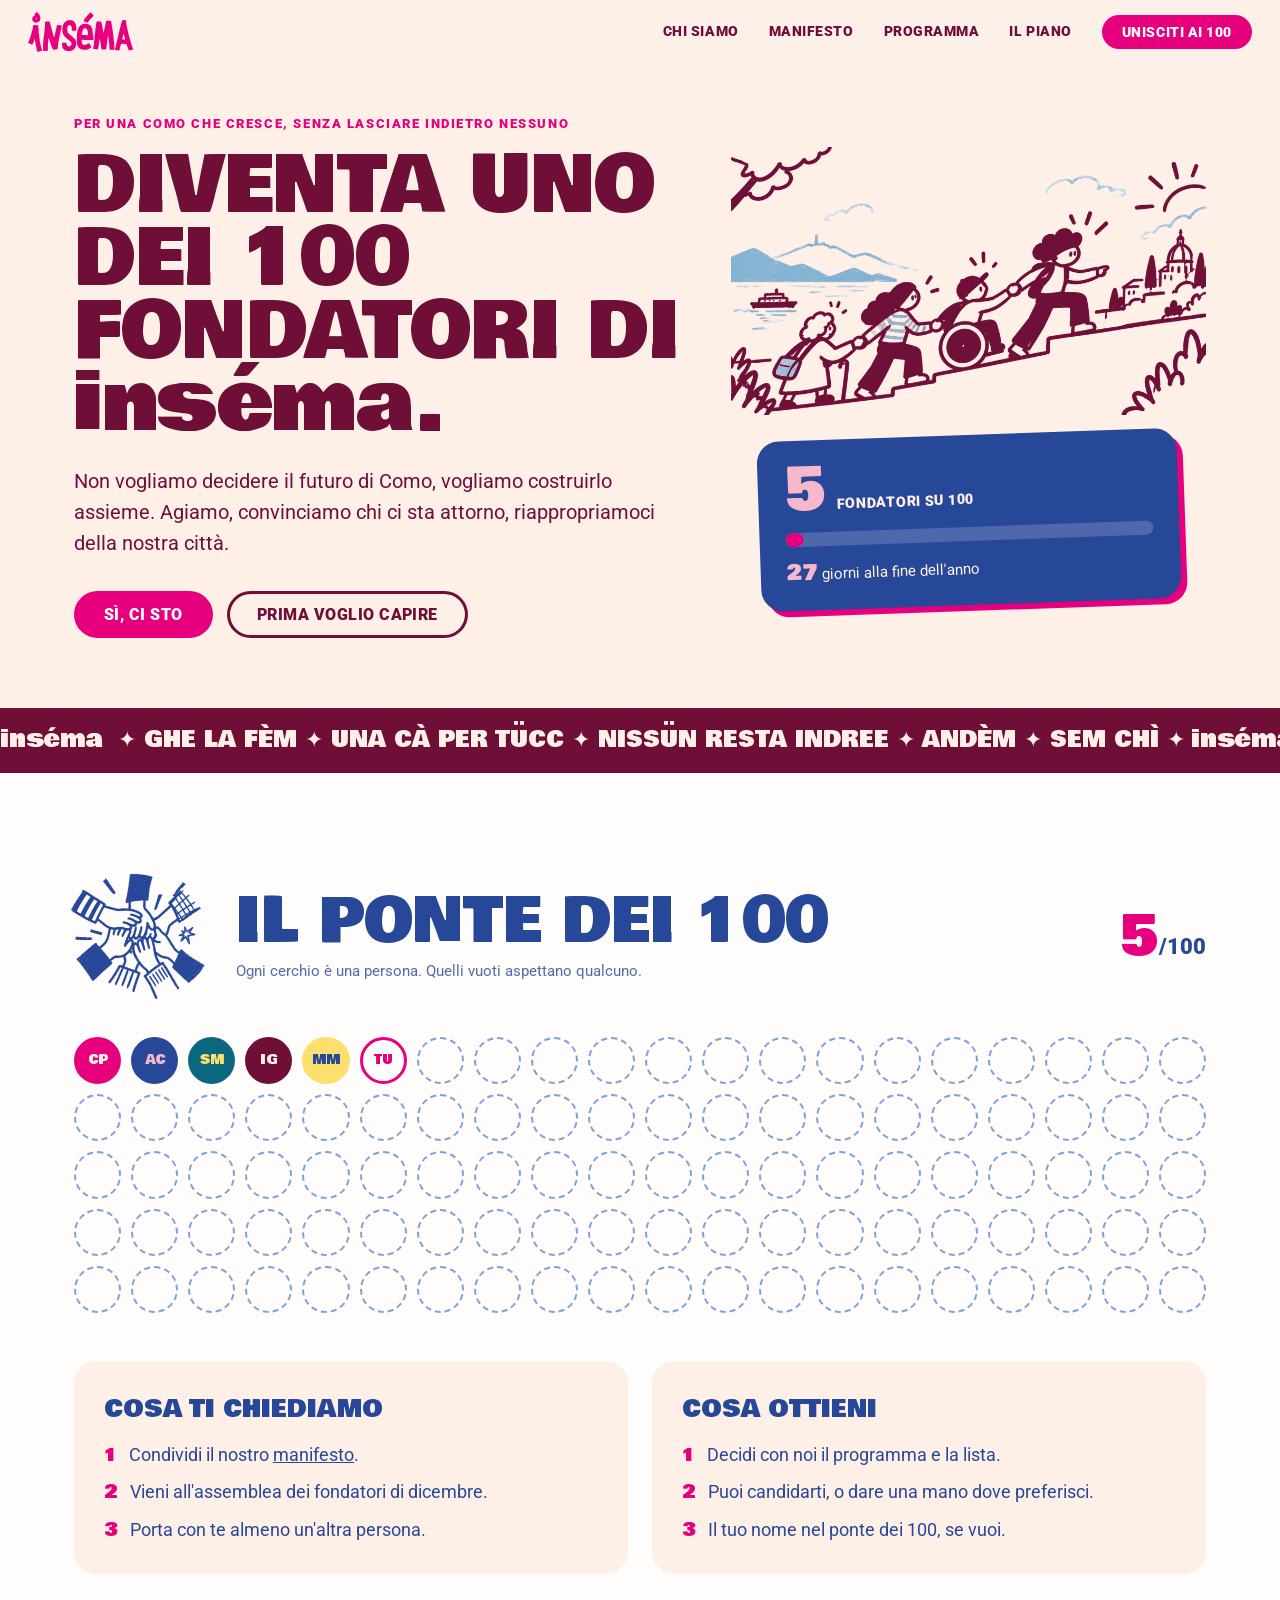
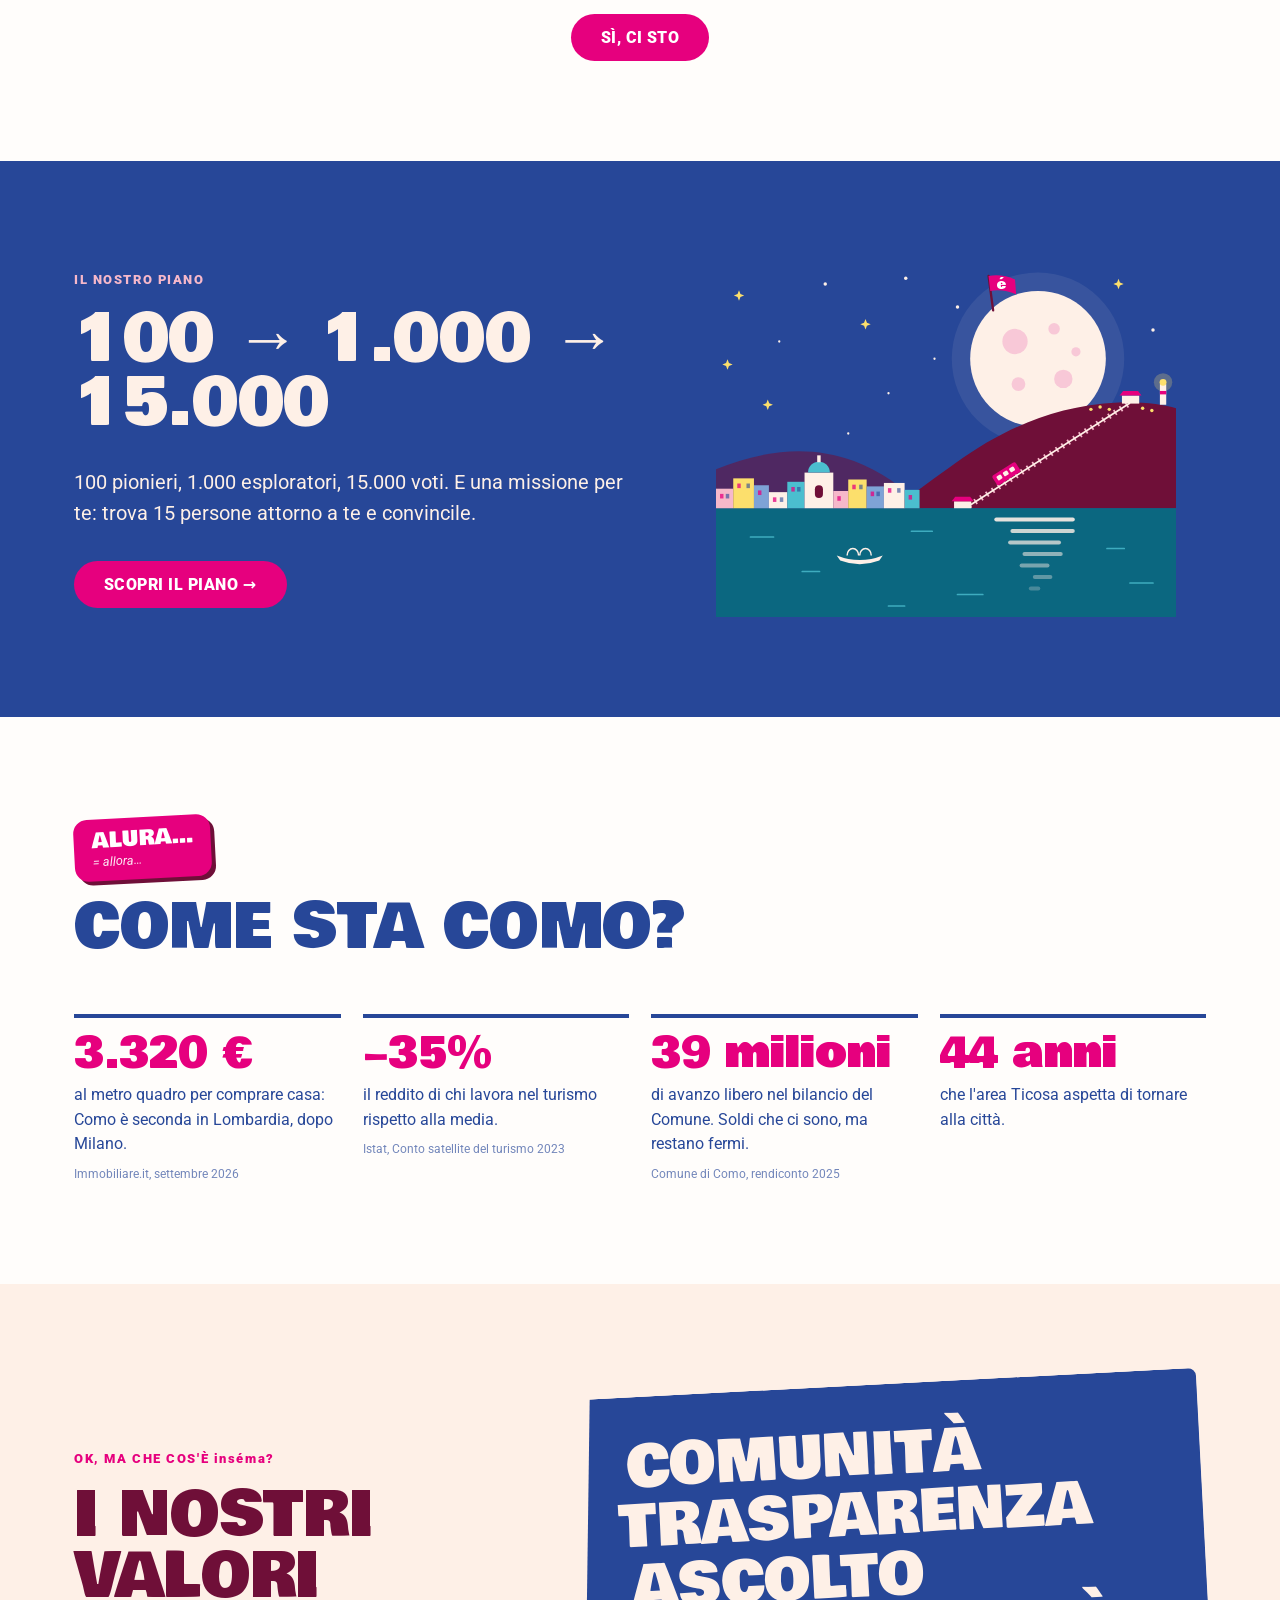
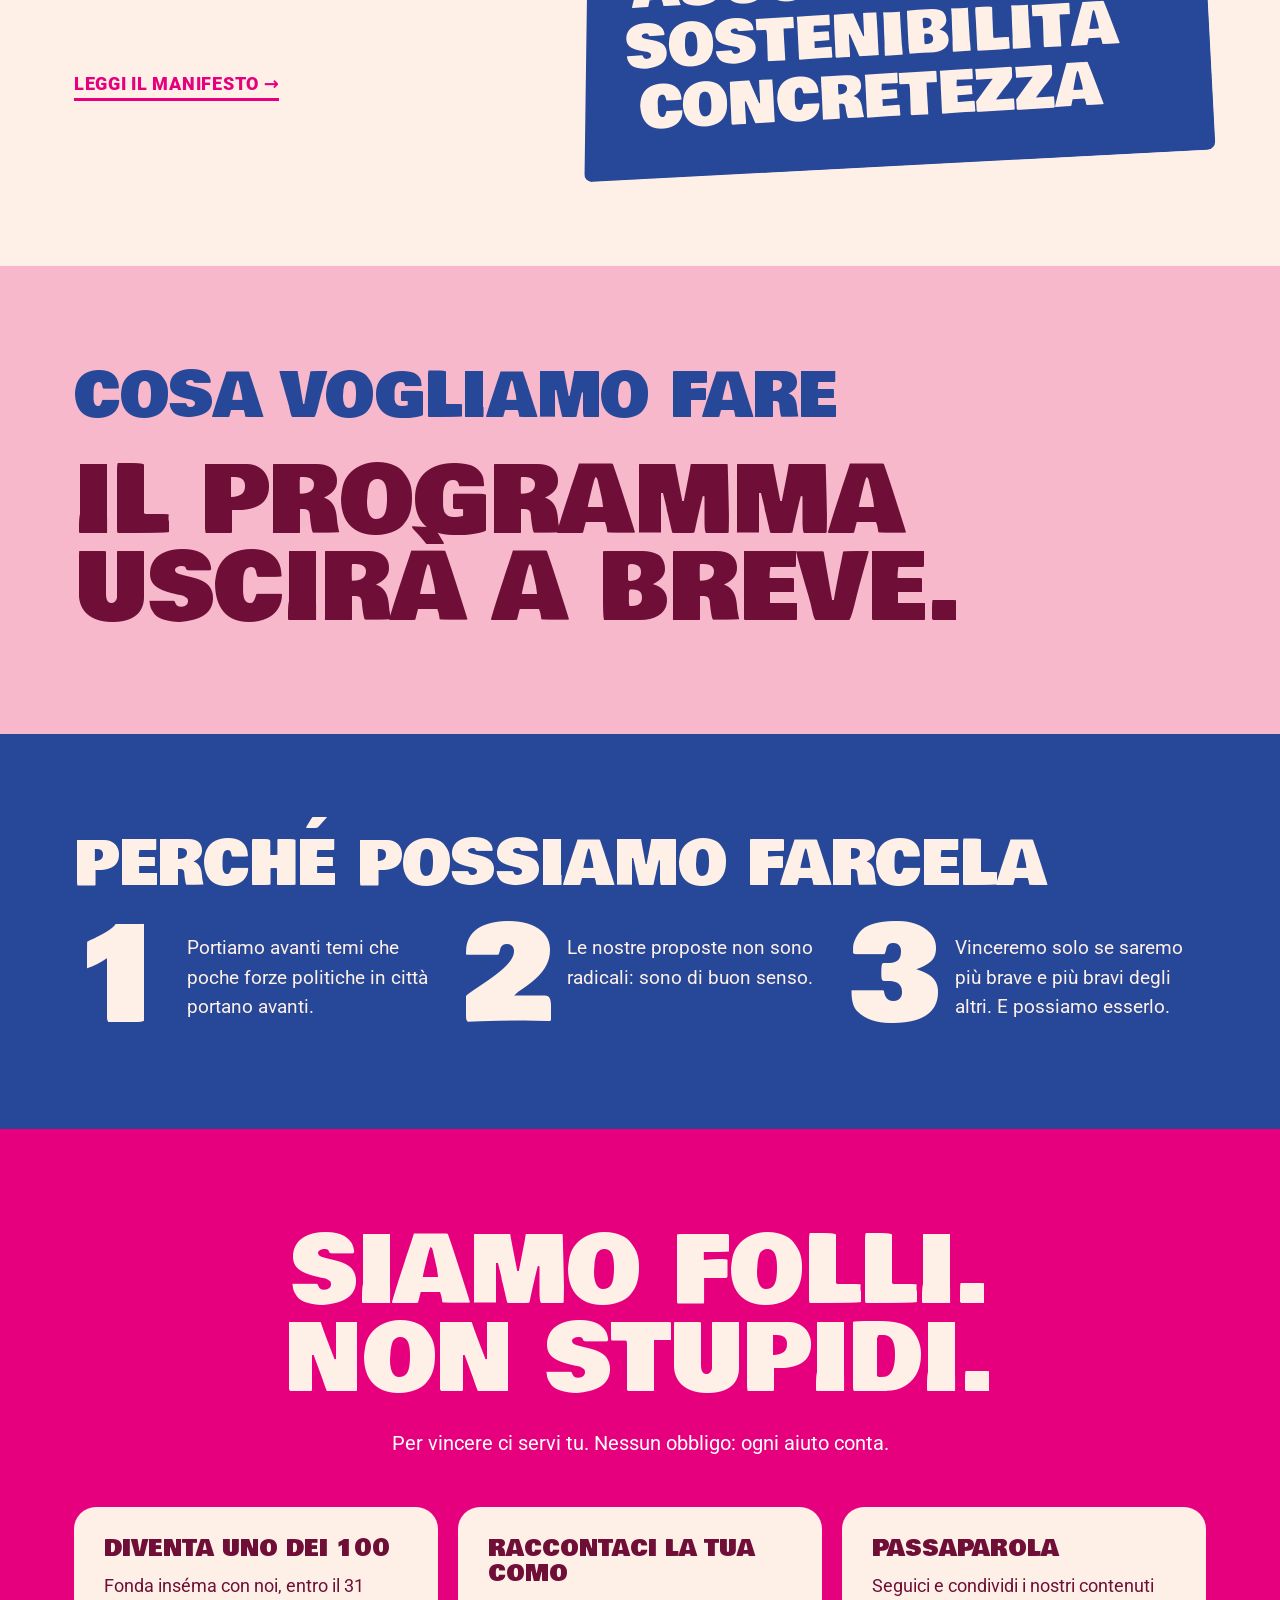
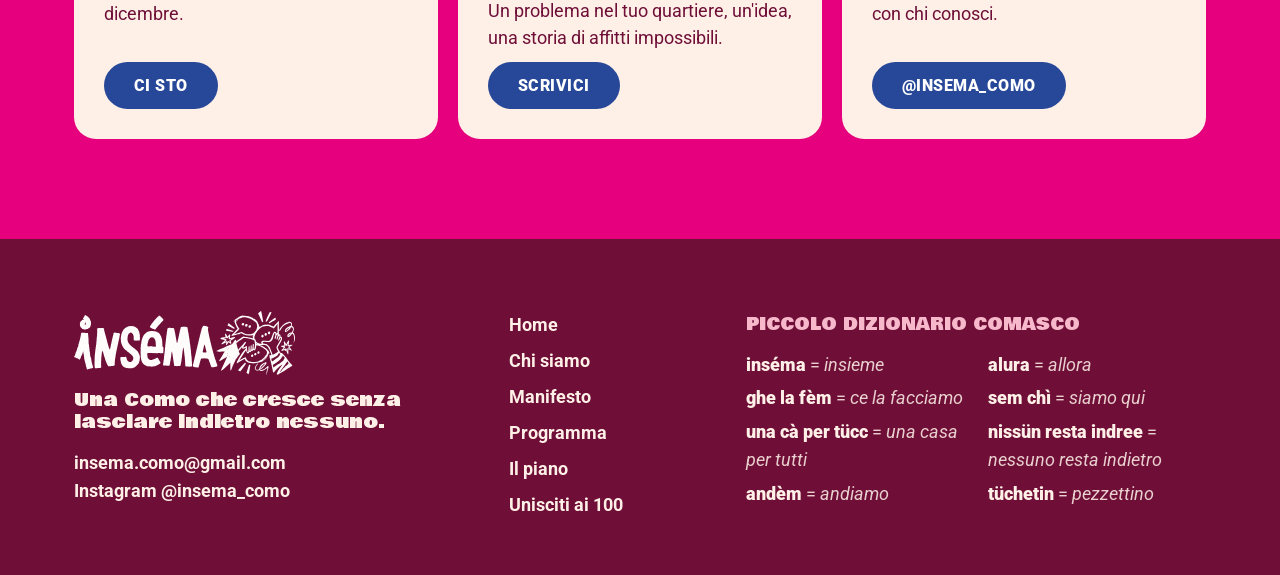
<file: index.html>
<!DOCTYPE html>
<html lang="it">
<head>
<meta charset="UTF-8">
<meta name="viewport" content="width=device-width, initial-scale=1.0">
<title>inséma · Per una Como che cresce</title>
<meta name="description" content="inséma: per una Como che cresce, senza lasciare indietro nessuno.">
<link rel="icon" href="img/logo/favicon.svg" type="image/svg+xml">
<link rel="preconnect" href="https://fonts.googleapis.com">
<link rel="preconnect" href="https://fonts.gstatic.com" crossorigin>
<link href="https://fonts.googleapis.com/css2?family=Bowlby+One&family=Roboto:ital,wght@0,400;0,500;0,700;0,900;1,400&display=swap" rel="stylesheet">
<link rel="stylesheet" href="style.css?v=202611271200">
</head>
<!-- I testi di questa pagina sono in testi.js -->
<body data-page="home">
<div id="app"></div>
<noscript>Per vedere il sito attiva JavaScript.</noscript>
<script src="testi.js?v=202611271200"></script>
<script src="app.js?v=202611271200"></script>
</body>
</html>
</file>
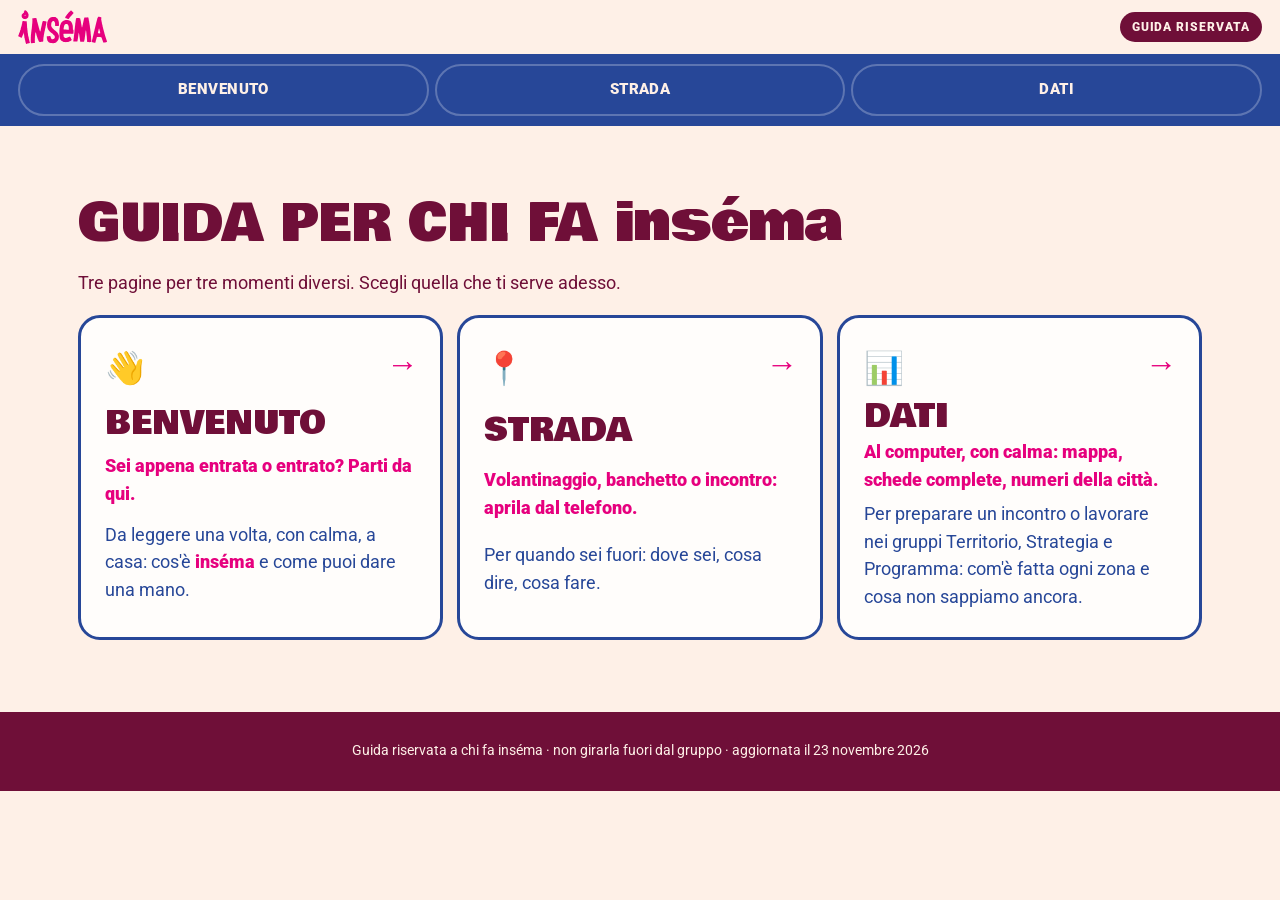
<file: guida-a19949a1/index.html>
<!DOCTYPE html>
<html lang="it">
<head>
<meta charset="UTF-8">
<meta name="viewport" content="width=device-width, initial-scale=1.0">
<meta name="robots" content="noindex, nofollow, noarchive">
<title>Guida per chi fa inséma</title>
<link rel="icon" href="../img/logo/favicon.svg" type="image/svg+xml">
<link rel="preconnect" href="https://fonts.googleapis.com">
<link rel="preconnect" href="https://fonts.gstatic.com" crossorigin>
<link href="https://fonts.googleapis.com/css2?family=Bowlby+One&family=Roboto:ital,wght@0,400;0,700;0,900;1,400&display=swap" rel="stylesheet">
<link rel="stylesheet" href="../style.css?v=202611251700">
<link rel="stylesheet" href="guida.css?v=202611251700">
</head>
<!-- Guida riservata. Dati e testi in dati.js -->
<body class="guida" data-guida="ingresso">
<div id="app"></div>
<noscript>Per vedere la guida attiva JavaScript.</noscript>
<script src="dati.js?v=202611251700"></script>
<script src="guida.js?v=202611251700"></script>
</body></html>
</file>
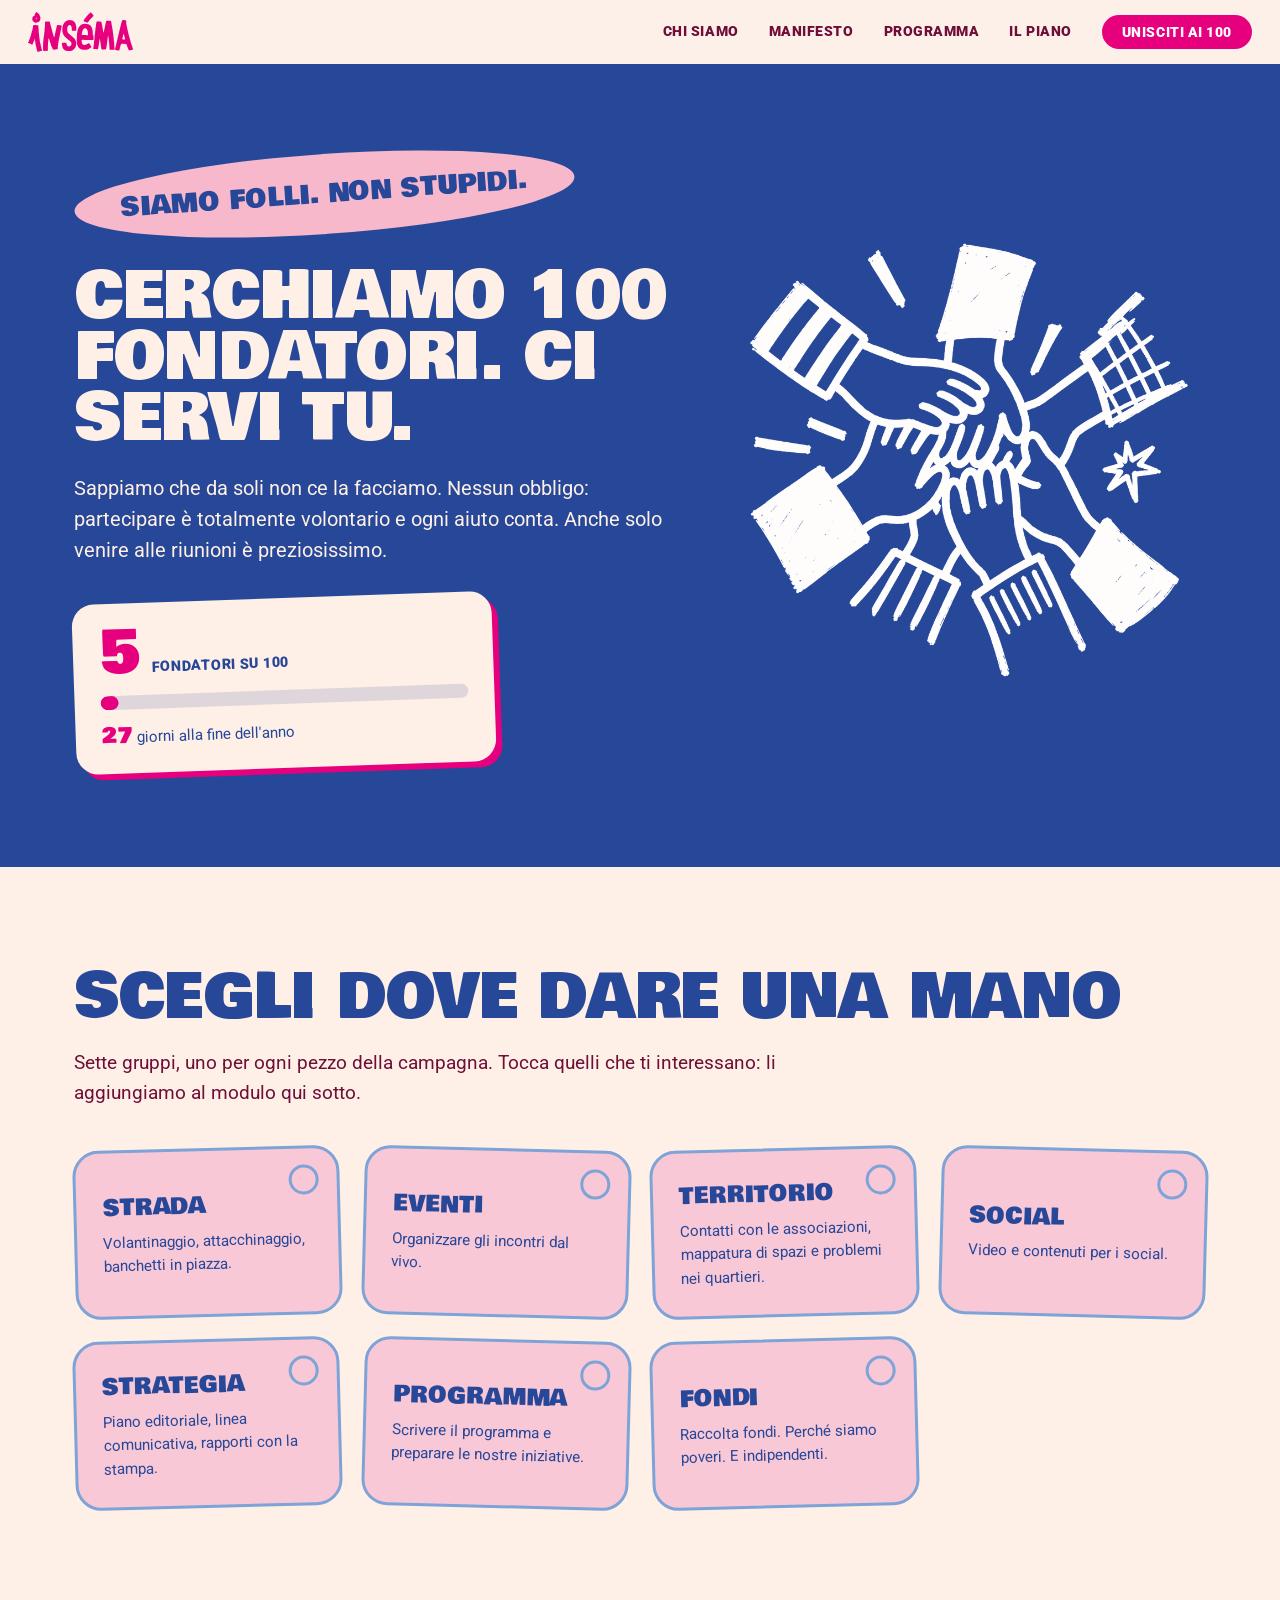
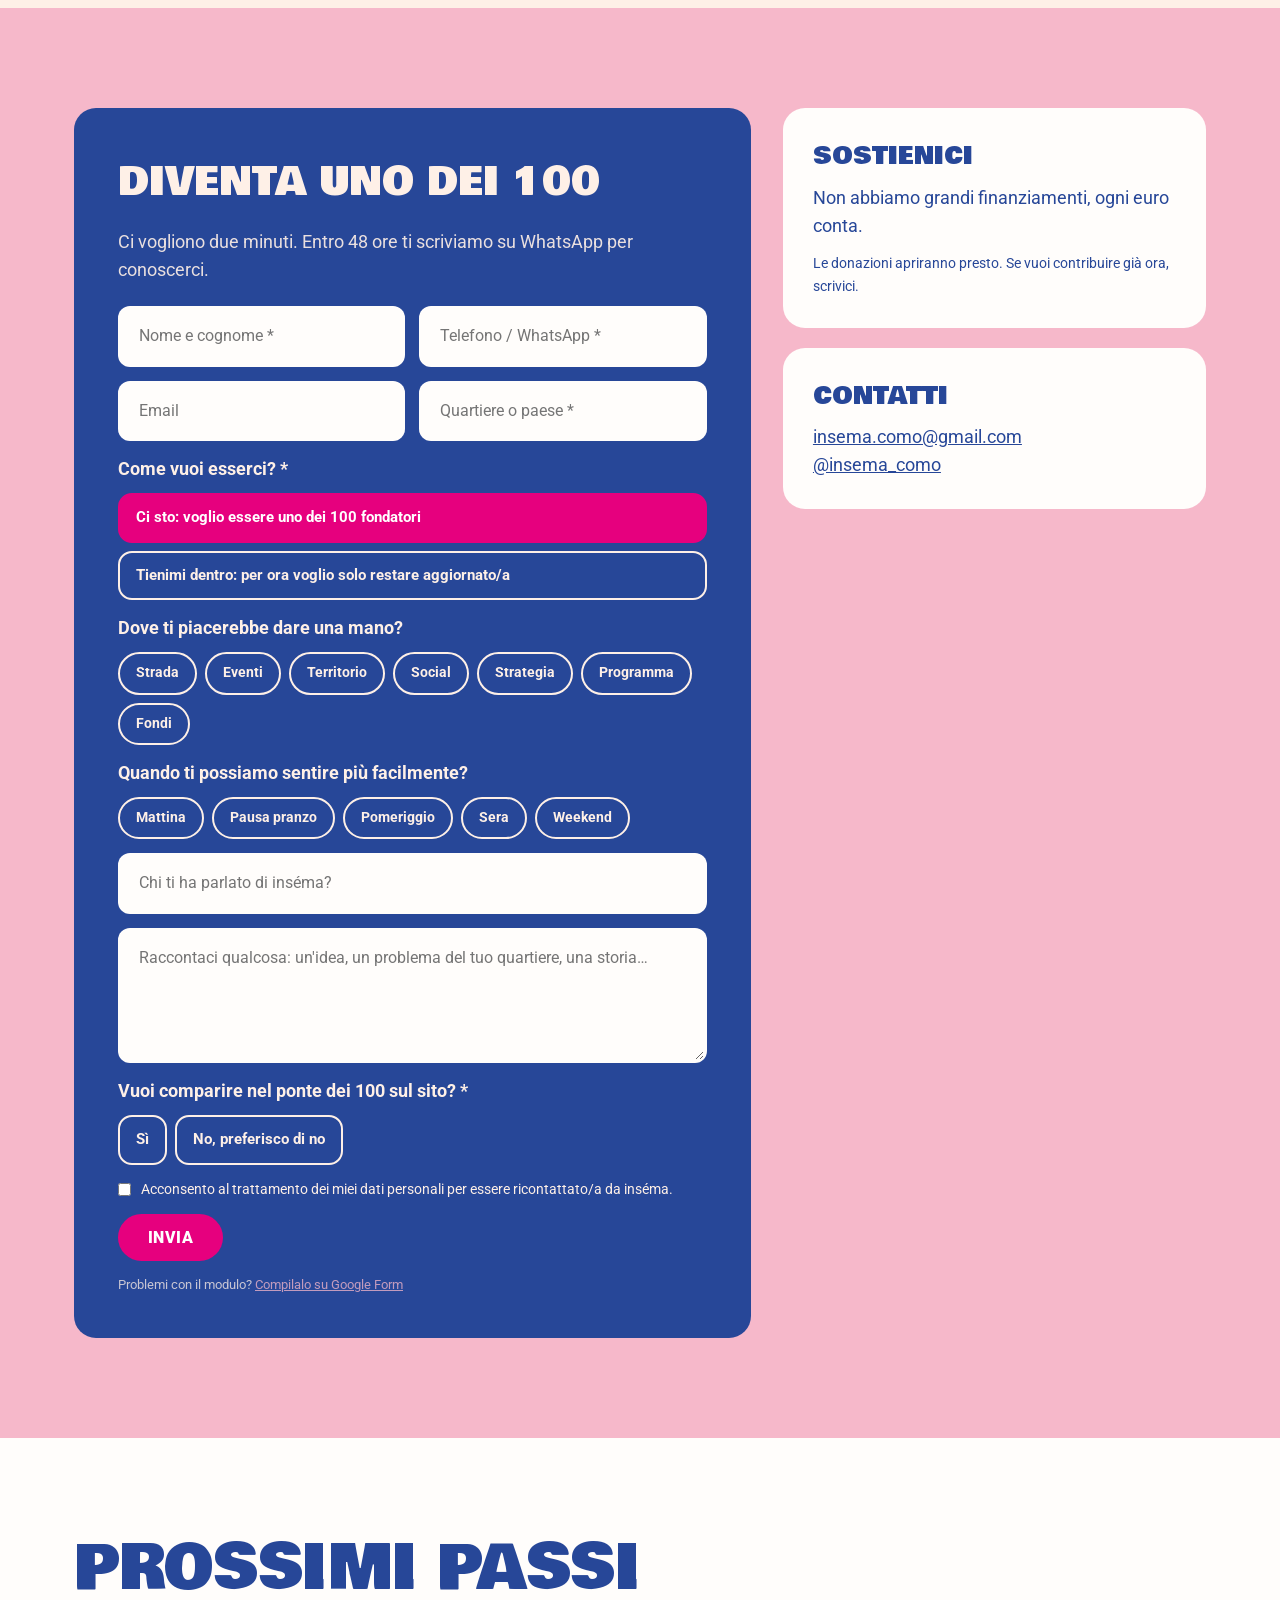
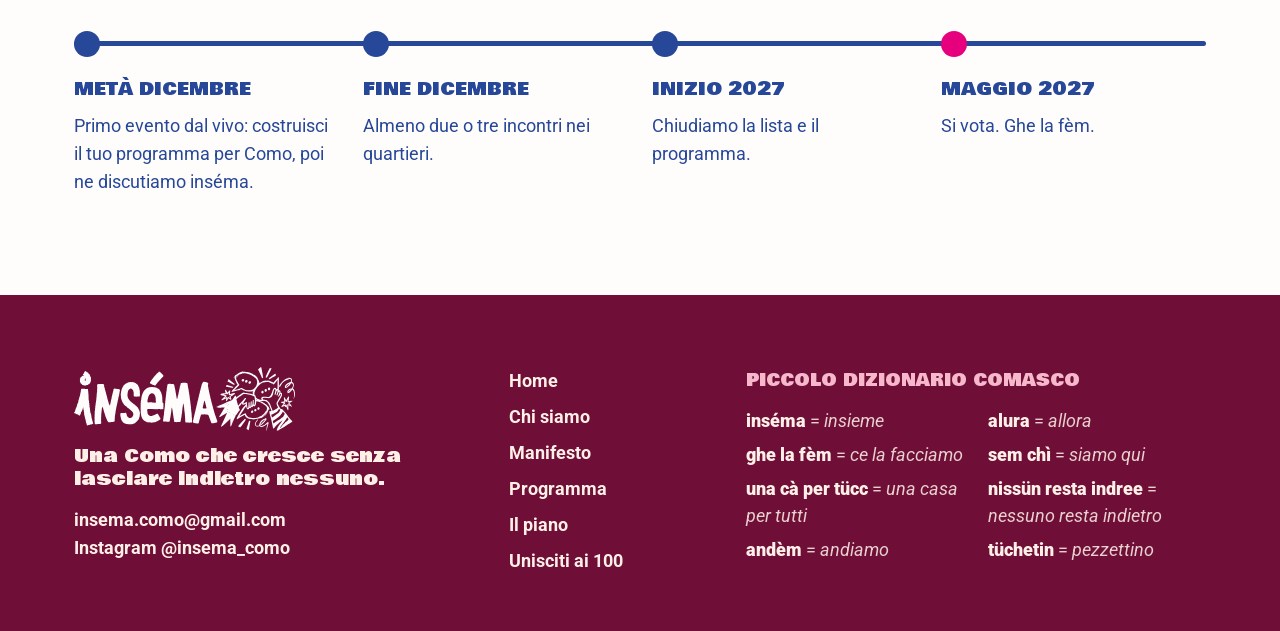
<file: aiutaci.html>
<!DOCTYPE html>
<html lang="it">
<head>
<meta charset="UTF-8">
<meta name="viewport" content="width=device-width, initial-scale=1.0">
<title>Aiutaci · inséma</title>
<meta name="description" content="inséma: per una Como che cresce, senza lasciare indietro nessuno.">
<link rel="icon" href="img/logo/favicon.svg" type="image/svg+xml">
<link rel="preconnect" href="https://fonts.googleapis.com">
<link rel="preconnect" href="https://fonts.gstatic.com" crossorigin>
<link href="https://fonts.googleapis.com/css2?family=Bowlby+One&family=Roboto:ital,wght@0,400;0,500;0,700;0,900;1,400&display=swap" rel="stylesheet">
<link rel="stylesheet" href="style.css?v=202611271200">
</head>
<!-- I testi di questa pagina sono in testi.js -->
<body data-page="aiutaci">
<div id="app"></div>
<noscript>Per vedere il sito attiva JavaScript.</noscript>
<script src="testi.js?v=202611271200"></script>
<script src="app.js?v=202611271200"></script>
</body>
</html>
</file>
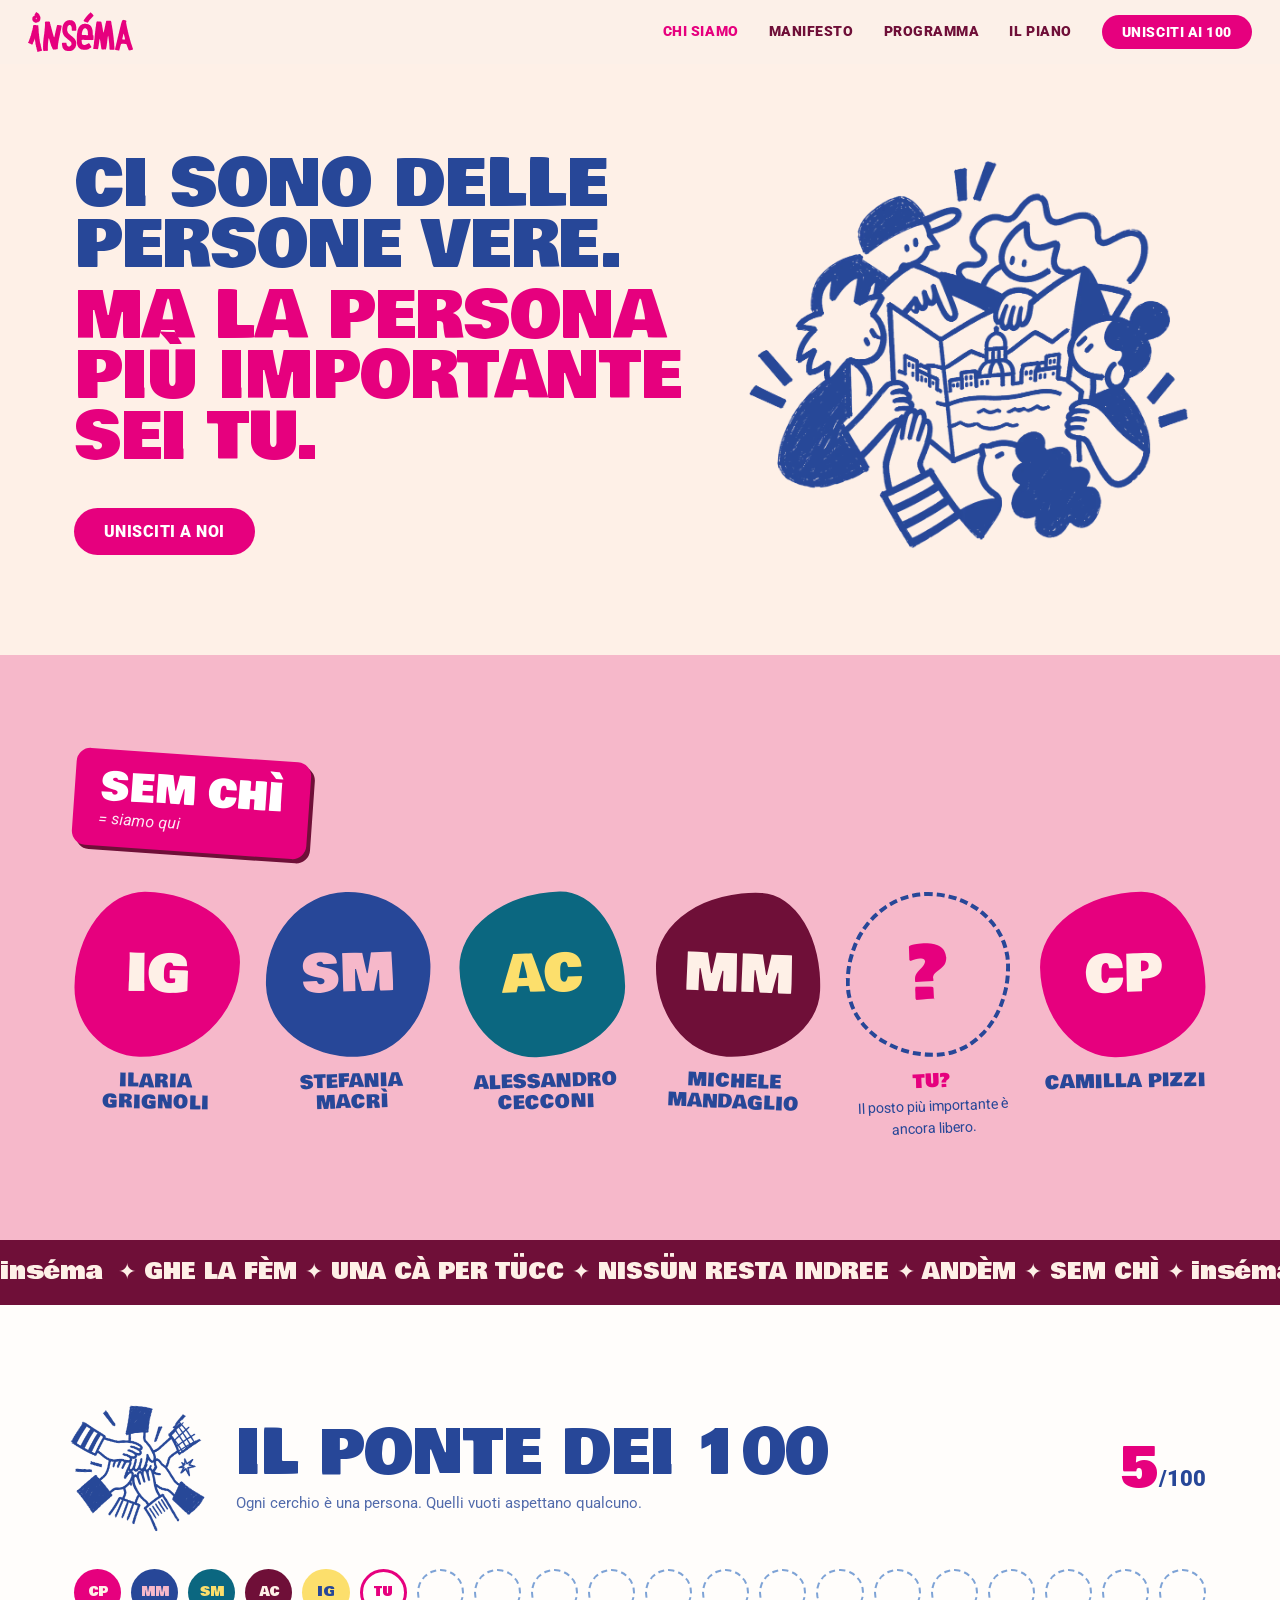
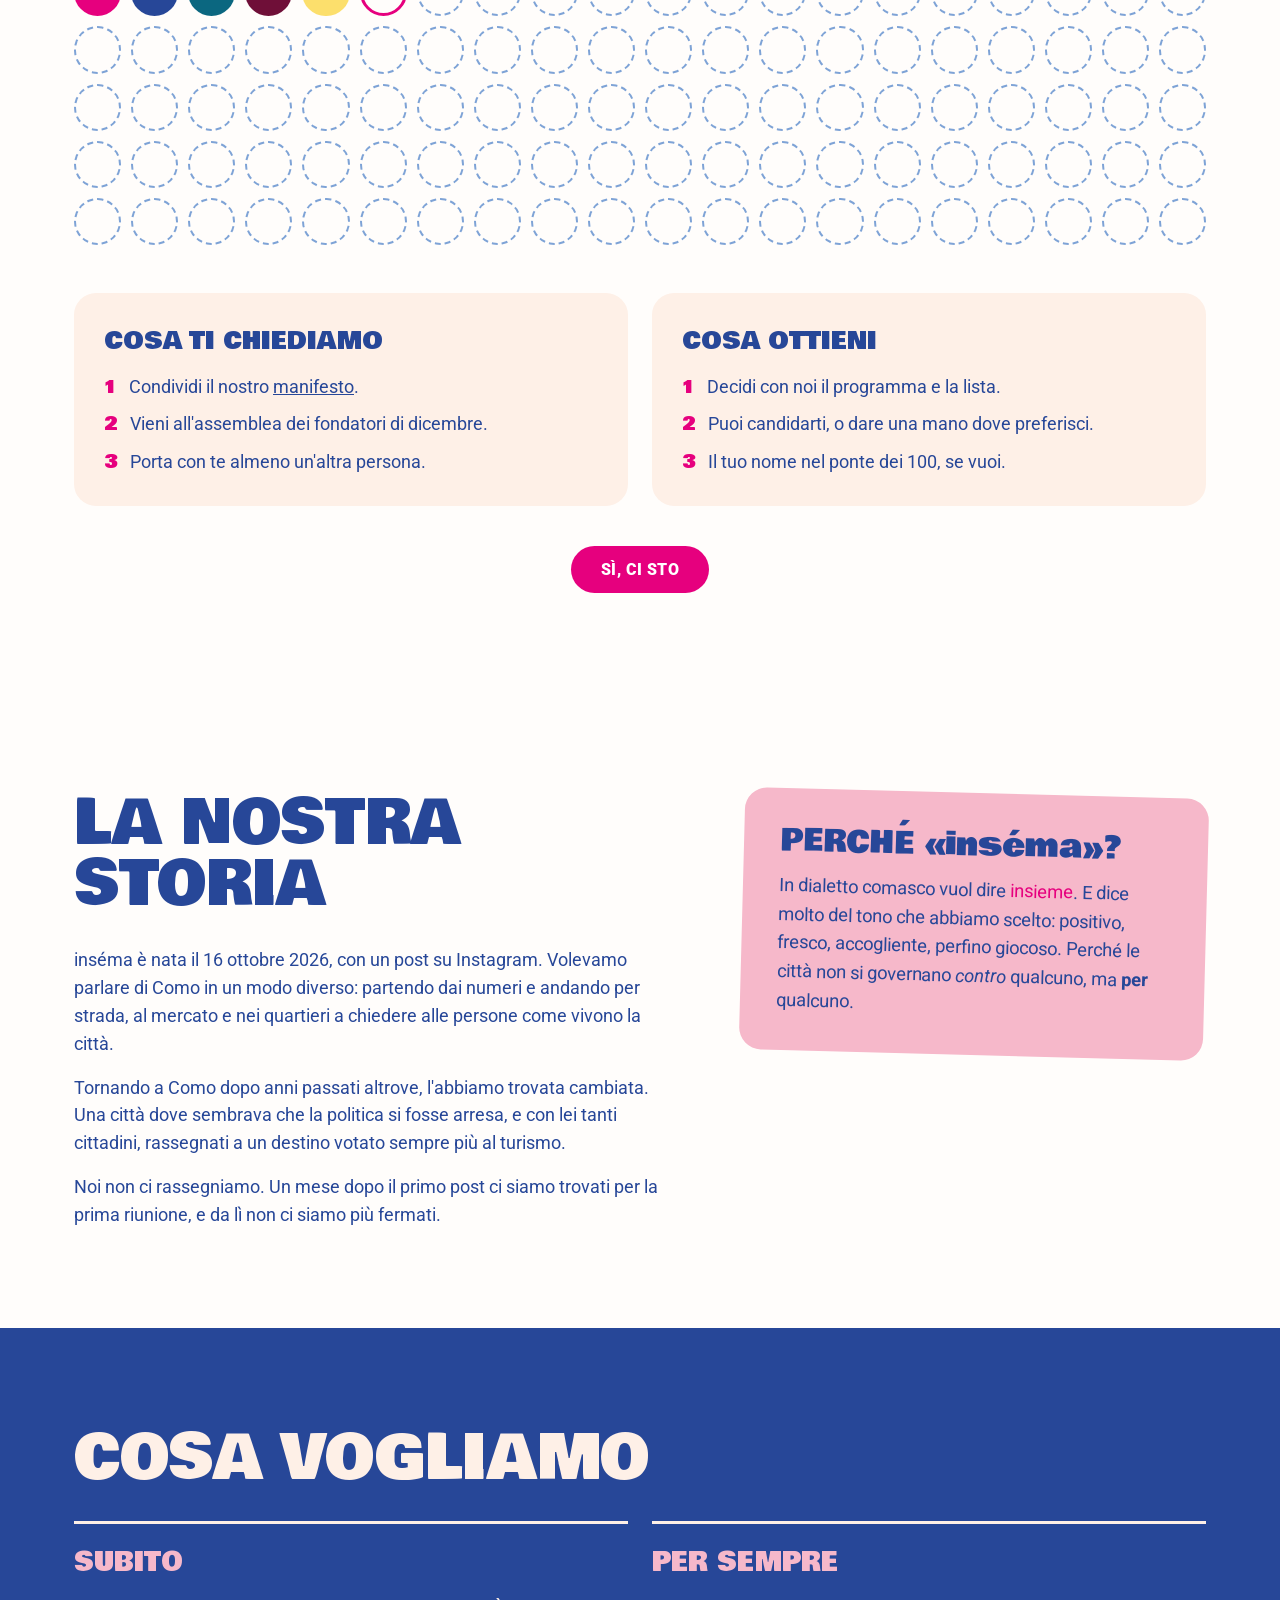
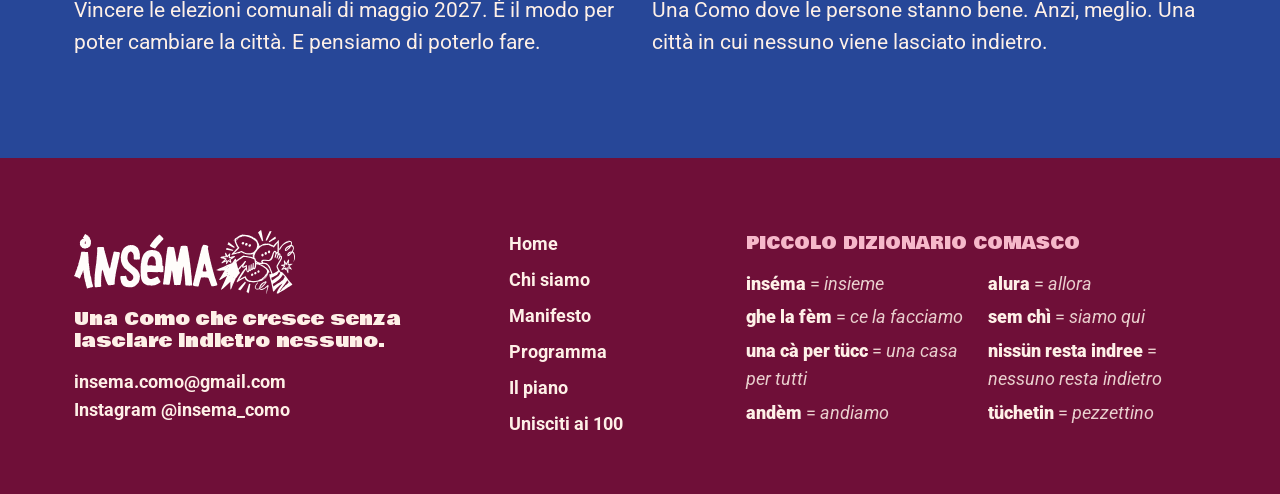
<file: chi-siamo.html>
<!DOCTYPE html>
<html lang="it">
<head>
<meta charset="UTF-8">
<meta name="viewport" content="width=device-width, initial-scale=1.0">
<title>Chi siamo · inséma</title>
<meta name="description" content="inséma: per una Como che cresce, senza lasciare indietro nessuno.">
<link rel="icon" href="img/logo/favicon.svg" type="image/svg+xml">
<link rel="preconnect" href="https://fonts.googleapis.com">
<link rel="preconnect" href="https://fonts.gstatic.com" crossorigin>
<link href="https://fonts.googleapis.com/css2?family=Bowlby+One&family=Roboto:ital,wght@0,400;0,500;0,700;0,900;1,400&display=swap" rel="stylesheet">
<link rel="stylesheet" href="style.css?v=202611271200">
</head>
<!-- I testi di questa pagina sono in testi.js -->
<body data-page="chi-siamo">
<div id="app"></div>
<noscript>Per vedere il sito attiva JavaScript.</noscript>
<script src="testi.js?v=202611271200"></script>
<script src="app.js?v=202611271200"></script>
</body>
</html>
</file>
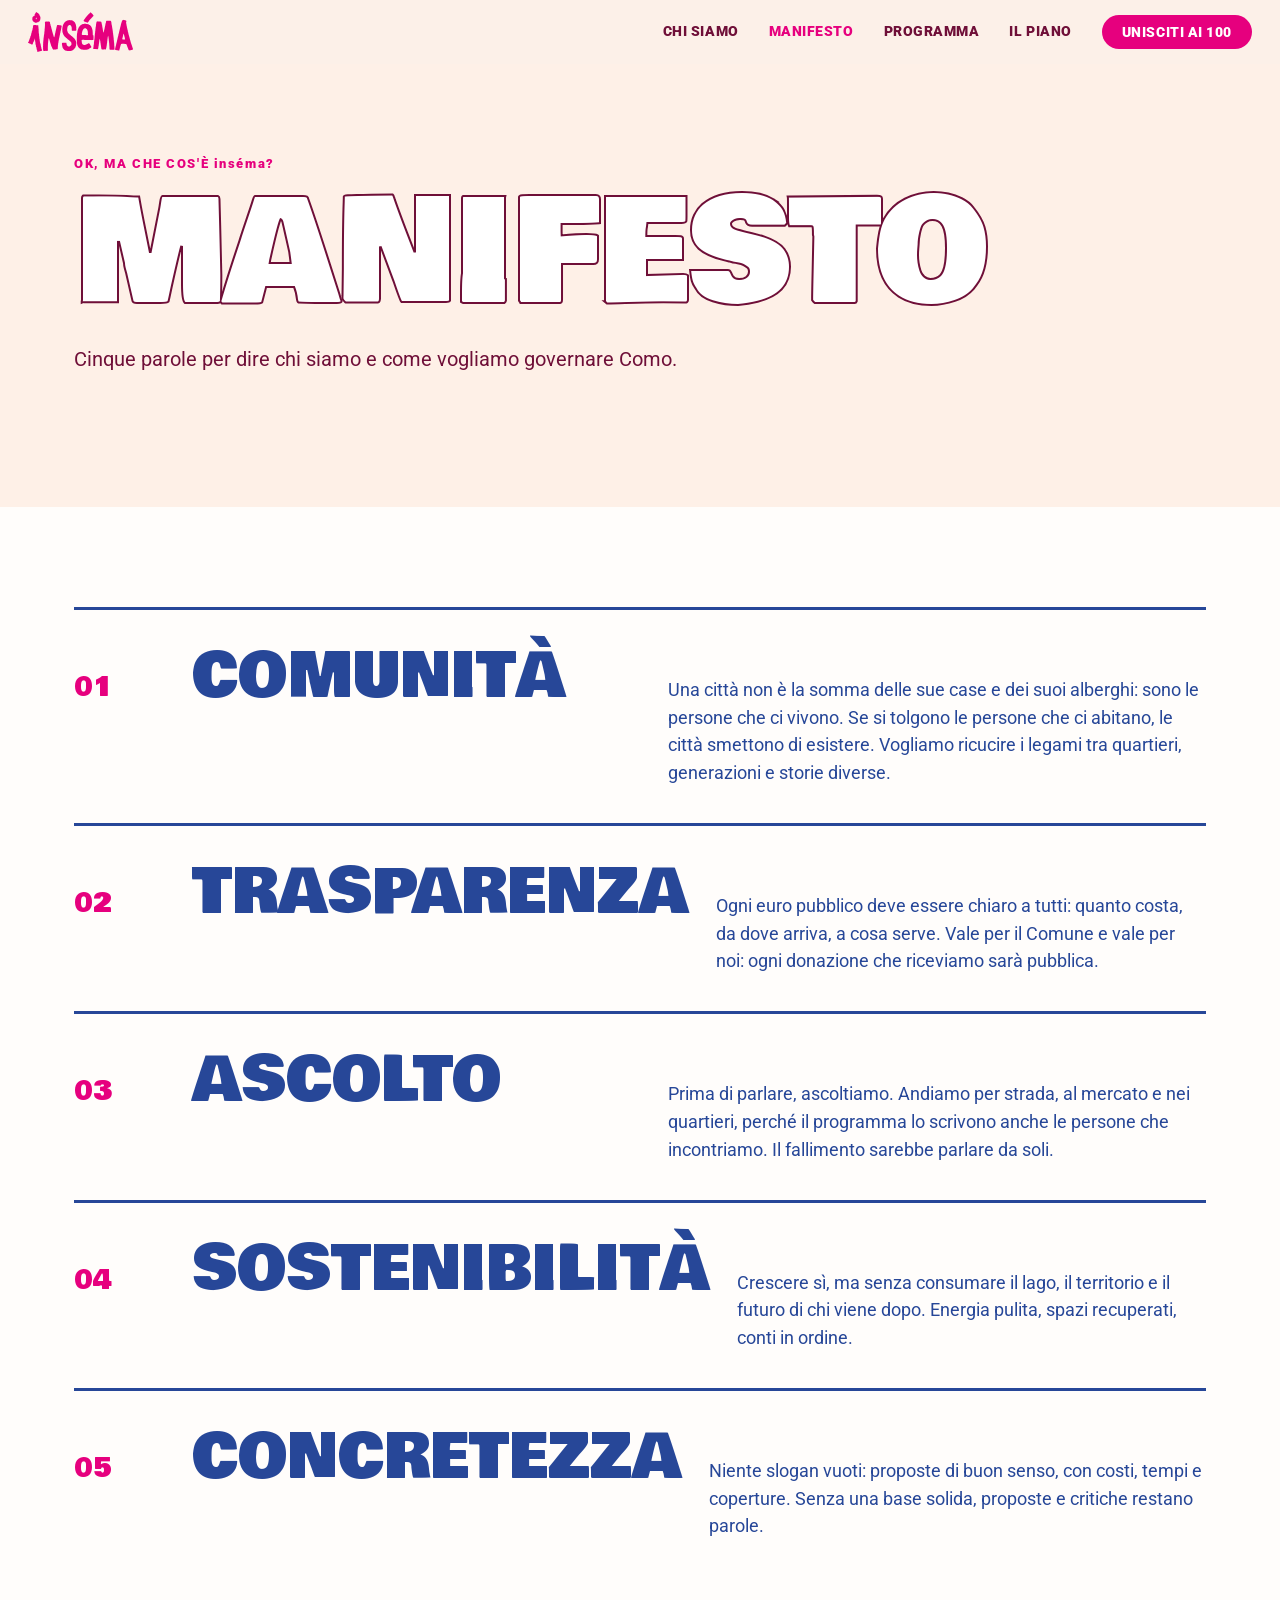
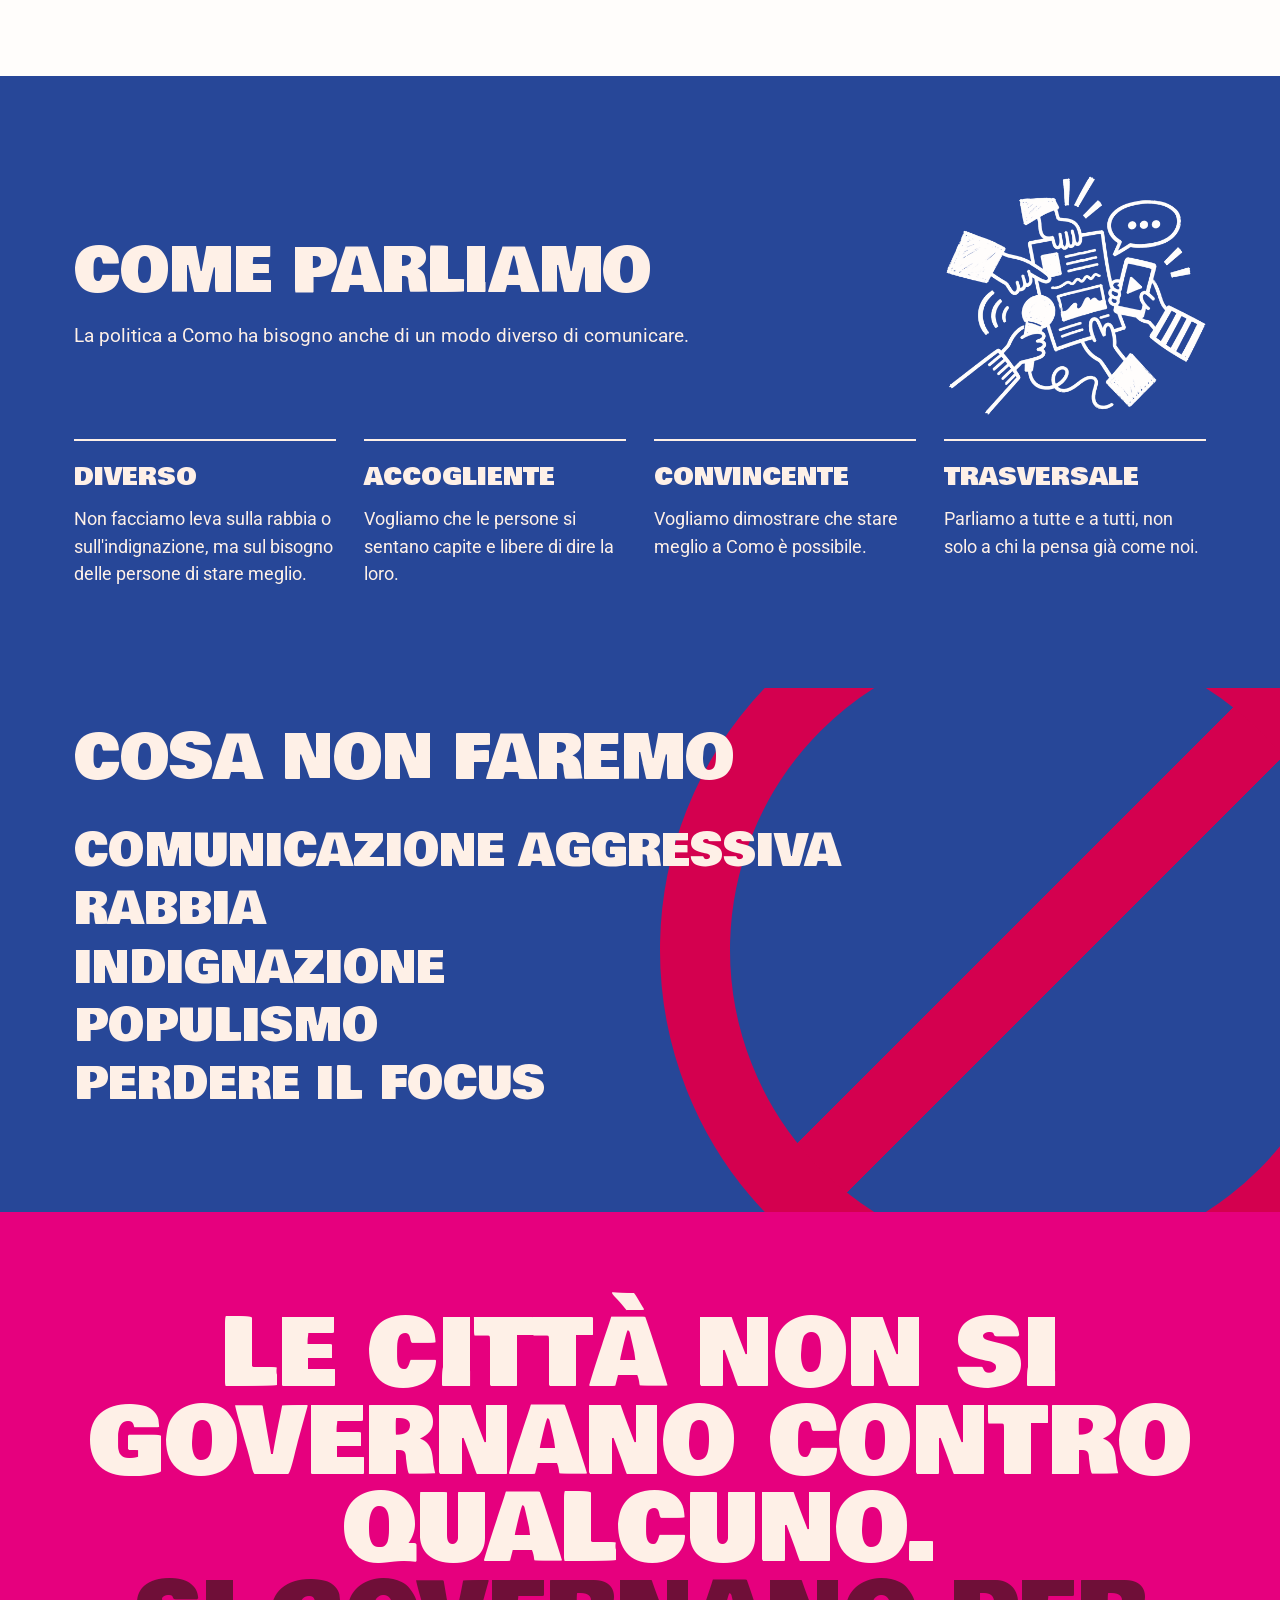
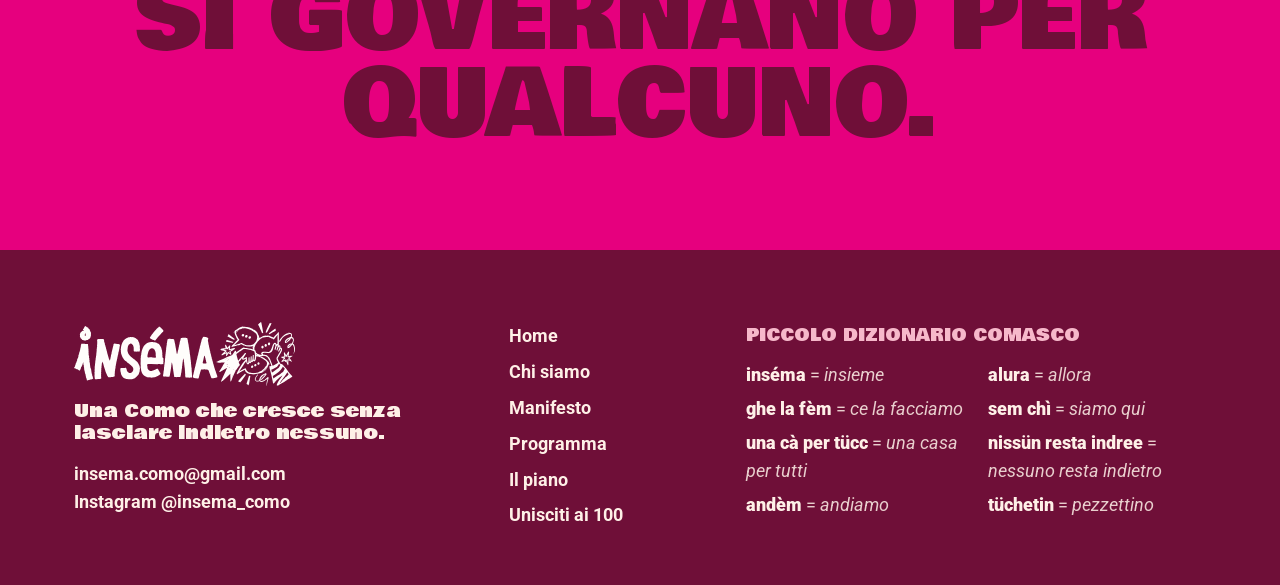
<file: manifesto.html>
<!DOCTYPE html>
<html lang="it">
<head>
<meta charset="UTF-8">
<meta name="viewport" content="width=device-width, initial-scale=1.0">
<title>Manifesto · inséma</title>
<meta name="description" content="inséma: per una Como che cresce, senza lasciare indietro nessuno.">
<link rel="icon" href="img/logo/favicon.svg" type="image/svg+xml">
<link rel="preconnect" href="https://fonts.googleapis.com">
<link rel="preconnect" href="https://fonts.gstatic.com" crossorigin>
<link href="https://fonts.googleapis.com/css2?family=Bowlby+One&family=Roboto:ital,wght@0,400;0,500;0,700;0,900;1,400&display=swap" rel="stylesheet">
<link rel="stylesheet" href="style.css?v=202611271200">
</head>
<!-- I testi di questa pagina sono in testi.js -->
<body data-page="manifesto">
<div id="app"></div>
<noscript>Per vedere il sito attiva JavaScript.</noscript>
<script src="testi.js?v=202611271200"></script>
<script src="app.js?v=202611271200"></script>
</body>
</html>
</file>
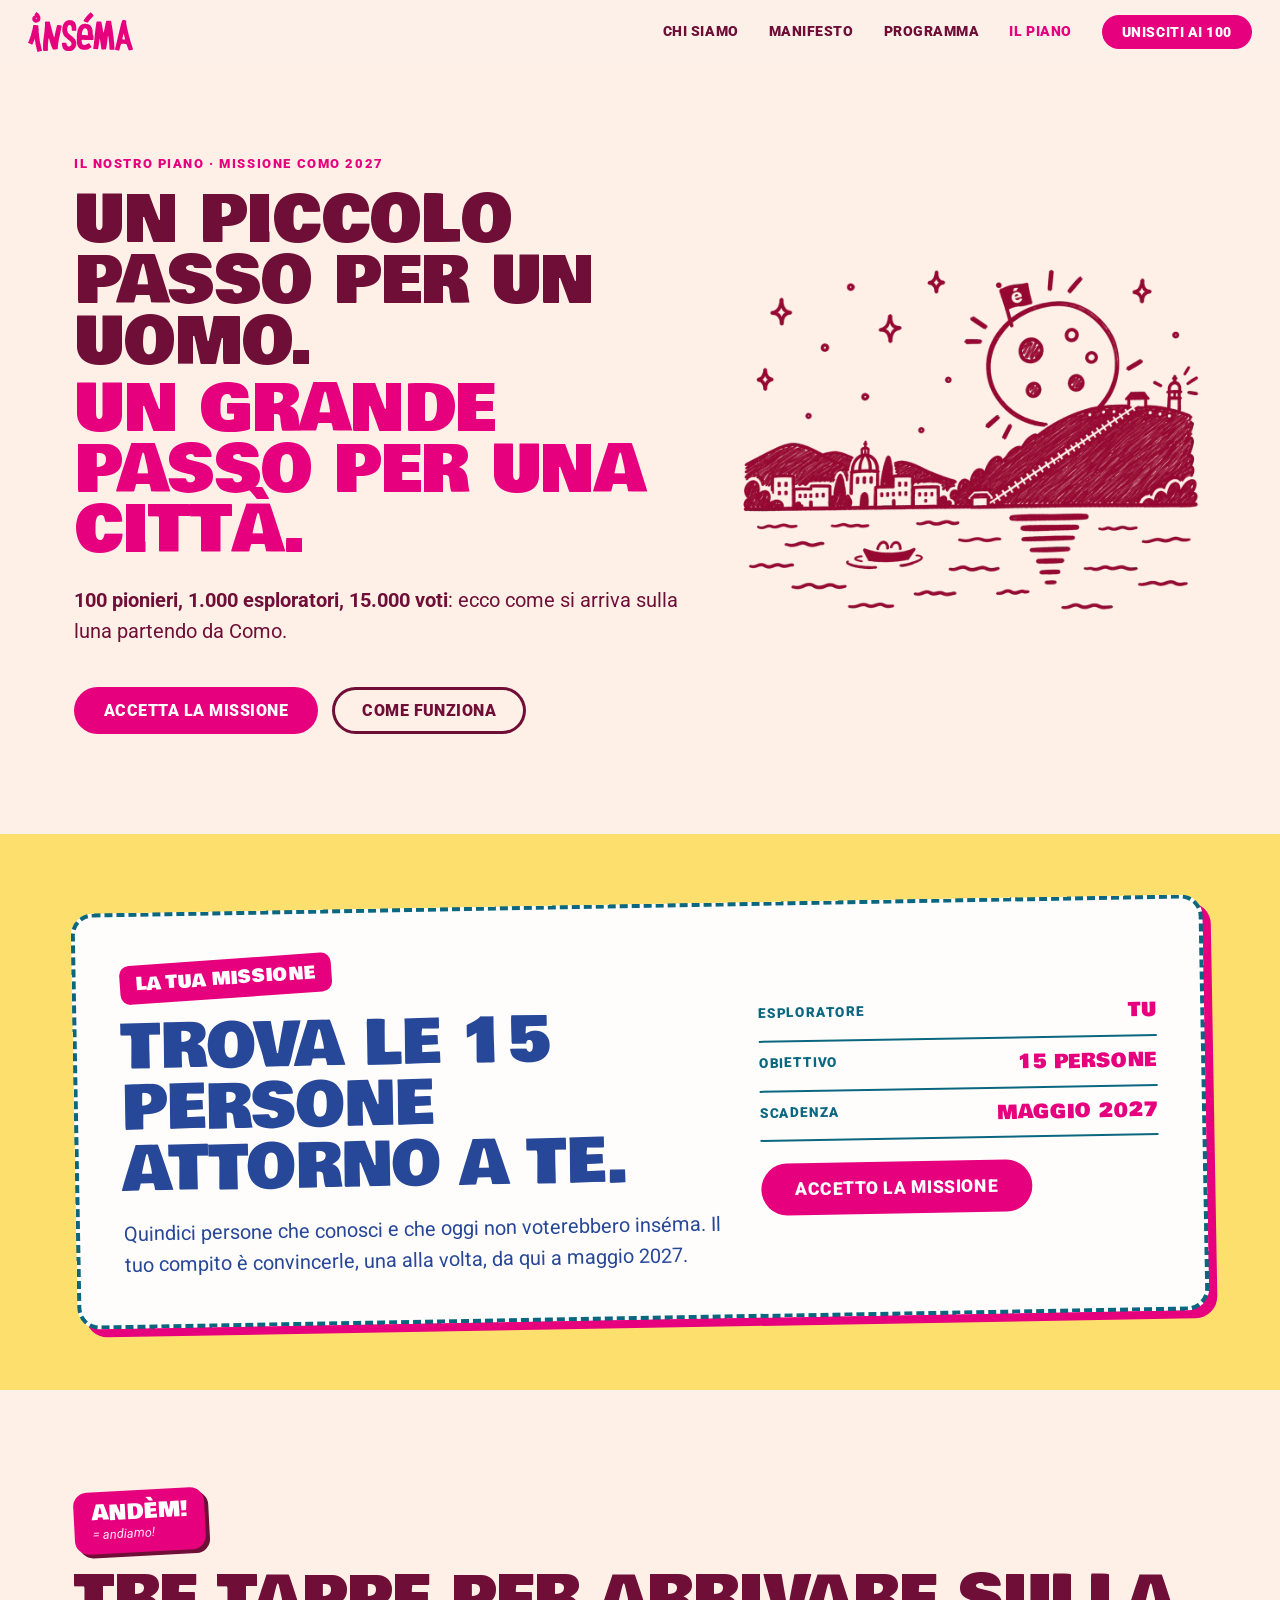
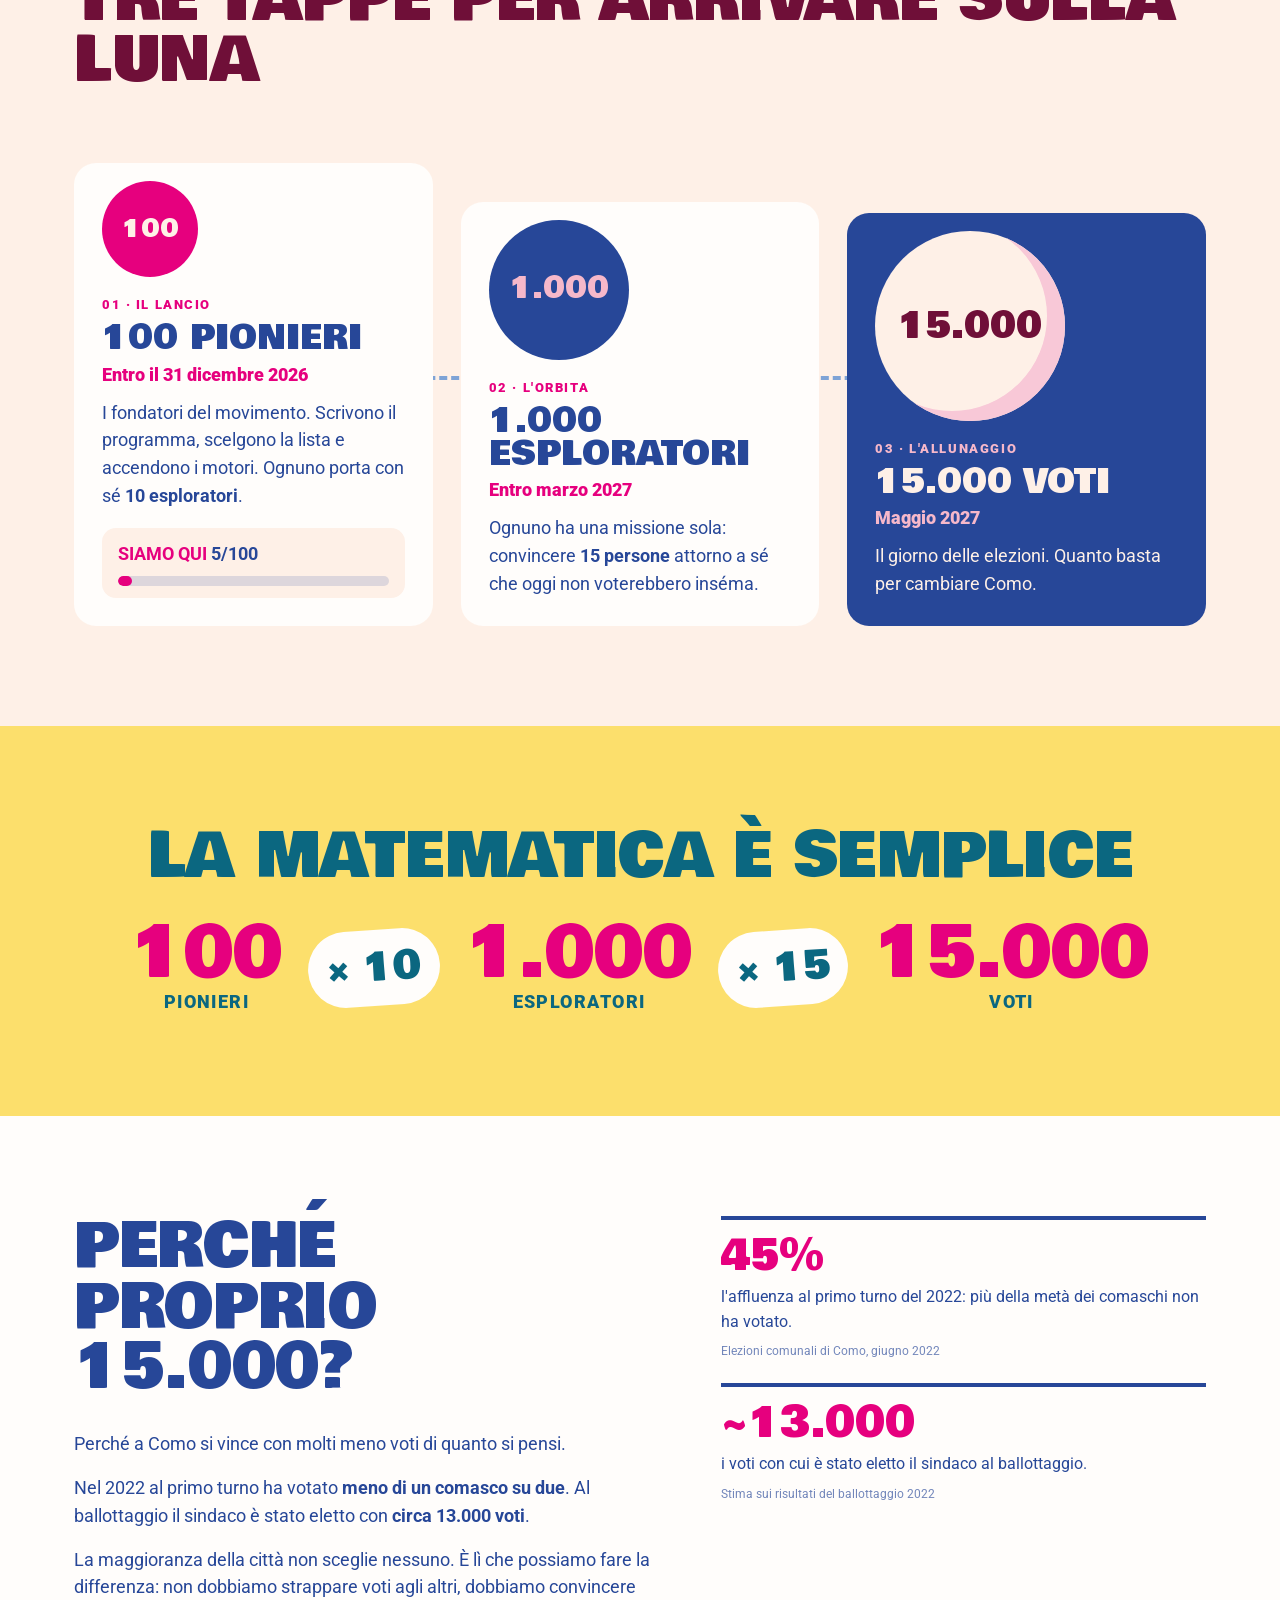
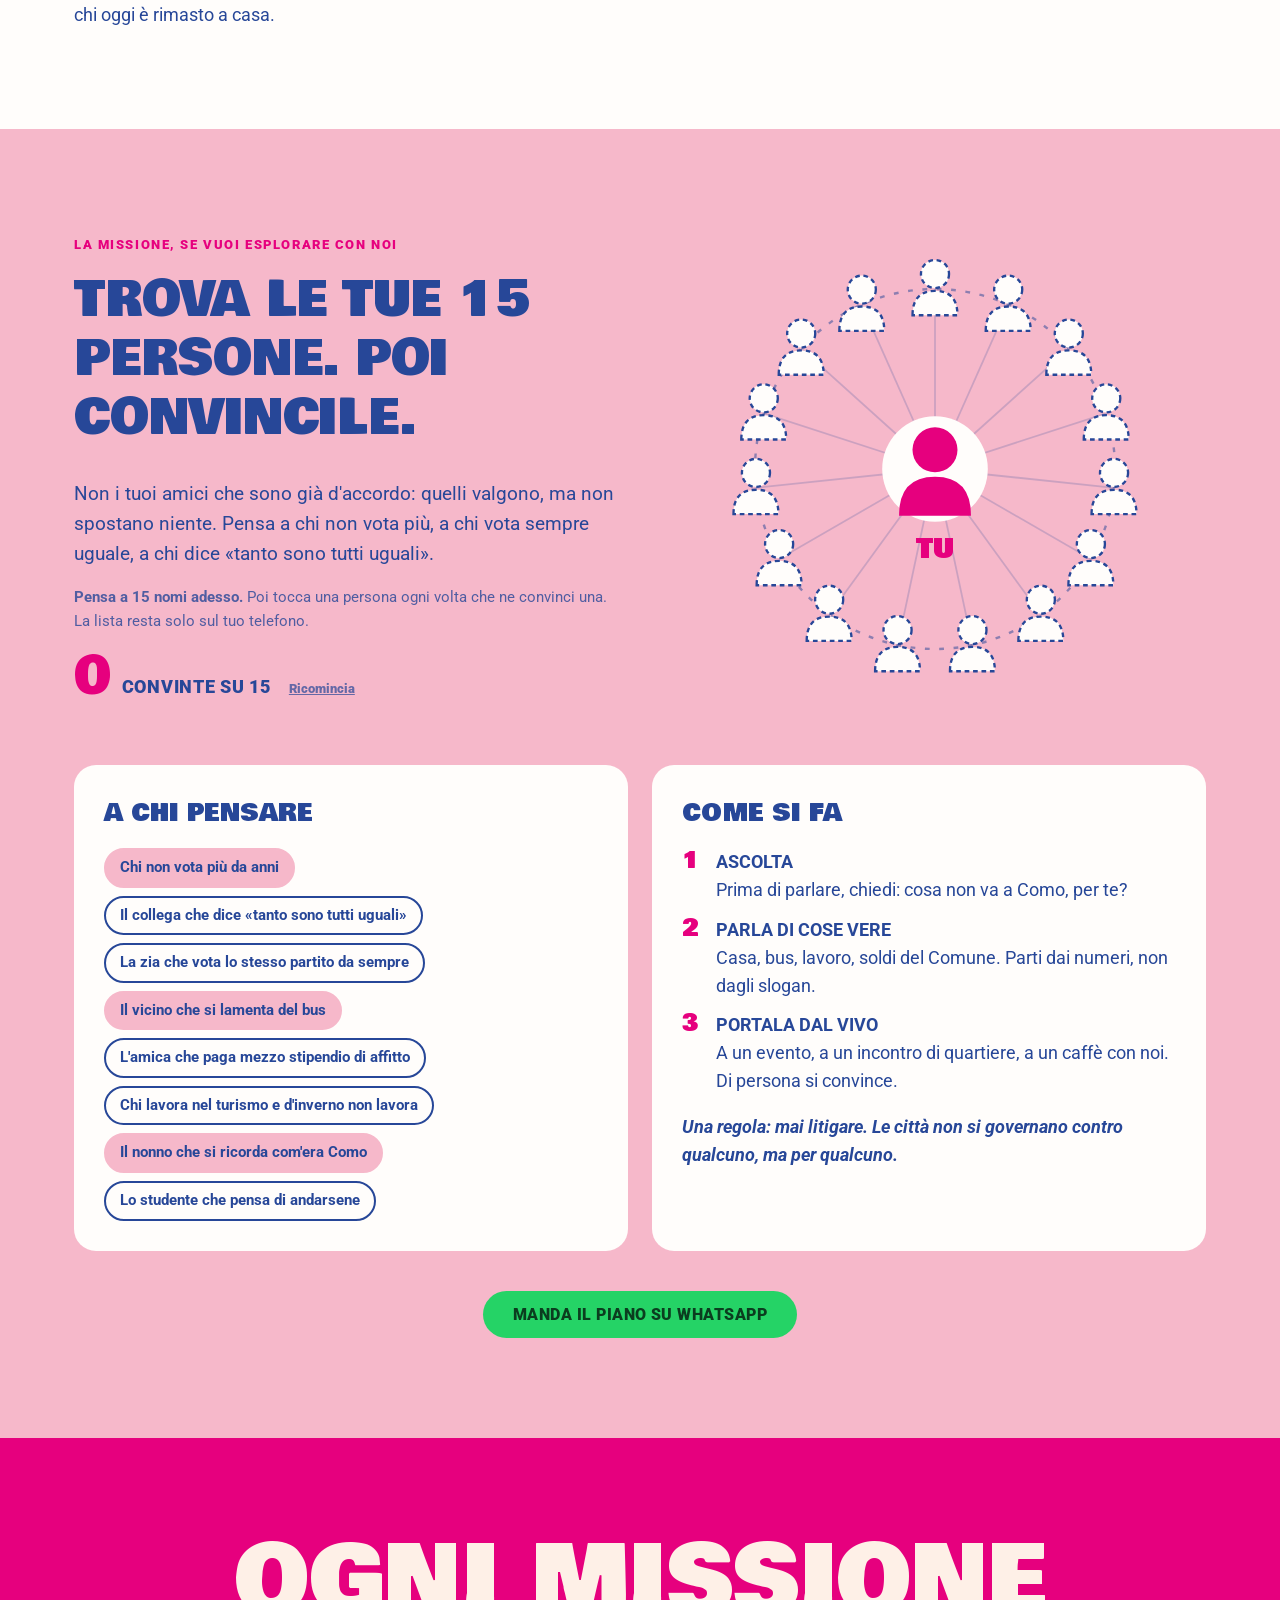
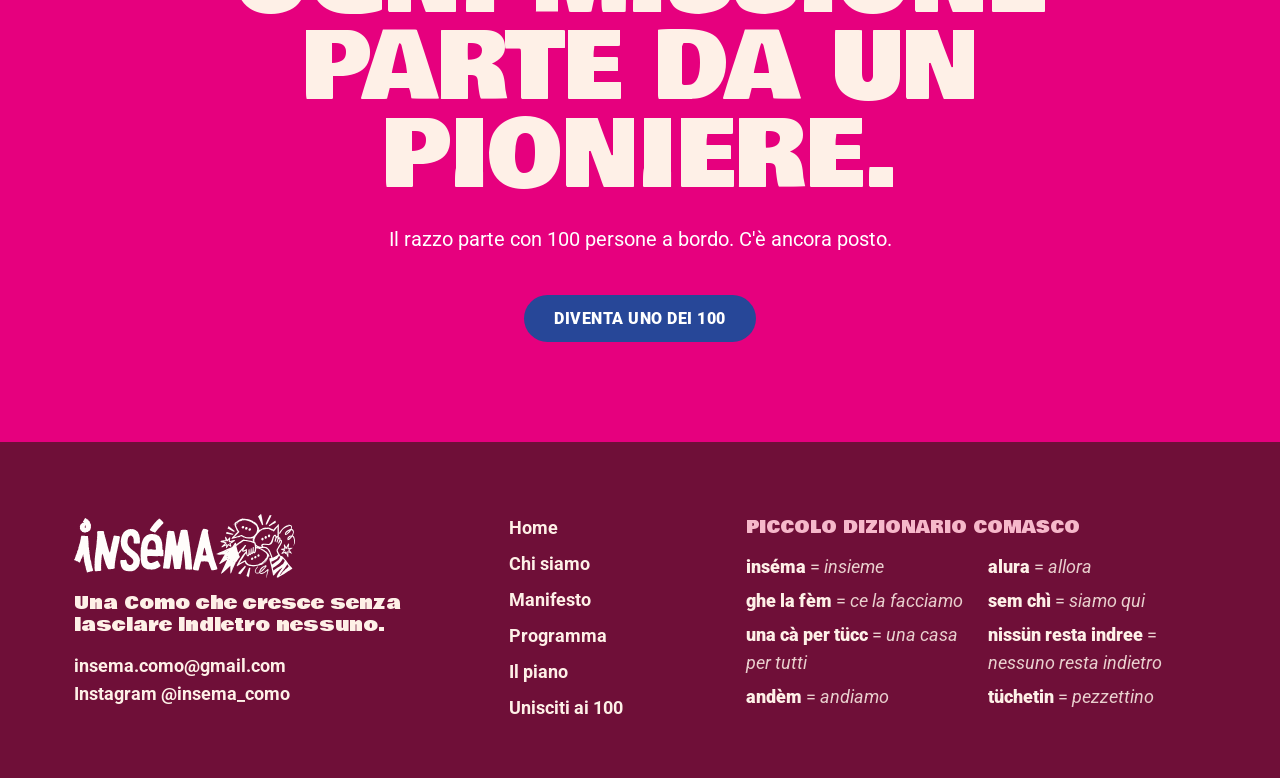
<file: piano.html>
<!DOCTYPE html>
<html lang="it">
<head>
<meta charset="UTF-8">
<meta name="viewport" content="width=device-width, initial-scale=1.0">
<title>Il nostro piano · inséma</title>
<meta name="description" content="inséma: per una Como che cresce, senza lasciare indietro nessuno.">
<link rel="icon" href="img/logo/favicon.svg" type="image/svg+xml">
<link rel="preconnect" href="https://fonts.googleapis.com">
<link rel="preconnect" href="https://fonts.gstatic.com" crossorigin>
<link href="https://fonts.googleapis.com/css2?family=Bowlby+One&family=Roboto:ital,wght@0,400;0,500;0,700;0,900;1,400&display=swap" rel="stylesheet">
<link rel="stylesheet" href="style.css?v=202611271200">
</head>
<!-- I testi di questa pagina sono in testi.js -->
<body data-page="piano">
<div id="app"></div>
<noscript>Per vedere il sito attiva JavaScript.</noscript>
<script src="testi.js?v=202611271200"></script>
<script src="app.js?v=202611271200"></script>
</body>
</html>
</file>
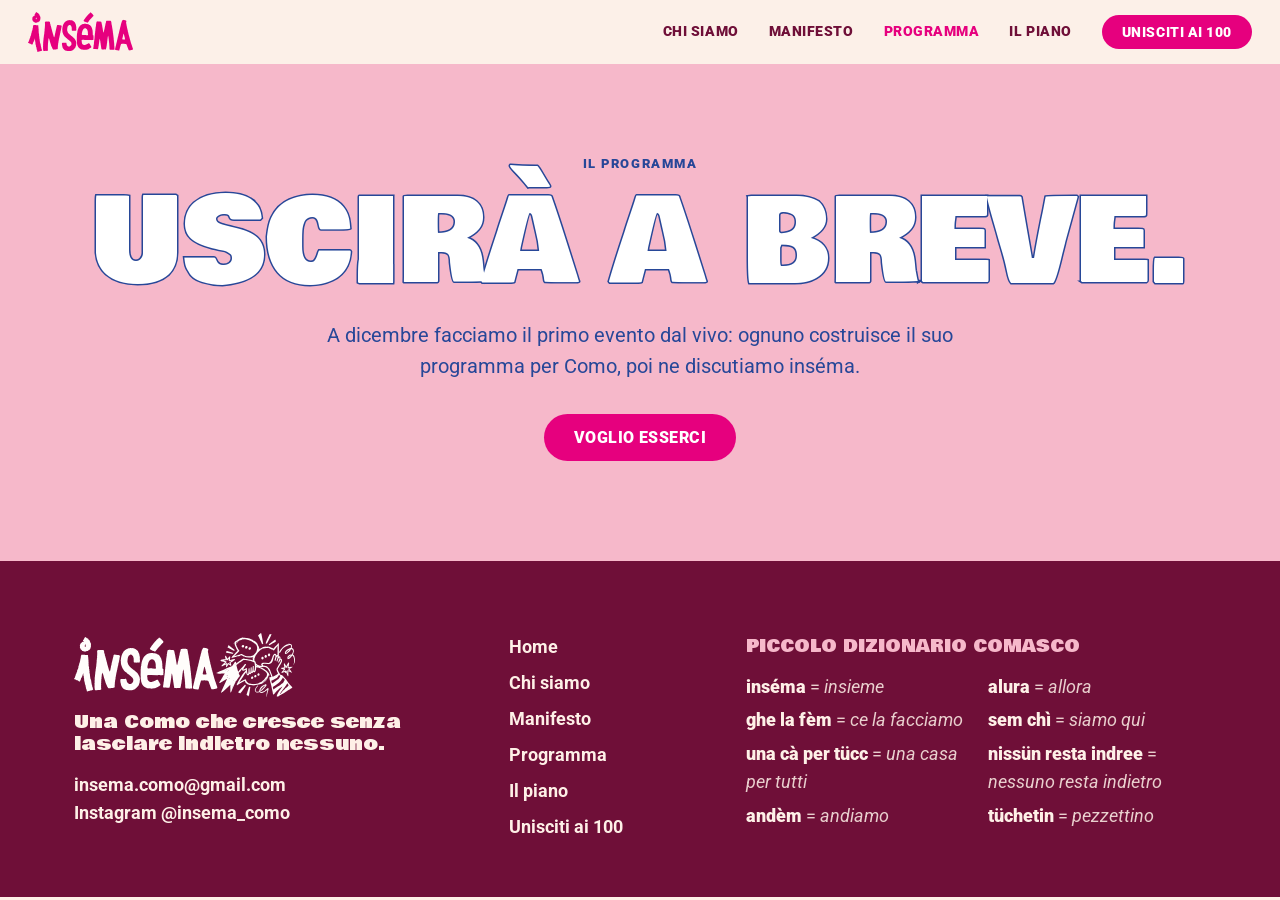
<file: programma-casa.html>
<!DOCTYPE html>
<html lang="it">
<head>
<meta charset="UTF-8">
<meta name="viewport" content="width=device-width, initial-scale=1.0">
<title>Casa · inséma</title>
<meta name="description" content="inséma: per una Como che cresce, senza lasciare indietro nessuno.">
<link rel="icon" href="img/logo/favicon.svg" type="image/svg+xml">
<link rel="preconnect" href="https://fonts.googleapis.com">
<link rel="preconnect" href="https://fonts.gstatic.com" crossorigin>
<link href="https://fonts.googleapis.com/css2?family=Bowlby+One&family=Roboto:ital,wght@0,400;0,500;0,700;0,900;1,400&display=swap" rel="stylesheet">
<link rel="stylesheet" href="style.css?v=202611271200">
</head>
<!-- I testi di questa pagina sono in testi.js -->
<body data-page="tema" data-tema="casa">
<div id="app"></div>
<noscript>Per vedere il sito attiva JavaScript.</noscript>
<script src="testi.js?v=202611271200"></script>
<script src="app.js?v=202611271200"></script>
</body>
</html>
</file>
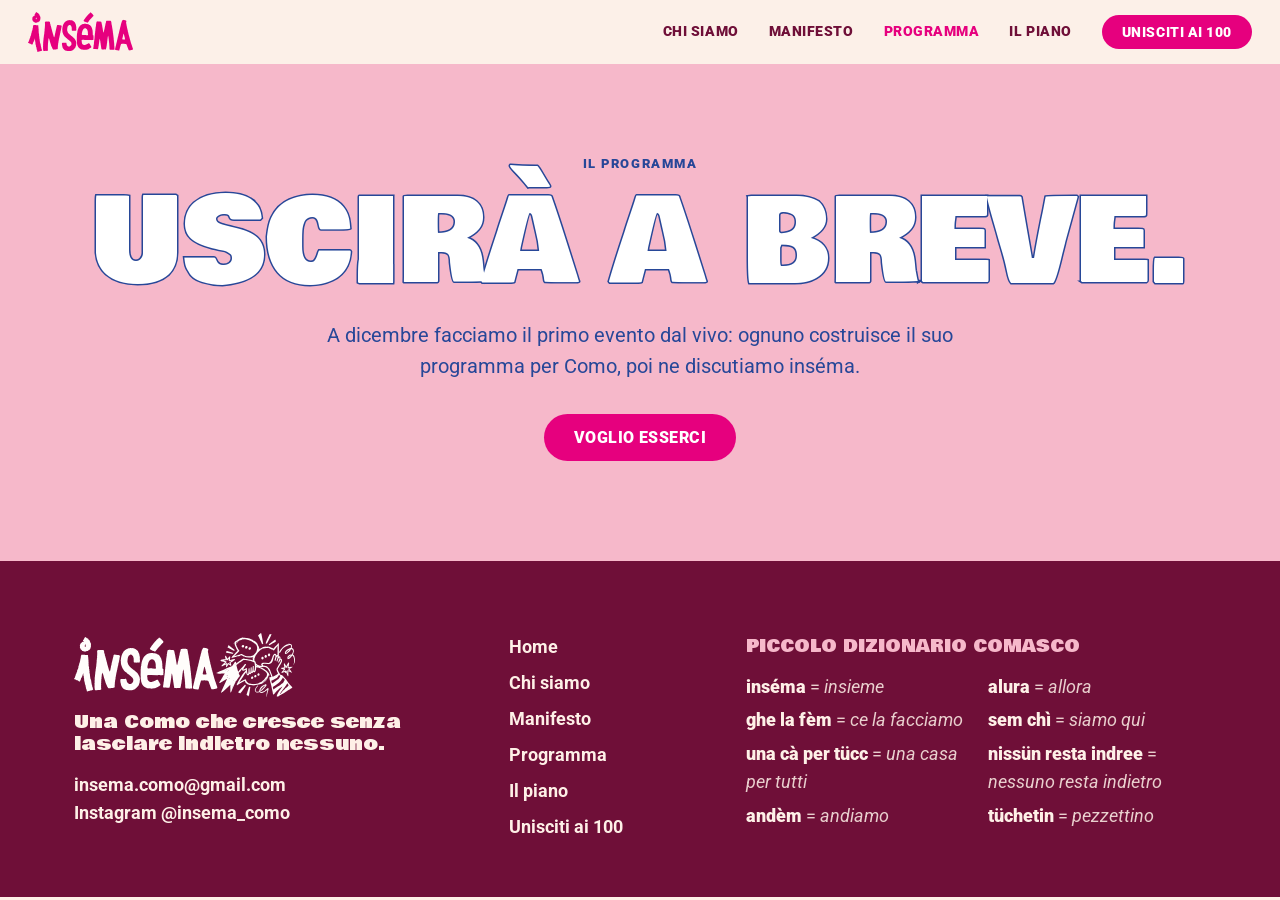
<file: programma-conti.html>
<!DOCTYPE html>
<html lang="it">
<head>
<meta charset="UTF-8">
<meta name="viewport" content="width=device-width, initial-scale=1.0">
<title>Conti chiari · inséma</title>
<meta name="description" content="inséma: per una Como che cresce, senza lasciare indietro nessuno.">
<link rel="icon" href="img/logo/favicon.svg" type="image/svg+xml">
<link rel="preconnect" href="https://fonts.googleapis.com">
<link rel="preconnect" href="https://fonts.gstatic.com" crossorigin>
<link href="https://fonts.googleapis.com/css2?family=Bowlby+One&family=Roboto:ital,wght@0,400;0,500;0,700;0,900;1,400&display=swap" rel="stylesheet">
<link rel="stylesheet" href="style.css?v=202611271200">
</head>
<!-- I testi di questa pagina sono in testi.js -->
<body data-page="tema" data-tema="conti">
<div id="app"></div>
<noscript>Per vedere il sito attiva JavaScript.</noscript>
<script src="testi.js?v=202611271200"></script>
<script src="app.js?v=202611271200"></script>
</body>
</html>
</file>
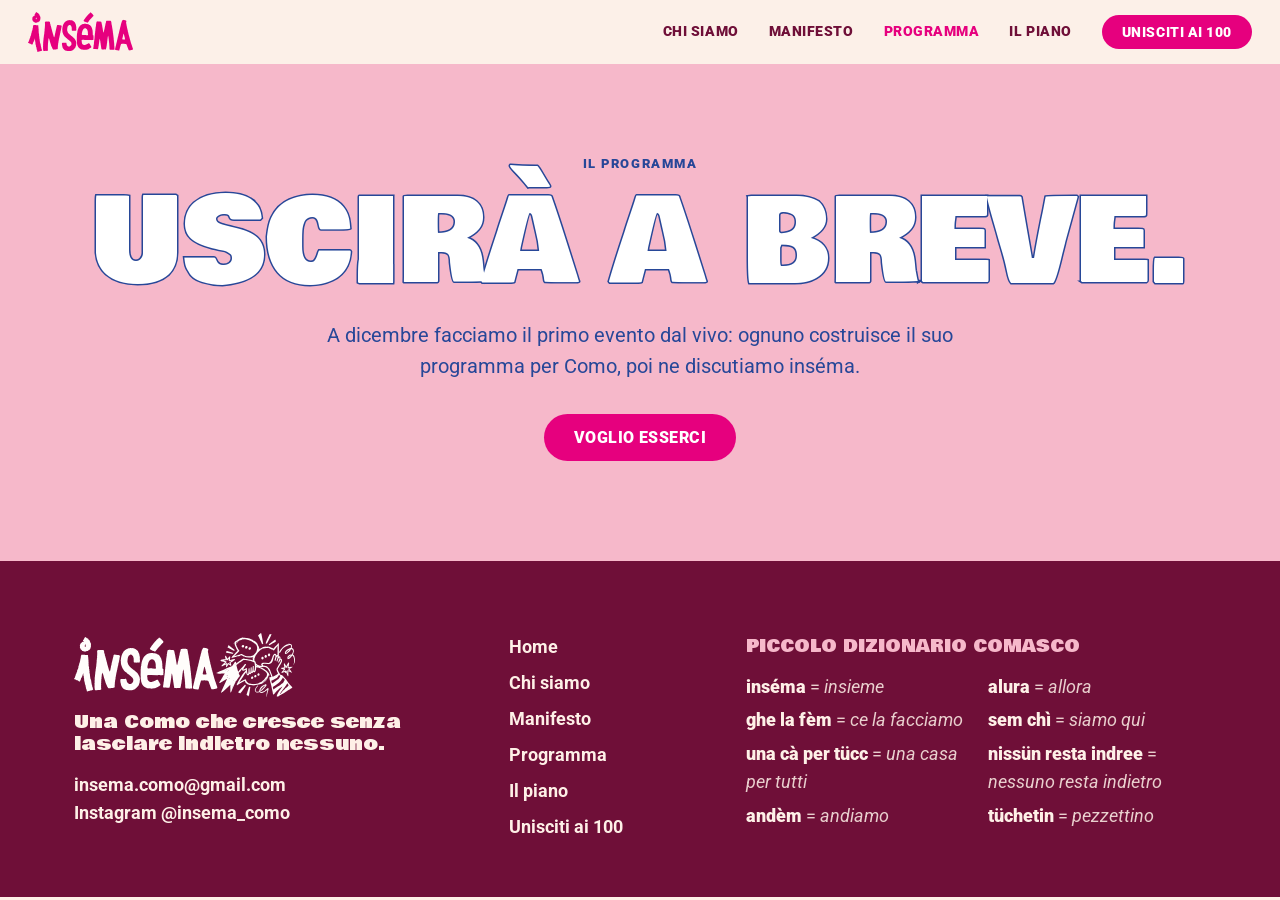
<file: programma-lavoro.html>
<!DOCTYPE html>
<html lang="it">
<head>
<meta charset="UTF-8">
<meta name="viewport" content="width=device-width, initial-scale=1.0">
<title>Lavoro · inséma</title>
<meta name="description" content="inséma: per una Como che cresce, senza lasciare indietro nessuno.">
<link rel="icon" href="img/logo/favicon.svg" type="image/svg+xml">
<link rel="preconnect" href="https://fonts.googleapis.com">
<link rel="preconnect" href="https://fonts.gstatic.com" crossorigin>
<link href="https://fonts.googleapis.com/css2?family=Bowlby+One&family=Roboto:ital,wght@0,400;0,500;0,700;0,900;1,400&display=swap" rel="stylesheet">
<link rel="stylesheet" href="style.css?v=202611271200">
</head>
<!-- I testi di questa pagina sono in testi.js -->
<body data-page="tema" data-tema="lavoro">
<div id="app"></div>
<noscript>Per vedere il sito attiva JavaScript.</noscript>
<script src="testi.js?v=202611271200"></script>
<script src="app.js?v=202611271200"></script>
</body>
</html>
</file>
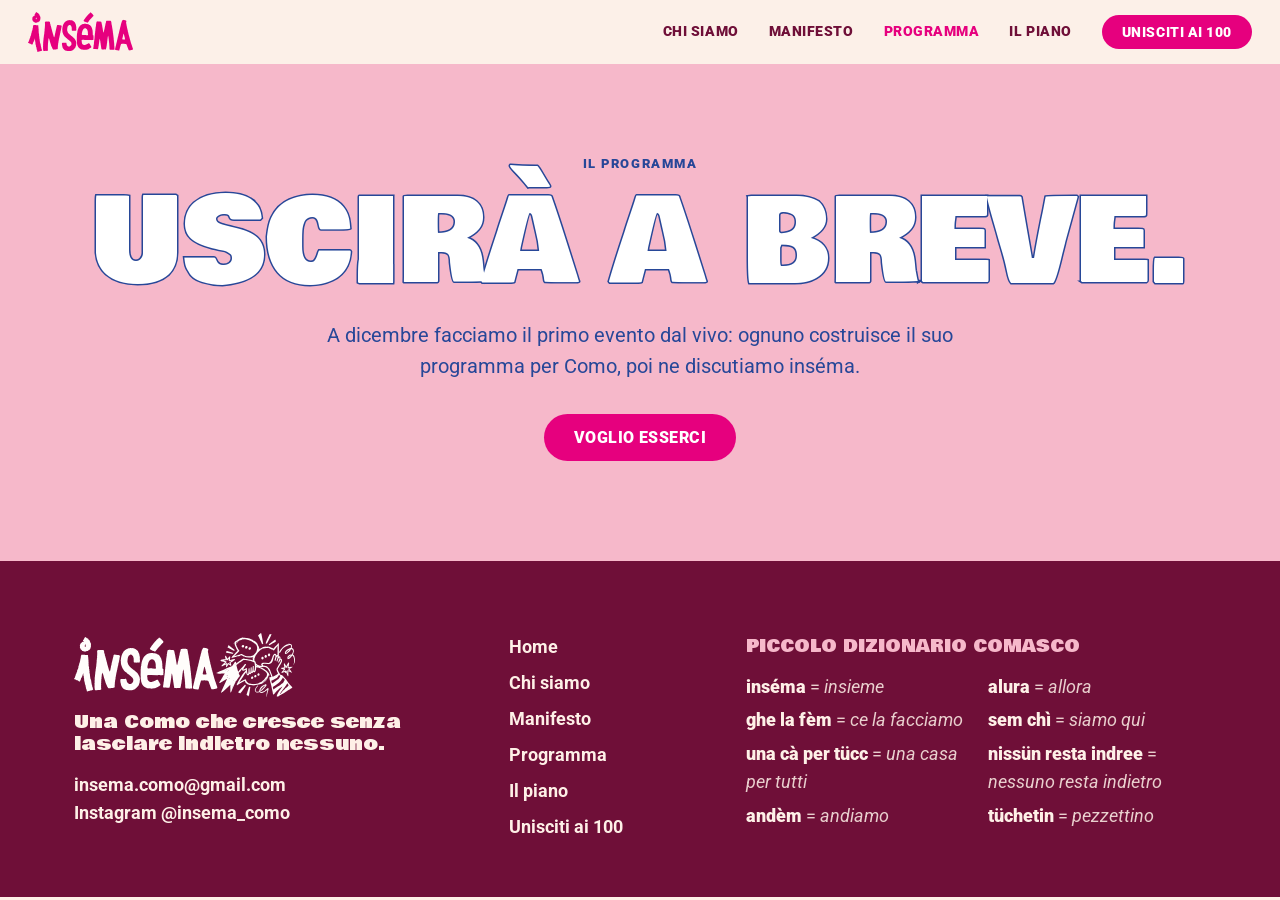
<file: programma-servizi.html>
<!DOCTYPE html>
<html lang="it">
<head>
<meta charset="UTF-8">
<meta name="viewport" content="width=device-width, initial-scale=1.0">
<title>Servizi · inséma</title>
<meta name="description" content="inséma: per una Como che cresce, senza lasciare indietro nessuno.">
<link rel="icon" href="img/logo/favicon.svg" type="image/svg+xml">
<link rel="preconnect" href="https://fonts.googleapis.com">
<link rel="preconnect" href="https://fonts.gstatic.com" crossorigin>
<link href="https://fonts.googleapis.com/css2?family=Bowlby+One&family=Roboto:ital,wght@0,400;0,500;0,700;0,900;1,400&display=swap" rel="stylesheet">
<link rel="stylesheet" href="style.css?v=202611271200">
</head>
<!-- I testi di questa pagina sono in testi.js -->
<body data-page="tema" data-tema="servizi">
<div id="app"></div>
<noscript>Per vedere il sito attiva JavaScript.</noscript>
<script src="testi.js?v=202611271200"></script>
<script src="app.js?v=202611271200"></script>
</body>
</html>
</file>
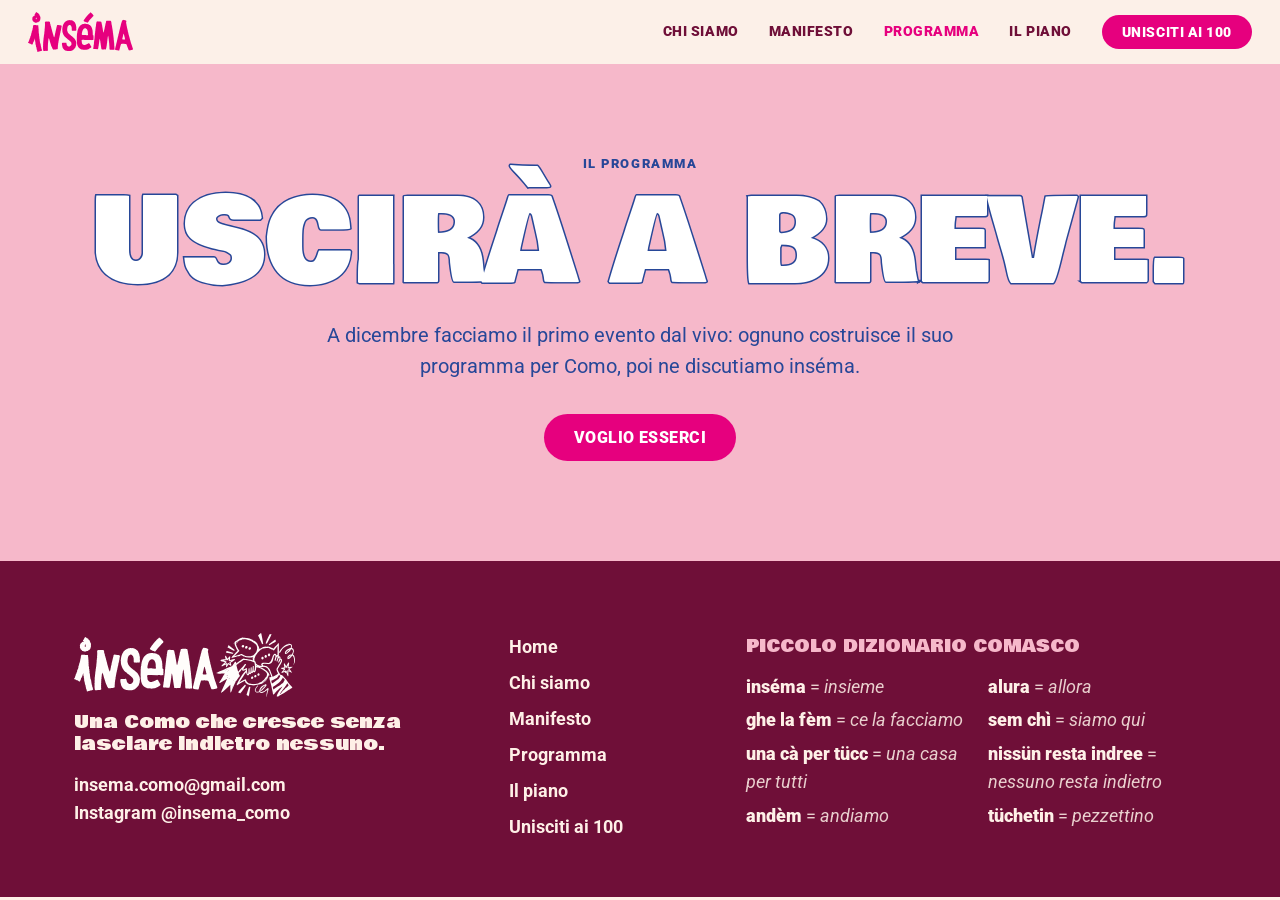
<file: programma-sviluppo.html>
<!DOCTYPE html>
<html lang="it">
<head>
<meta charset="UTF-8">
<meta name="viewport" content="width=device-width, initial-scale=1.0">
<title>Sviluppo · inséma</title>
<meta name="description" content="inséma: per una Como che cresce, senza lasciare indietro nessuno.">
<link rel="icon" href="img/logo/favicon.svg" type="image/svg+xml">
<link rel="preconnect" href="https://fonts.googleapis.com">
<link rel="preconnect" href="https://fonts.gstatic.com" crossorigin>
<link href="https://fonts.googleapis.com/css2?family=Bowlby+One&family=Roboto:ital,wght@0,400;0,500;0,700;0,900;1,400&display=swap" rel="stylesheet">
<link rel="stylesheet" href="style.css?v=202611271200">
</head>
<!-- I testi di questa pagina sono in testi.js -->
<body data-page="tema" data-tema="sviluppo">
<div id="app"></div>
<noscript>Per vedere il sito attiva JavaScript.</noscript>
<script src="testi.js?v=202611271200"></script>
<script src="app.js?v=202611271200"></script>
</body>
</html>
</file>
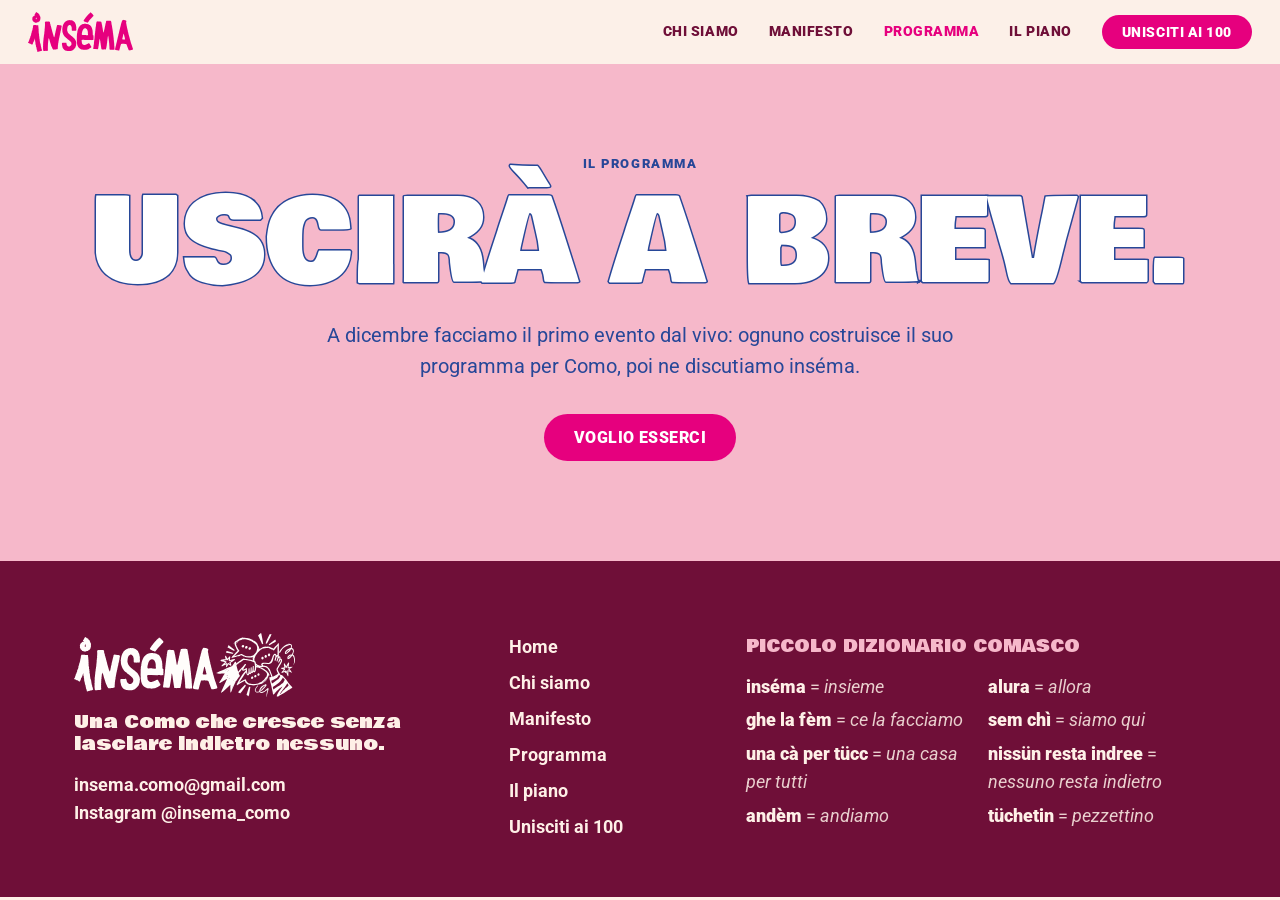
<file: programma.html>
<!DOCTYPE html>
<html lang="it">
<head>
<meta charset="UTF-8">
<meta name="viewport" content="width=device-width, initial-scale=1.0">
<title>Programma · inséma</title>
<meta name="description" content="inséma: per una Como che cresce, senza lasciare indietro nessuno.">
<link rel="icon" href="img/logo/favicon.svg" type="image/svg+xml">
<link rel="preconnect" href="https://fonts.googleapis.com">
<link rel="preconnect" href="https://fonts.gstatic.com" crossorigin>
<link href="https://fonts.googleapis.com/css2?family=Bowlby+One&family=Roboto:ital,wght@0,400;0,500;0,700;0,900;1,400&display=swap" rel="stylesheet">
<link rel="stylesheet" href="style.css?v=202611271200">
</head>
<!-- I testi di questa pagina sono in testi.js -->
<body data-page="programma">
<div id="app"></div>
<noscript>Per vedere il sito attiva JavaScript.</noscript>
<script src="testi.js?v=202611271200"></script>
<script src="app.js?v=202611271200"></script>
</body>
</html>
</file>
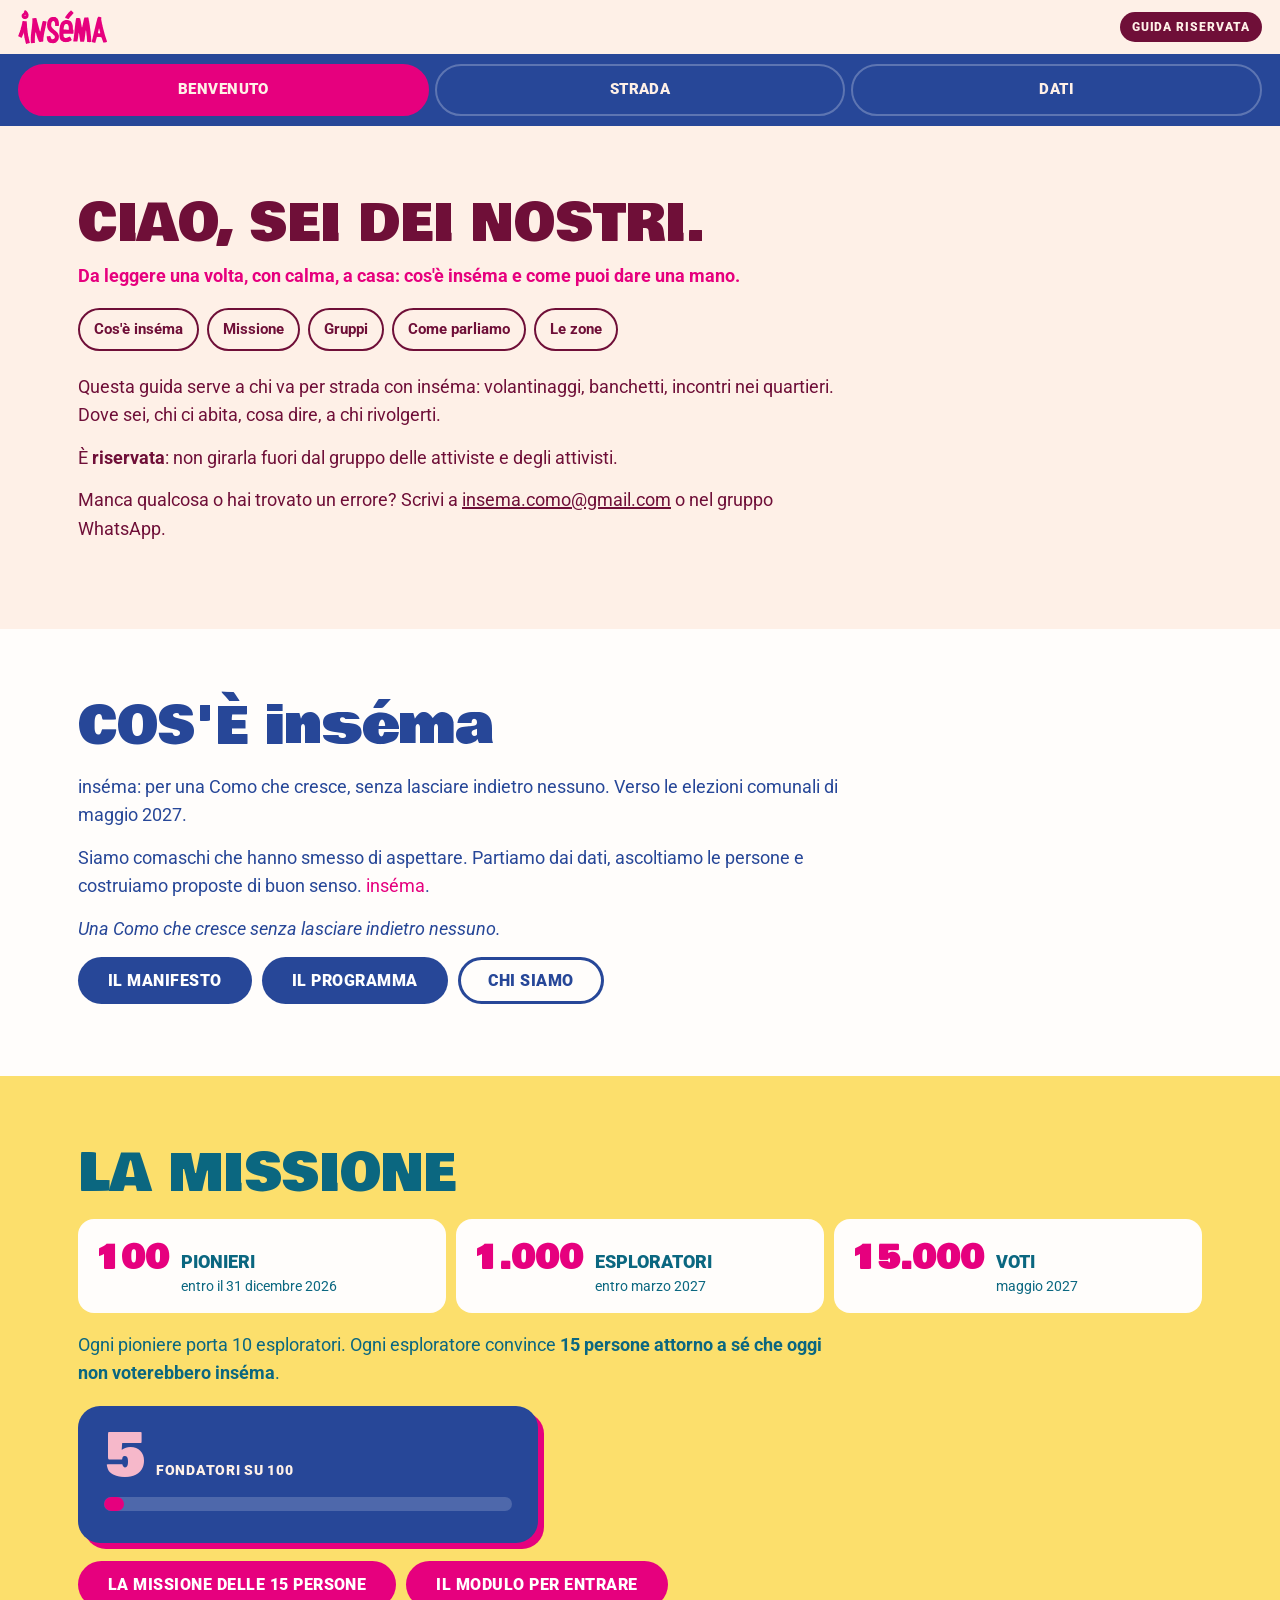
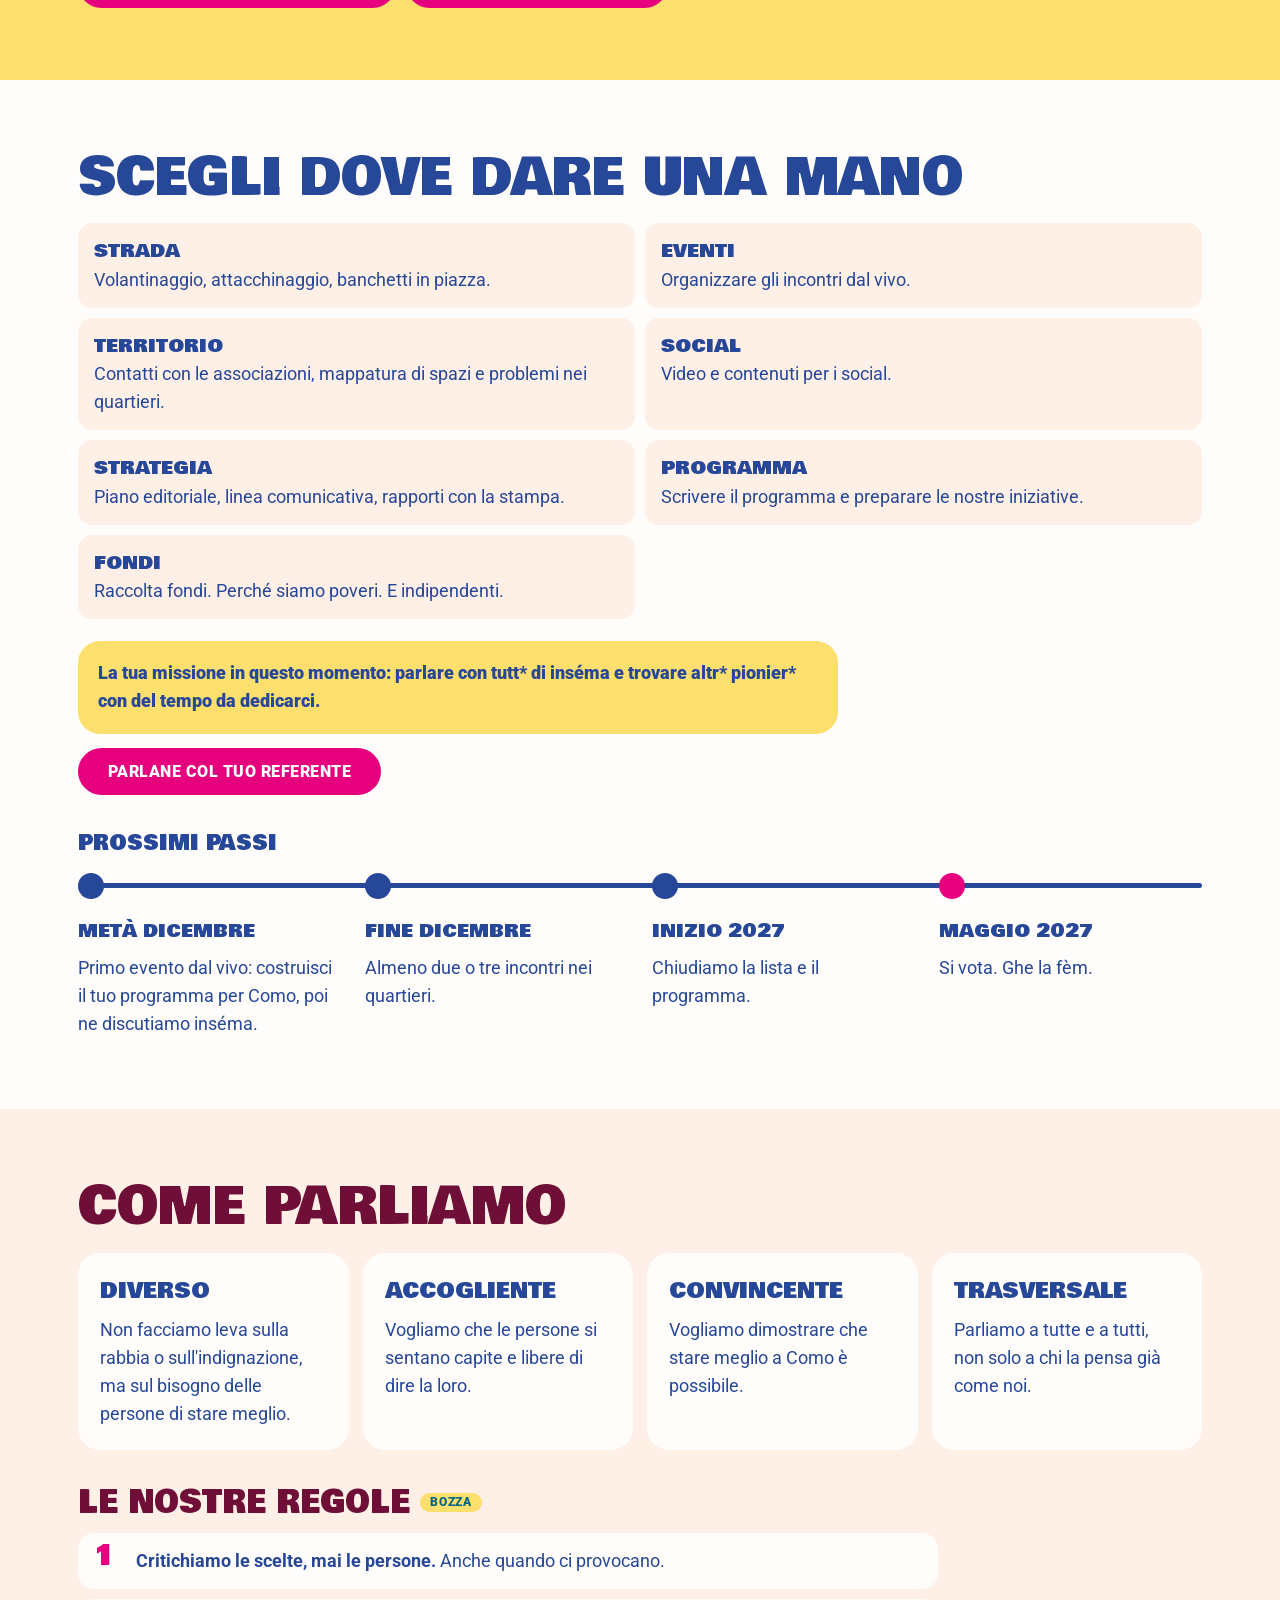
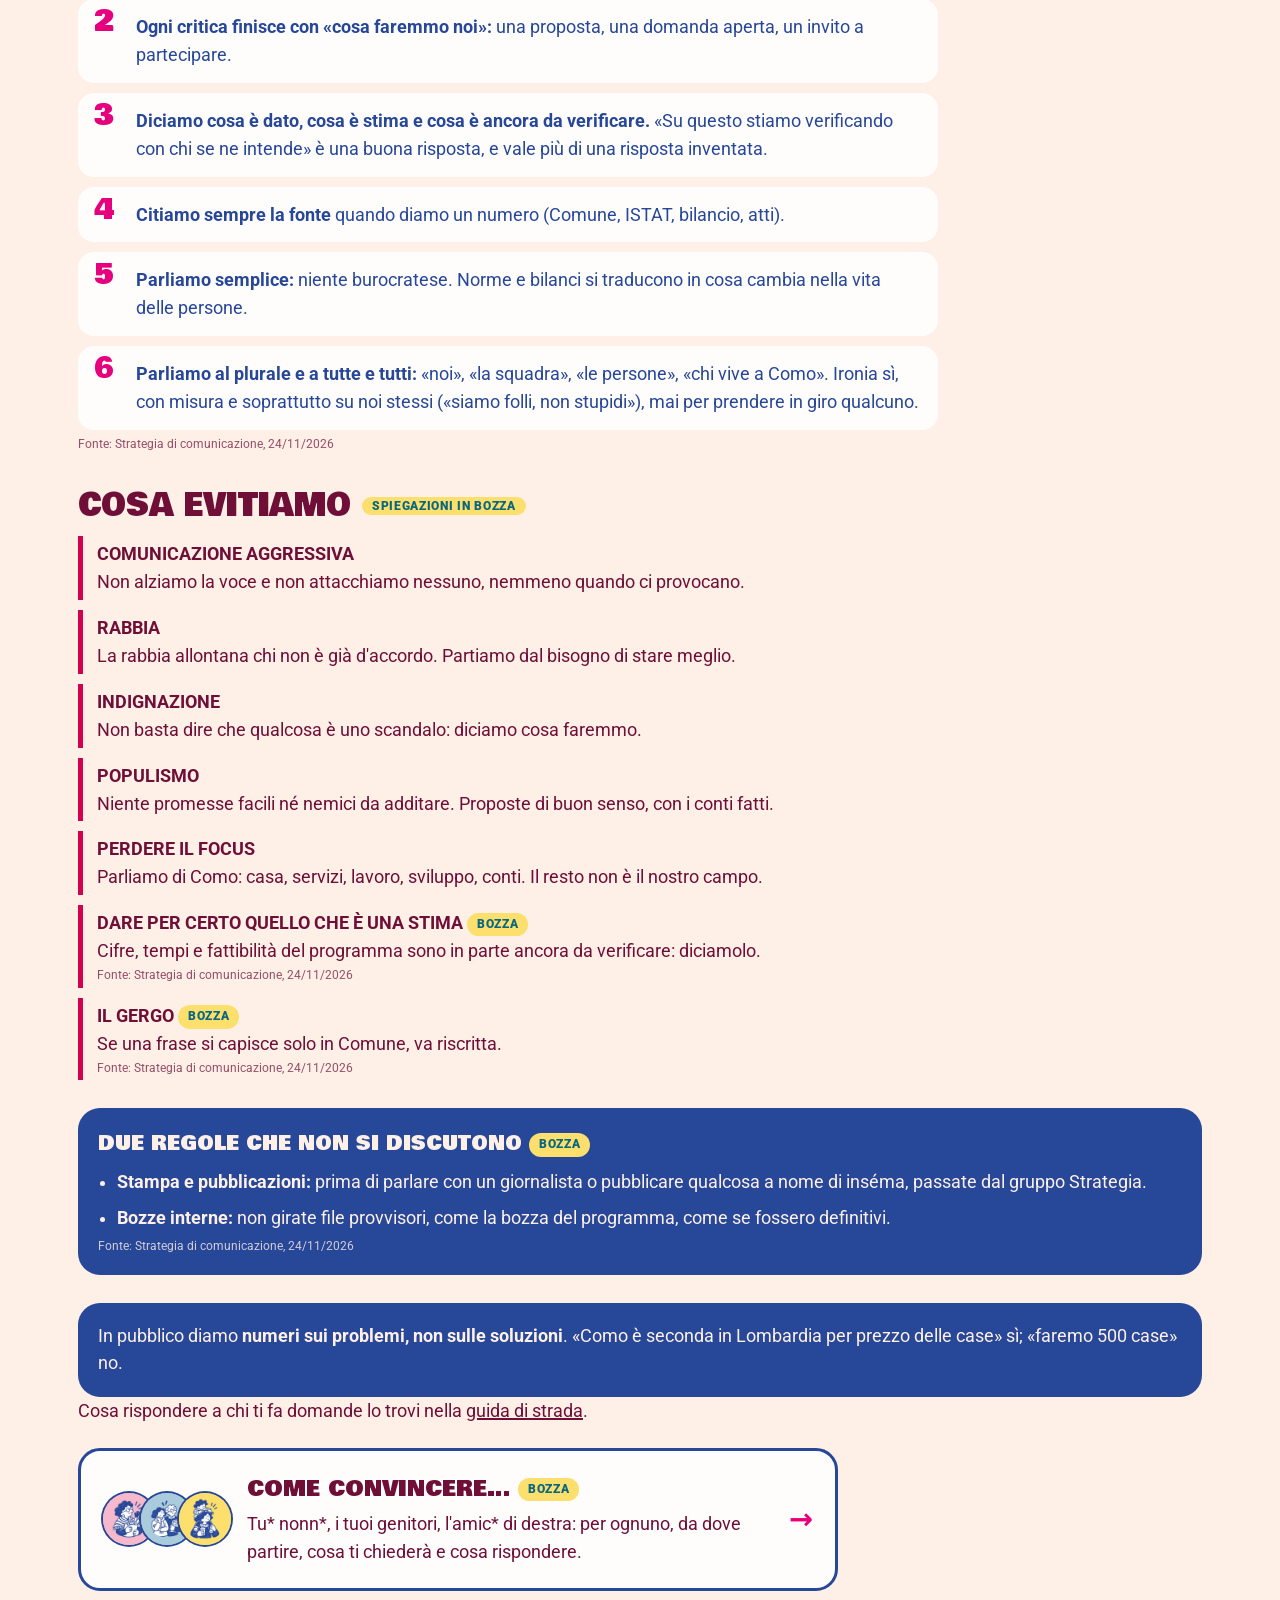
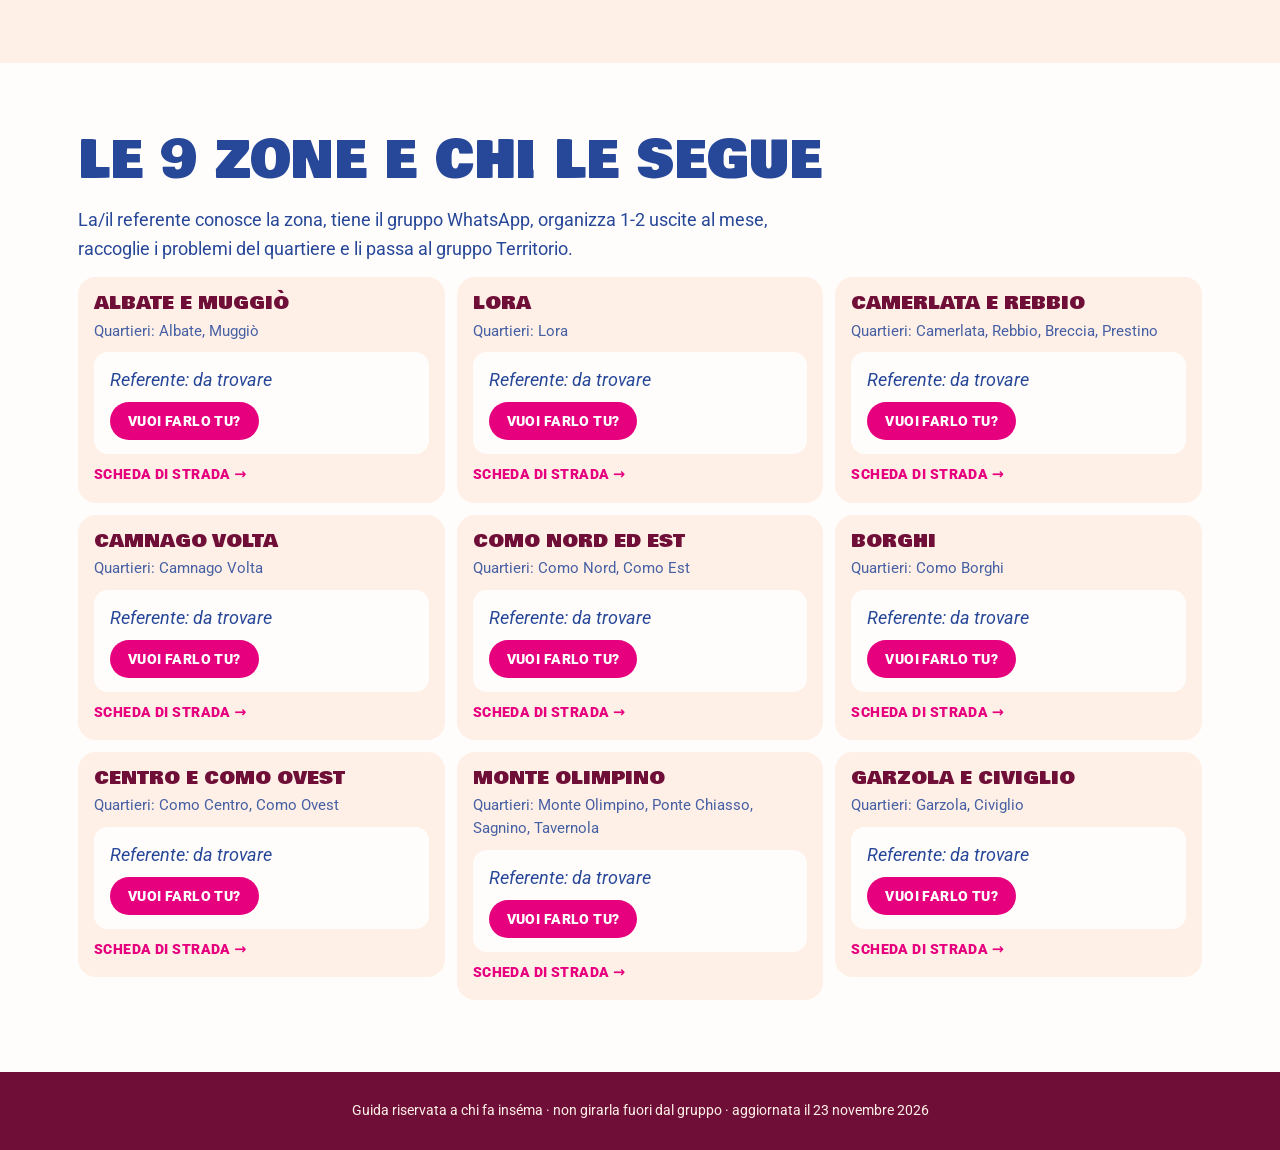
<file: guida-a19949a1/benvenuto.html>
<!DOCTYPE html>
<html lang="it">
<head>
<meta charset="UTF-8">
<meta name="viewport" content="width=device-width, initial-scale=1.0">
<meta name="robots" content="noindex, nofollow, noarchive">
<title>Benvenuto · Guida per chi fa inséma</title>
<link rel="icon" href="../img/logo/favicon.svg" type="image/svg+xml">
<link rel="preconnect" href="https://fonts.googleapis.com">
<link rel="preconnect" href="https://fonts.gstatic.com" crossorigin>
<link href="https://fonts.googleapis.com/css2?family=Bowlby+One&family=Roboto:ital,wght@0,400;0,700;0,900;1,400&display=swap" rel="stylesheet">
<link rel="stylesheet" href="../style.css?v=202611251700">
<link rel="stylesheet" href="guida.css?v=202611251700">
</head>
<!-- Guida riservata. Dati e testi in dati.js -->
<body class="guida" data-guida="benvenuto">
<div id="app"></div>
<noscript>Per vedere la guida attiva JavaScript.</noscript>
<script src="../testi.js?v=202611251700"></script>
<script src="dati.js?v=202611251700"></script>
<script src="guida.js?v=202611251700"></script>
</body></html>
</file>
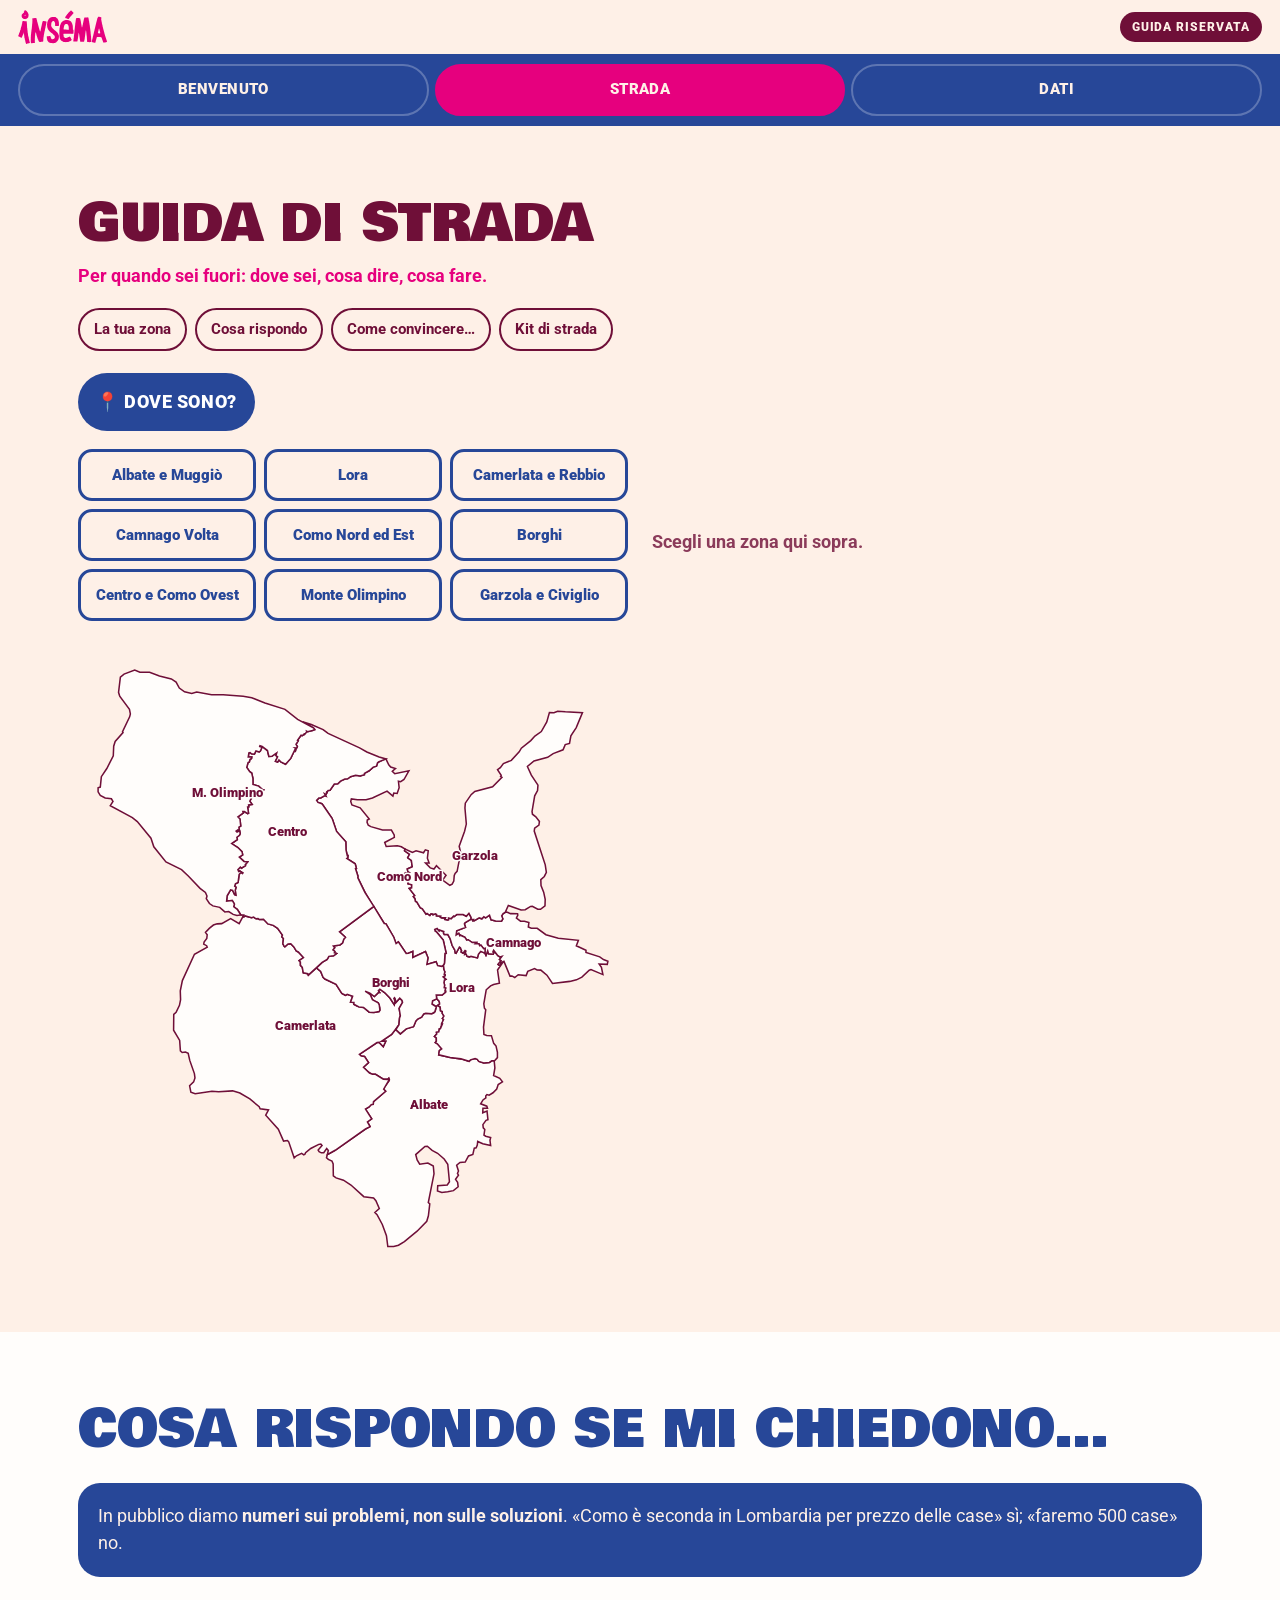
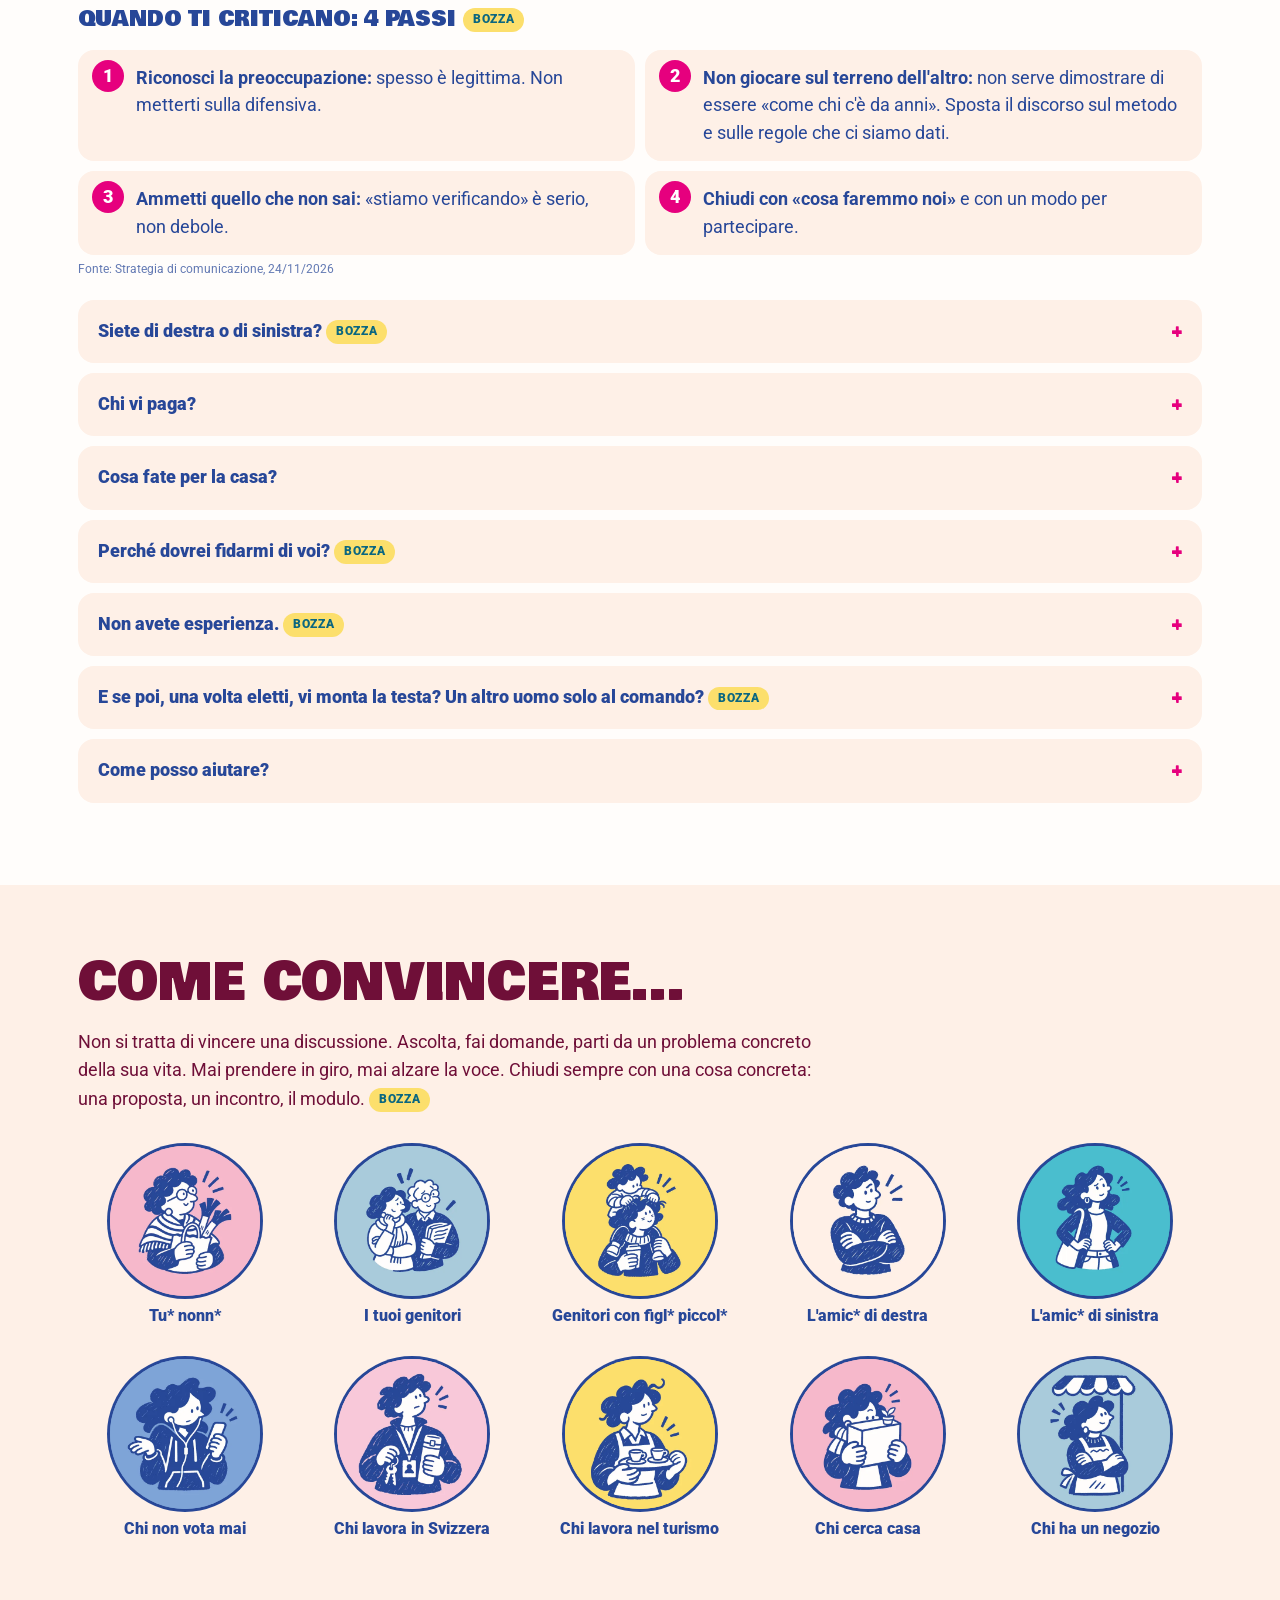
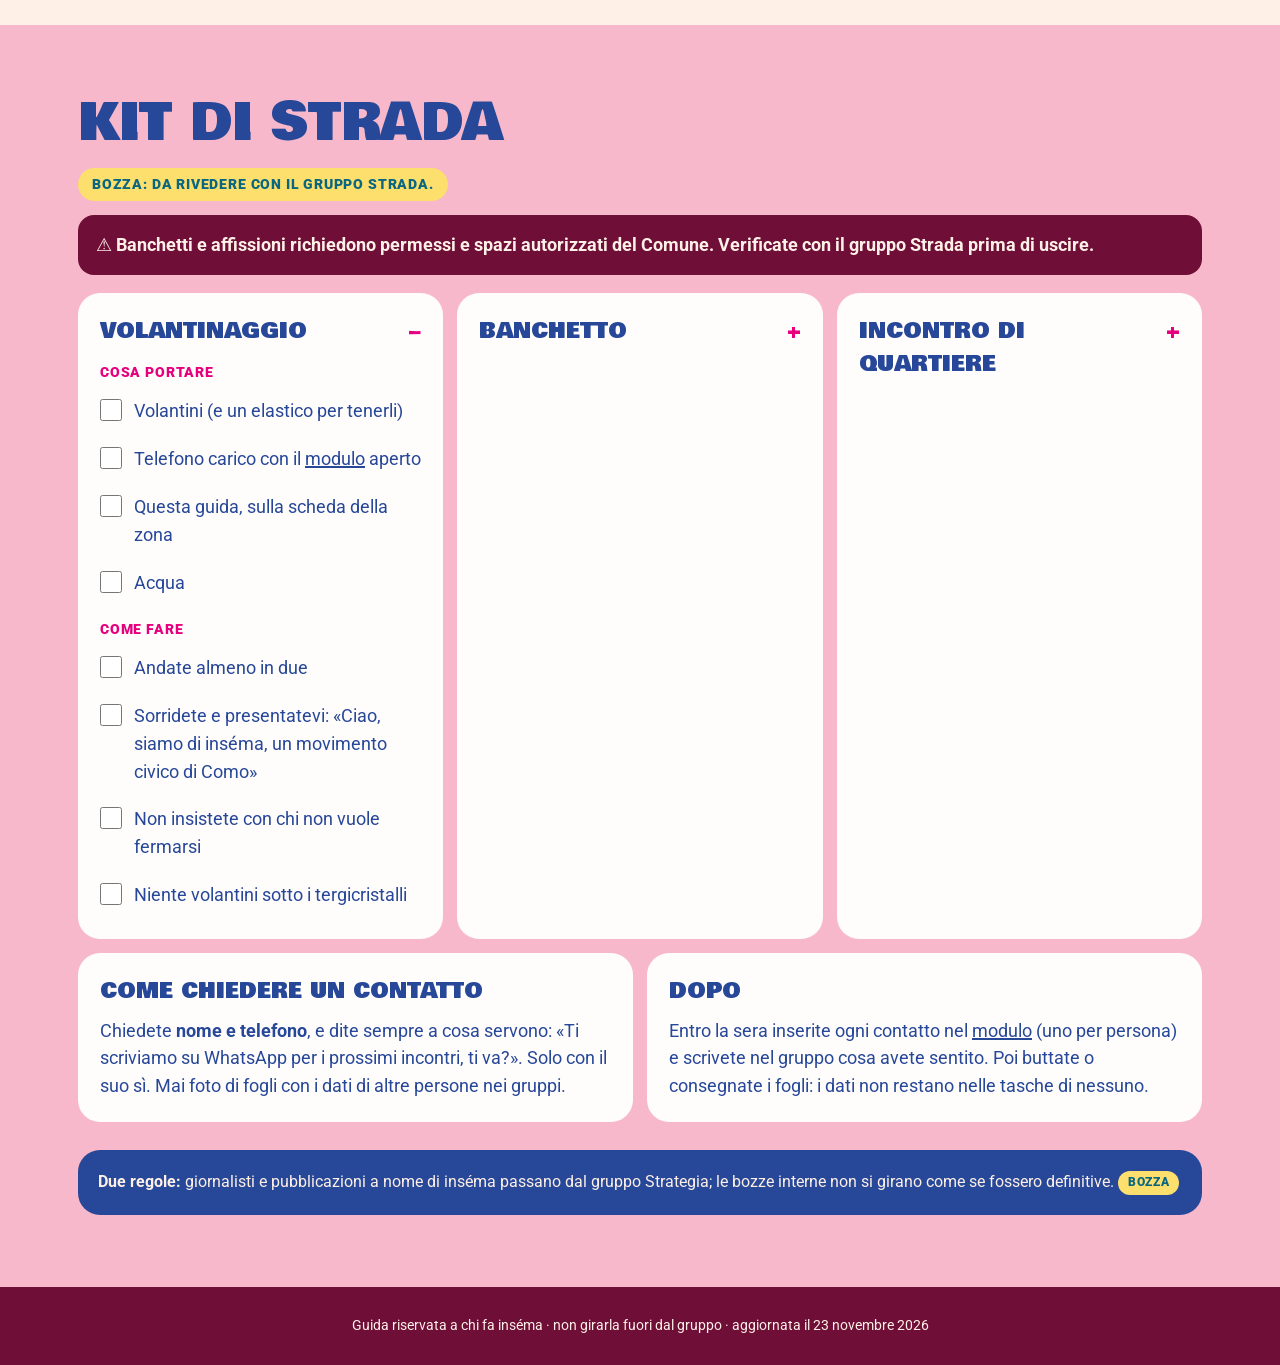
<file: guida-a19949a1/strada.html>
<!DOCTYPE html>
<html lang="it">
<head>
<meta charset="UTF-8">
<meta name="viewport" content="width=device-width, initial-scale=1.0">
<meta name="robots" content="noindex, nofollow, noarchive">
<title>Strada · Guida per chi fa inséma</title>
<link rel="icon" href="../img/logo/favicon.svg" type="image/svg+xml">
<link rel="preconnect" href="https://fonts.googleapis.com">
<link rel="preconnect" href="https://fonts.gstatic.com" crossorigin>
<link href="https://fonts.googleapis.com/css2?family=Bowlby+One&family=Roboto:ital,wght@0,400;0,700;0,900;1,400&display=swap" rel="stylesheet">
<link rel="stylesheet" href="../style.css?v=202611251700">
<link rel="stylesheet" href="guida.css?v=202611251700">
</head>
<!-- Guida riservata. Dati e testi in dati.js -->
<body class="guida" data-guida="strada">
<div id="app"></div>
<noscript>Per vedere la guida attiva JavaScript.</noscript>
<script src="dati.js?v=202611251700"></script>
<script src="confini.js?v=202611251700"></script>
<script src="guida.js?v=202611251700"></script>
</body></html>
</file>
<file: style.css>
/* =========================================================
   INSÉMA: palette presa dai post Instagram e dalle slide
   ========================================================= */
:root {
  /* Palette ufficiale (Brandbook inséma, Favilla Studio) */
  --cream:   #fef0e7;  /* Rosa Pesca */
  --paper:   #fffdfb;  /* Bianco Perla */
  --plum:    #6f0f38;  /* Rosso Vino */
  --magenta: #e6007e;  /* Magenta Power */
  --cherry:  #d4004f;  /* Rosso Ciliegia */
  --navy:    #274798;  /* Blu Reale */
  --sky:     #7ea3d6;  /* Blu Cielo */
  --steel:   #a9cbdb;  /* Azzurro Polvere */
  --blush:   #f6b8ca;  /* Rosa Confetto */
  --pinkish: #f8c8d7;  /* Rosa Cipria */
  --yellow:  #fcdf6c;  /* Giallo Acido */
  --teal:    #0b6780;  /* Blu Oceano */
  --turq:    #4bbecf;  /* Turchese */
  --red:     #d4004f;

  --f-title: "Bowlby One", Impact, sans-serif;
  --w-title: 400;
  --f-body: "Roboto", system-ui, sans-serif;
  --max: 1180px;
  --r: 22px;
}
/* Con Adobe Fonts attivo (testi.js → adobeFontsKit) i titoli usano Poleno */
.poleno { --f-title: "poleno", "Bowlby One", Impact, sans-serif; --w-title: 700; }

* { box-sizing: border-box; margin: 0; padding: 0; }
html { scroll-behavior: smooth; scroll-padding-top: 80px; }
html, body { overflow-x: hidden; }
body { font-family: var(--f-body); background: var(--cream); color: var(--plum); line-height: 1.55; font-size: 18px; }
a { color: inherit; }
img { max-width: 100%; display: block; }
ol, ul { list-style: none; }
.wrap { max-width: var(--max); margin: 0 auto; padding: 0 24px; }
.center { text-align: center; }
.pink { color: var(--magenta); }
noscript { display: block; padding: 40px; text-align: center; }

/* ---------- temi colore (sezioni) ---------- */
.s-cream, .t-crema  { --bg: var(--cream);   --ink: var(--plum);  --acc: var(--magenta); --card: var(--paper); }
.s-paper, .t-bianco { --bg: var(--paper);   --ink: var(--navy);  --acc: var(--magenta); --card: var(--cream); }
.s-blush, .t-rosa   { --bg: var(--blush);   --ink: var(--navy);  --acc: var(--magenta); --card: var(--paper); }
.s-navy, .t-blu     { --bg: var(--navy);    --ink: var(--cream); --acc: var(--blush);   --card: rgba(255,255,255,.09); }
.s-magenta          { --bg: var(--magenta); --ink: #fff;         --acc: var(--plum);    --card: var(--cream); }
.s-yellow, .t-giallo{ --bg: var(--yellow);  --ink: var(--teal);  --acc: var(--magenta); --card: var(--paper); }
.s-cream, .s-paper, .s-blush, .s-navy, .s-magenta, .s-yellow,
.t-crema, .t-bianco, .t-rosa, .t-blu, .t-giallo { background: var(--bg); color: var(--ink); }

/* ---------- tipografia ---------- */
.h-hero, .h-mega, .h2, .h3 { font-family: var(--f-title); font-weight: var(--w-title); text-transform: uppercase; letter-spacing: -0.005em; }
.h-hero { font-size: clamp(2.4rem, 7.2vw, 6.2rem); line-height: .95; }
.h-mega { font-size: clamp(3rem, 11vw, 9rem); line-height: .92; }
.h2 { font-size: clamp(2rem, 5.2vw, 3.8rem); line-height: 1; margin-bottom: 32px; }
.h3 { font-size: clamp(1.4rem, 2.6vw, 1.9rem); line-height: 1.1; margin-bottom: 14px; }
.h-cream, .h2-cream { color: var(--cream); }
.h-navy { color: var(--navy); }
.h-plum { color: var(--plum); }
.outline { color: #fff; -webkit-text-stroke: 4px var(--plum); paint-order: stroke fill; }
.white-out { color: #fff; -webkit-text-stroke: 3px var(--navy); paint-order: stroke fill; }
.kicker { text-transform: uppercase; font-weight: 900; letter-spacing: .12em; font-size: .82rem; color: var(--acc, var(--magenta)); margin-bottom: 16px; }
.kicker-navy { color: var(--navy); }
.lead { font-size: 1.25rem; max-width: 620px; margin: 24px 0 32px; }
.lead.center, .center .lead { margin-left: auto; margin-right: auto; }
.narrow { max-width: 680px; }
.intro { font-size: 1.2rem; max-width: 720px; margin: -12px 0 40px; }
.note { font-size: .95rem; opacity: .8; }
.note.boxed { margin-top: 40px; padding: 18px 22px; border: 2px dashed currentColor; border-radius: 14px; opacity: 1; max-width: 760px; }
.small { font-size: .9rem; }
.prose p { font-size: 1.12rem; }
.prose p + p { margin-top: 16px; }

/* ---------- bottoni ---------- */
.btn {
  display: inline-block; padding: 14px 30px; border-radius: 999px; border: 0;
  background: var(--magenta); color: #fff; font: 900 1rem var(--f-body);
  text-transform: uppercase; letter-spacing: .03em; text-decoration: none; cursor: pointer;
  transition: transform .15s;
}
.btn:hover { transform: translateY(-2px) rotate(-1.5deg); }
.btn-ghost { background: transparent; color: var(--ink); box-shadow: inset 0 0 0 3px currentColor; }
.btn-navy { background: var(--navy); color: #fff; }
.btn-small { padding: 9px 20px; font-size: .8rem; }
.ctas { display: flex; gap: 14px; flex-wrap: wrap; }
.more { display: inline-block; margin-top: 32px; font-weight: 900; text-transform: uppercase; letter-spacing: .04em; text-decoration: none; color: var(--acc); border-bottom: 3px solid; }

/* ---------- dialetto (adesivo) ---------- */
.dial { display: inline-flex; flex-direction: column; align-items: flex-start; background: var(--magenta); color: #fff; padding: 10px 18px 9px; border-radius: 14px; transform: rotate(-3deg); box-shadow: 4px 4px 0 var(--plum); }
.dial-c { font-family: var(--f-title); font-size: 1.3rem; line-height: 1.1; text-transform: uppercase; }
.dial-it { font-size: .8rem; font-style: italic; opacity: .9; }
.dial-it::before { content: "= "; }
.dial-lg { padding: 16px 26px 14px; transform: rotate(4deg); }
.dial-lg .dial-c { font-size: clamp(1.6rem, 3.2vw, 2.4rem); }
.dial-lg .dial-it { font-size: 1rem; }
.sec-head { display: flex; flex-direction: column; align-items: flex-start; gap: 18px; margin-bottom: 8px; }

/* ---------- nav ---------- */
.nav { position: sticky; top: 0; z-index: 50; display: flex; align-items: center; justify-content: space-between; padding: 12px 28px; background: rgba(252,240,232,.95); backdrop-filter: blur(8px); }
.nav-logo img { height: 40px; width: auto; }
.nav nav { display: flex; gap: 30px; align-items: center; }
.nav nav a { text-decoration: none; font-weight: 900; text-transform: uppercase; font-size: .85rem; letter-spacing: .04em; color: var(--plum); }
.nav nav a.on { color: var(--magenta); }
.nav nav a:not(.btn):hover { color: var(--magenta); }
.nav nav a.btn { color: #fff; }
.burger { display: none; background: none; border: 0; font-size: 1.9rem; cursor: pointer; color: var(--plum); }

/* ---------- ticker ---------- */
.ticker { background: var(--plum); color: var(--cream); padding: 15px 0; overflow: hidden; white-space: nowrap; }
.ticker-track { display: inline-flex; animation: scroll 40s linear infinite; }
.ticker span { font-family: var(--f-title); font-size: 1.4rem; text-transform: uppercase; padding-right: .3em; }
@keyframes scroll { to { transform: translateX(-50%); } }

/* ---------- sezioni ---------- */
.sec { padding: 100px 0; }
.page-hero { padding: 90px 0 100px; }
.two-col { display: grid; grid-template-columns: 1.3fr 1fr; gap: 64px; align-items: start; }
.two-col > *, .hero-grid > *, .prob-grid > *, .valori-grid > *, .form-wrap > * { min-width: 0; }

/* ---------- HOME ---------- */
.hero { padding: 50px 0 70px; }
.hero-grid { display: grid; grid-template-columns: 1.3fr 1fr; gap: 40px; align-items: center; }
.hero .h-hero { font-size: clamp(2.4rem, 6vw, 5.4rem); }
.hero-sub { font-family: var(--f-title); font-size: clamp(1.1rem, 2.4vw, 1.8rem); color: var(--magenta); margin-top: 10px; }
.hero-illo { width: 100%; max-width: 500px; justify-self: center; animation: wobble 6s ease-in-out infinite; }
@keyframes wobble { 50% { transform: rotate(-2deg) translateY(-6px); } }

.stats { display: grid; gap: 22px; margin-top: 24px; }
.stats-4 { grid-template-columns: repeat(4, 1fr); }
.stat { border-top: 4px solid var(--ink); padding-top: 14px; }
.stat strong { display: block; font-family: var(--f-title); font-weight: var(--w-title); font-size: clamp(1.7rem, 3.2vw, 2.6rem); line-height: 1.05; color: var(--acc); margin-bottom: 8px; }
.stat p { font-size: 1rem; }
.stat small { display: block; margin-top: 8px; font-size: .75rem; opacity: .65; }
.stats-col { margin-top: 0; }

.valori-grid { display: grid; grid-template-columns: 1fr 1.4fr; gap: 48px; align-items: center; }
.valori-panel { background: var(--navy); color: var(--cream); padding: 40px 48px; border-radius: 8px; transform: rotate(-3deg); clip-path: polygon(4% 0, 100% 0, 100% 100%, 0 100%); }
.valori-panel li { font-family: var(--f-title); font-size: clamp(1.8rem, 4.6vw, 3.6rem); line-height: 1.05; text-transform: uppercase; }
.valori-panel li:nth-child(odd) { transform: translateX(10px); }

.tcards { display: grid; grid-template-columns: repeat(auto-fit, minmax(250px, 1fr)); gap: 20px; }
.tcard { position: relative; display: flex; flex-direction: column; gap: 8px; padding: 28px 28px 56px; border-radius: var(--r); text-decoration: none; border: 3px solid var(--ink); transition: transform .15s; min-height: 280px; }
.tcard:hover { transform: translateY(-4px) rotate(-1deg); }
.tnum { font-family: var(--f-title); color: var(--acc); font-size: 1.2rem; }
.ttag { text-transform: uppercase; font-weight: 900; font-size: .8rem; letter-spacing: .1em; }
.tcard h3 { font-family: var(--f-title); font-weight: var(--w-title); text-transform: uppercase; font-size: 1.55rem; line-height: 1.05; }
.tcard p { font-size: .98rem; }
.tgo { position: absolute; right: 24px; bottom: 16px; font-family: var(--f-title); font-size: 2rem; color: var(--acc); }
.tcards-big .tcard h3 { font-size: clamp(1.6rem, 2.6vw, 2.1rem); }
@media (min-width: 1100px) {
  .tcards { grid-template-columns: repeat(5, 1fr); }
  .tcards .tcard h3 { font-size: 1.3rem; }
  .tcards-big { grid-template-columns: repeat(6, 1fr); }
  .tcards-big .tcard { grid-column: span 2; }
  .tcards-big .tcard:nth-child(n+4) { grid-column: span 3; }
  .tcards-big .tcard h3 { font-size: 1.9rem; }
}

.perche { display: grid; grid-template-columns: repeat(3, 1fr); gap: 32px; }
.perche li { display: flex; gap: 14px; align-items: flex-start; }
.perche span { font-family: var(--f-title); font-size: clamp(5rem, 10vw, 8rem); line-height: .8; color: var(--cream); }
.perche p { font-size: 1.2rem; padding-top: 6px; }

.azioni { display: grid; grid-template-columns: repeat(3, 1fr); gap: 20px; margin-top: 48px; }
.azione { background: var(--cream); color: var(--plum); border-radius: var(--r); padding: 30px; display: flex; flex-direction: column; gap: 10px; align-items: flex-start; }
.azione h3 { font-family: var(--f-title); font-weight: var(--w-title); text-transform: uppercase; font-size: 1.4rem; line-height: 1.1; }
.azione .btn { margin-top: auto; }

/* ---------- CHI SIAMO ---------- */
.page-hero .h-hero + .h-hero { margin-top: 10px; }
.page-hero .h-hero ~ .ctas { margin-top: 40px; }
.faces { display: grid; grid-template-columns: repeat(auto-fit, minmax(150px, 1fr)); gap: 36px 28px; margin-top: 40px; }
.face { transform: rotate(var(--r)); text-align: center; text-decoration: none; transition: transform .2s; }
.face:hover { transform: rotate(0) scale(1.04); }
.blob { aspect-ratio: 1; max-width: 210px; margin-left: auto; margin-right: auto; display: grid; place-items: center; overflow: hidden; font-family: var(--f-title); font-size: 3.2rem; margin-bottom: 14px; }
.blob img { width: 100%; height: 100%; object-fit: cover; }
.b0 { border-radius: 50% 50% 46% 54% / 55% 45% 55% 45%; }
.b1 { border-radius: 62% 38% 55% 45% / 45% 58% 42% 55%; }
.b2 { border-radius: 42% 58% 60% 40% / 58% 42% 58% 42%; }
.b3 { border-radius: 55% 45% 40% 60% / 50% 60% 40% 50%; }
.c0 .blob { background: var(--magenta); color: var(--cream); }
.c1 .blob { background: var(--navy); color: var(--blush); }
.c2 .blob { background: var(--teal); color: var(--yellow); }
.c3 .blob { background: var(--plum); color: var(--cream); }
.c4 .blob { background: var(--yellow); color: var(--navy); }
.face figcaption strong { display: block; font-family: var(--f-title); font-weight: var(--w-title); text-transform: uppercase; font-size: 1.15rem; line-height: 1.1; }
.face figcaption span { display: block; font-size: .9rem; margin-top: 4px; }
.face-tu .blob { background: transparent; border: 4px dashed var(--navy); color: var(--magenta); font-size: 4.5rem; }
.face-tu figcaption strong { color: var(--magenta); }

.name-box { background: var(--blush); color: var(--navy); border-radius: var(--r); padding: 36px; transform: rotate(1.5deg); }
.name-box p { font-size: 1.15rem; }
.obiettivi { display: grid; grid-template-columns: 1fr 1fr; gap: 24px; }
.obiettivi div { border-top: 3px solid var(--cream); padding-top: 20px; }
.obiettivi h3 { font-family: var(--f-title); font-weight: var(--w-title); text-transform: uppercase; font-size: 1.6rem; color: var(--blush); margin-bottom: 10px; }
.obiettivi p { font-size: 1.3rem; }

/* ---------- MANIFESTO ---------- */
.valori-list li { display: grid; grid-template-columns: 90px 1fr 1.2fr; gap: 28px; align-items: baseline; padding: 36px 0; border-top: 3px solid var(--navy); }
.vnum { font-family: var(--f-title); color: var(--magenta); font-size: 1.6rem; }
.valori-list h2 { font-family: var(--f-title); font-weight: var(--w-title); text-transform: uppercase; font-size: clamp(2rem, 5vw, 3.8rem); line-height: 1; }
.valori-list p { font-size: 1.12rem; }
.stile { display: grid; grid-template-columns: repeat(4, 1fr); gap: 28px; }
.stile div { border-top: 2px solid var(--cream); padding-top: 18px; }
.stile h3 { font-family: var(--f-title); font-weight: var(--w-title); text-transform: uppercase; font-size: 1.5rem; margin-bottom: 8px; }
.no-sec { position: relative; overflow: hidden; padding-top: 40px; }
.no-sec::before { content: ""; position: absolute; right: -140px; top: 50%; width: 620px; height: 620px; transform: translateY(-50%); border-radius: 50%; border: 70px solid var(--red); background: linear-gradient(-45deg, transparent calc(50% - 35px), var(--red) calc(50% - 35px), var(--red) calc(50% + 35px), transparent calc(50% + 35px)); }
.no-sec .wrap { position: relative; }
.no-list li { font-family: var(--f-title); text-transform: uppercase; font-size: clamp(1.6rem, 4vw, 2.8rem); line-height: 1.3; }

/* ---------- PROGRAMMA ---------- */
.prog-hero .h-mega { font-size: clamp(2.6rem, 9vw, 7.5rem); }
.prog-hero .hero-sub { font-size: clamp(1.2rem, 3vw, 2.4rem); }
.side-illo { width: 100%; max-width: 420px; justify-self: center; }
.cta-row { display: flex; align-items: center; justify-content: space-between; gap: 32px; flex-wrap: wrap; }
.cta-row .lead { margin-bottom: 0; }

/* capitolo */
.thero { padding: 40px 0 90px; }
.back { display: inline-block; margin-bottom: 48px; font-weight: 900; text-transform: uppercase; font-size: .85rem; letter-spacing: .05em; text-decoration: none; }
.thero-grid { display: grid; grid-template-columns: 1fr auto; gap: 40px; align-items: end; }
.thero-grid .dial { justify-self: start; }
.thero .h-hero { font-size: clamp(2.4rem, 7vw, 6rem); }
.claim { font-size: clamp(1.25rem, 2.4vw, 1.7rem); font-weight: 700; margin-top: 20px; max-width: 720px; }
.prob-grid { display: grid; grid-template-columns: 1.2fr 1fr; gap: 64px; align-items: start; }

.props { display: grid; grid-template-columns: repeat(2, 1fr); gap: 20px; }
.props li { background: var(--card); border-radius: var(--r); padding: 28px 30px; }
.pnum { font-family: var(--f-title); color: var(--acc); font-size: 1.1rem; }
.props h3 { font-family: var(--f-title); font-weight: var(--w-title); text-transform: uppercase; font-size: 1.35rem; line-height: 1.1; margin: 6px 0 10px; }
.tema-end { display: grid; grid-template-columns: 1fr 1fr; gap: 40px; align-items: start; }
.say { background: var(--paper); border-radius: var(--r); padding: 36px; }
.say p { margin-bottom: 22px; }

/* grafici */
.chart { margin-top: 56px; background: var(--card); border-radius: var(--r); padding: 34px; color: var(--plum); max-width: 820px; }
.chart-blue { color: var(--navy); }
.chart-title { font-family: var(--f-title); font-weight: var(--w-title); text-transform: uppercase; font-size: 1.6rem; line-height: 1.1; }
.chart-unit { font-size: .9rem; opacity: .75; margin-bottom: 10px; }
.chart figcaption { font-size: .78rem; opacity: .75; margin-top: 18px; }
.bars { position: relative; padding-top: 28px; --label: 82px; }
.bar-row { display: grid; grid-template-columns: var(--label) 1fr; align-items: center; margin: 6px 0; font-size: .95rem; }
.bar-row > span { text-align: right; padding-right: 10px; }
.track { display: flex; align-items: center; gap: 6px; }
.bar { height: 24px; background: var(--steel); width: calc((100% - 56px) * var(--w) / 100); flex: none; }
.track b { font-weight: 500; font-size: .88rem; }
.bar-row.hl { color: var(--magenta); font-weight: 900; }
.bar-row.hl .bar { background: var(--magenta); }
.bar-row.hl b { font-weight: 900; }
.avg { position: absolute; top: 0; bottom: 0; left: calc(var(--label) + (100% - var(--label) - 56px) * var(--avg) / 100); border-left: 3px dashed var(--navy); }
.avg span { position: absolute; top: 0; left: 6px; white-space: nowrap; font-weight: 900; font-size: .85rem; color: var(--navy); }
.chart-label { font-weight: 900; text-transform: uppercase; margin: 14px 0 8px; }
.hbar { display: flex; align-items: center; gap: 12px; margin: 8px 0; }
.hb { height: 32px; background: var(--navy); flex: none; }
.hb.light { background: var(--sky); }
.hbar span { font-weight: 900; font-size: .95rem; }
.chart-note { margin-bottom: 8px; }

/* ---------- AIUTACI ---------- */
.oval { display: inline-block; background: var(--blush); color: var(--navy); font-family: var(--f-title); text-transform: uppercase; font-size: clamp(1.1rem, 2.2vw, 1.6rem); line-height: 1.1; padding: 26px 46px; border-radius: 50%; transform: rotate(-4deg); margin-bottom: 32px; text-align: center; }
.gruppi { display: grid; grid-template-columns: repeat(auto-fill, minmax(230px, 1fr)); gap: 22px; }
.gruppo { position: relative; text-align: left; font: inherit; color: var(--navy); background: var(--pinkish); border: 3px solid var(--sky); border-radius: 26px; padding: 26px; cursor: pointer; transform: rotate(var(--r)); transition: transform .15s, background .15s; }
.gruppo:hover { transform: rotate(0) translateY(-3px); }
.gruppo h3 { font-family: var(--f-title); font-weight: var(--w-title); text-transform: uppercase; font-size: 1.4rem; margin-bottom: 6px; }
.gruppo p { font-size: .95rem; }
.g-check { position: absolute; top: 16px; right: 18px; width: 30px; height: 30px; border-radius: 50%; border: 3px solid var(--sky); display: grid; place-items: center; font-weight: 900; color: transparent; }
.gruppo[aria-pressed="true"] { background: var(--navy); color: var(--cream); border-color: var(--magenta); }
.gruppo[aria-pressed="true"] .g-check { background: var(--magenta); border-color: var(--magenta); color: #fff; }

.timeline { display: grid; grid-template-columns: repeat(4, 1fr); gap: 24px; position: relative; padding-top: 44px; }
.timeline::before { content: ""; position: absolute; left: 0; right: 0; top: 10px; height: 5px; background: var(--navy); border-radius: 3px; }
.timeline li { position: relative; }
.timeline li::before { content: ""; position: absolute; top: -44px; left: 0; width: 26px; height: 26px; border-radius: 50%; background: var(--navy); }
.timeline li:last-child::before { background: var(--magenta); }
.timeline h3 { font-family: var(--f-title); font-weight: var(--w-title); text-transform: uppercase; font-size: 1.15rem; margin-bottom: 8px; }

.form-wrap { display: grid; grid-template-columns: 1.6fr 1fr; gap: 32px; align-items: start; }
.form { background: var(--navy); color: var(--cream); border-radius: var(--r); padding: 44px; display: grid; gap: 14px; }
.form h2 { font-family: var(--f-title); font-weight: var(--w-title); font-size: 2.4rem; text-transform: uppercase; margin-bottom: 6px; }
.form-row { display: grid; grid-template-columns: 1fr 1fr; gap: 14px; }
.form input[type=text], .form input[type=email], .form input[type=tel], .form textarea { width: 100%; padding: 15px 18px; border-radius: 12px; border: 3px solid transparent; font: inherit; font-size: 1rem; background: var(--paper); color: var(--navy); }
.form input:focus, .form textarea:focus { outline: none; border-color: var(--magenta); }
.form fieldset { border: 0; }
.form legend { font-weight: 700; margin-bottom: 10px; }
.chips { display: flex; flex-wrap: wrap; gap: 8px; }
.chip input { position: absolute; opacity: 0; pointer-events: none; }
.chip span { display: inline-block; padding: 8px 16px; border-radius: 999px; border: 2px solid var(--cream); font-weight: 700; font-size: .9rem; cursor: pointer; }
.chip input:checked + span { background: var(--blush); color: var(--navy); border-color: var(--blush); }
.chip input:focus-visible + span { outline: 3px solid var(--magenta); outline-offset: 2px; }
.check { font-size: .85rem; display: flex; gap: 10px; align-items: flex-start; }
.check input { margin-top: 4px; }
.form .btn { justify-self: start; }
.form-msg { font-weight: 700; color: var(--blush); }
.form-msg a { color: var(--blush); }
.side-cards { display: grid; gap: 20px; }
.side-card { background: var(--paper); color: var(--navy); border-radius: var(--r); padding: 30px; }
.side-card h3 { font-family: var(--f-title); font-weight: var(--w-title); text-transform: uppercase; font-size: 1.5rem; margin-bottom: 8px; }
.side-card p + p, .side-card p + .btn { margin-top: 14px; }

/* ---------- footer ---------- */
.footer { background: var(--plum); color: var(--cream); padding: 72px 0 56px; }
.footer-grid { display: grid; grid-template-columns: 1.2fr .6fr 1.4fr; gap: 40px; }
.footer-logo { height: 64px; width: auto; margin-bottom: 14px; }
.footer-motto { font-family: var(--f-title); font-size: 1.15rem; line-height: 1.2; margin-bottom: 16px; }
.footer-contacts a { text-decoration: none; font-weight: 700; }
.footer-nav { display: flex; flex-direction: column; gap: 8px; font-weight: 700; }
.footer-nav a { text-decoration: none; }
.footer a:hover { color: var(--blush); }
.dizionario h3 { font-family: var(--f-title); font-weight: var(--w-title); text-transform: uppercase; font-size: 1.1rem; margin-bottom: 12px; color: var(--blush); }
.dizionario dl { display: grid; grid-template-columns: 1fr 1fr; gap: 6px 24px; }
.dizionario dt { font-weight: 900; display: inline; }
.dizionario dd { display: inline; font-style: italic; opacity: .85; }
.dizionario dd::before { content: " = "; font-style: normal; }


/* ---------- I 100 FONDATORI ---------- */
.hero-side { display: grid; gap: 20px; justify-items: center; }
.hero-side .hero-illo { max-width: 400px; }
.counter { background: var(--navy); color: var(--cream); border-radius: var(--r); padding: 22px 26px; width: 100%; max-width: 420px; transform: rotate(-2deg); box-shadow: 6px 6px 0 var(--magenta); }
.counter-n { display: flex; align-items: baseline; gap: 10px; }
.counter-n strong { font-family: var(--f-title); font-weight: var(--w-title); font-size: 3.6rem; line-height: 1; color: var(--blush); }
.counter-n span { font-weight: 900; text-transform: uppercase; letter-spacing: .05em; font-size: .9rem; }
.counter-bar { height: 14px; border-radius: 999px; background: rgba(255,255,255,.18); margin: 12px 0 10px; overflow: hidden; }
.counter-bar div { height: 100%; min-width: 14px; background: var(--magenta); border-radius: 999px; }
.counter-d { font-size: .95rem; }
.counter-d strong { font-family: var(--f-title); font-weight: var(--w-title); font-size: 1.3rem; color: var(--blush); }
.counter-sm { transform: rotate(2deg); max-width: 340px; }
.counter-dark { margin-top: 8px; background: var(--cream); color: var(--navy); box-shadow: 6px 6px 0 var(--magenta); }
.counter-dark .counter-n strong, .counter-dark .counter-d strong { color: var(--magenta); }
.counter-dark .counter-bar { background: rgba(42,71,150,.15); }

.wall-head { display: flex; justify-content: space-between; align-items: flex-end; gap: 32px; flex-wrap: wrap; margin-bottom: 36px; }
.wall-head .h2 { margin-bottom: 8px; }
.wall-count { font-weight: 900; font-size: 1.4rem; color: var(--navy); }
.wall-count strong { font-family: var(--f-title); font-weight: var(--w-title); font-size: 3.4rem; color: var(--magenta); }
.wall { display: grid; grid-template-columns: repeat(20, 1fr); gap: 10px; }
.dot { aspect-ratio: 1; border-radius: 50%; border: 2px dashed var(--sky); display: grid; place-items: center; font-family: var(--f-title); font-size: .8rem; text-decoration: none; }
.dot.on { border: 0; }
.dot.on.c0 { background: var(--magenta); color: var(--cream); }
.dot.on.c1 { background: var(--navy); color: var(--blush); }
.dot.on.c2 { background: var(--teal); color: var(--yellow); }
.dot.on.c3 { background: var(--plum); color: var(--cream); }
.dot.on.c4 { background: var(--yellow); color: var(--navy); }
.dot.you { border: 3px solid var(--magenta); color: var(--magenta); text-transform: uppercase; animation: pulse 1.6s ease-in-out infinite; }
@keyframes pulse { 50% { transform: scale(1.18); background: var(--blush); } }
.deal { display: grid; grid-template-columns: 1fr 1fr; gap: 24px; margin-top: 48px; }
.deal > div { background: var(--cream); border-radius: var(--r); padding: 30px; }
.deal h3 { font-family: var(--f-title); font-weight: var(--w-title); text-transform: uppercase; font-size: 1.5rem; margin-bottom: 14px; }
.deal ol { counter-reset: d; display: grid; gap: 10px; }
.deal li { counter-increment: d; display: flex; gap: 12px; font-size: 1.1rem; }
.deal li::before { content: counter(d); font-family: var(--f-title); color: var(--magenta); }
.center-row { justify-content: center; margin-top: 40px; }

.share { margin-top: 10px; background: var(--blush); color: var(--navy); border-radius: 16px; padding: 22px; }
.share h3 { font-family: var(--f-title); font-weight: var(--w-title); text-transform: uppercase; font-size: 1.3rem; margin-bottom: 6px; }
.share p { margin-bottom: 14px; }
.btn-wa { background: #25d366; color: #0b3d1f; }

.mobile-bar { display: none; }
@media (max-width: 820px) {
  .wall { grid-template-columns: repeat(10, 1fr); gap: 7px; }
  .deal { grid-template-columns: 1fr; }
  .counter { max-width: none; }
  .hero-side .counter { order: -1; }
  .hero-side .hero-illo { max-width: 220px; }
  .mobile-bar { display: flex; align-items: center; justify-content: center; gap: 12px; position: fixed; left: 12px; right: 12px; bottom: 12px; z-index: 60; background: var(--magenta); color: #fff; text-decoration: none; font-weight: 900; text-transform: uppercase; letter-spacing: .03em; padding: 15px 18px; border-radius: 999px; box-shadow: 0 8px 24px rgba(99,24,54,.35); }
  .mobile-bar span { background: #fff; color: var(--magenta); border-radius: 999px; padding: 3px 10px; font-size: .85rem; }
  body.has-bar .footer { padding-bottom: 110px; }
}


/* ---------- illustrazioni brand ---------- */
.hero-illo { animation: none; }
.hero .hero-side .hero-illo { max-width: 520px; }
.page-hero .hero-illo { max-width: 440px; }
.wall-head { align-items: center; }
.wall-illo { width: 130px; transform: rotate(-6deg); }
.wall-head > div:nth-child(2) { flex: 1; }
.stile-head { display: grid; grid-template-columns: 1fr 260px; gap: 32px; align-items: center; margin-bottom: 24px; }
.stile-head .intro { margin-bottom: 0; }
.thero-grid { align-items: center; }
.thero-side { position: relative; display: grid; justify-items: center; }
.thero-illo { width: 100%; max-width: 380px; }
.thero-side .dial { position: absolute; bottom: -10px; left: -20px; justify-self: auto; }
@media (max-width: 820px) {
  .stile-head { grid-template-columns: 1fr; }
  .stile-head img { max-width: 220px; }
  .thero-illo { max-width: 260px; }
  .thero-side .dial { position: static; margin-top: -20px; }
  .wall-illo { width: 90px; }
}

/* ---------- responsive ---------- */
@media (max-width: 960px) {
  .stats-4 { grid-template-columns: repeat(2, 1fr); }
  .stile { grid-template-columns: repeat(2, 1fr); }
  .footer-grid { grid-template-columns: 1fr 1fr; }
  .dizionario { grid-column: 1 / -1; }
}
@media (max-width: 820px) {
  body { font-size: 17px; }
  .burger { display: block; }
  .nav nav { position: absolute; top: 100%; left: 0; right: 0; flex-direction: column; background: var(--cream); padding: 24px; display: none; box-shadow: 0 10px 20px rgba(0,0,0,.06); }
  .nav nav.open { display: flex; }
  .sec { padding: 70px 0; }
  .page-hero { padding: 60px 0 70px; }
  .hero-grid, .two-col, .valori-grid, .prob-grid, .props, .tema-end, .form-wrap, .obiettivi, .perche, .azioni, .form-row, .thero-grid { grid-template-columns: 1fr; }
  .hero-illo { max-width: 320px; }
  .valori-list li { grid-template-columns: 1fr; gap: 8px; }
  .timeline { grid-template-columns: 1fr; padding-top: 0; padding-left: 44px; }
  .timeline::before { left: 10px; right: auto; top: 0; bottom: 0; width: 5px; height: auto; }
  .timeline li::before { top: 0; left: -44px; }
  .no-sec::before { width: 380px; height: 380px; border-width: 44px; right: -160px; opacity: .6; background: linear-gradient(-45deg, transparent calc(50% - 22px), var(--red) calc(50% - 22px), var(--red) calc(50% + 22px), transparent calc(50% + 22px)); }
  .form { padding: 28px; }
  .outline { -webkit-text-stroke-width: 3px; }
  .bars { --label: 70px; }
}
@media (max-width: 520px) {
  .stats-4, .stile, .footer-grid, .dizionario dl { grid-template-columns: 1fr; }
}

/* titoli hero con illustrazione accanto */
.page-hero .hero-grid .h-hero { font-size: clamp(2.2rem, 5vw, 4.4rem); }
.thero-side .dial { bottom: -36px; left: -36px; }
.thero-illo { max-width: 340px; }
.thero-side .dial { position: static; margin-top: -28px; justify-self: start; }

/* ---------- IL NOSTRO PIANO ---------- */
.moon-art { width: 100%; max-width: 560px; justify-self: center; display: block; }
.piano-hero .h-hero { font-size: clamp(2.2rem, 5vw, 4.4rem); }
.piano-hero .h-hero + .h-hero { margin-top: 6px; }
.piano-hero .btn-ghost { color: var(--plum); }

.tappe { display: grid; grid-template-columns: repeat(3, 1fr); gap: 28px; margin-top: 40px; position: relative; align-items: end; }
.tappe::before { content: ""; position: absolute; left: 8%; right: 8%; top: 46%; border-top: 4px dashed var(--sky); z-index: 0; }
.tappa { position: relative; z-index: 1; background: var(--paper); border-radius: var(--r); padding: 28px; color: var(--navy); }
.tappa h3 { font-family: var(--f-title); font-weight: var(--w-title); text-transform: uppercase; font-size: clamp(1.5rem, 2.6vw, 2.1rem); line-height: 1; margin-bottom: 6px; }
.tappa .kicker { margin-bottom: 6px; }
.tappa-when { font-weight: 900; color: var(--magenta); margin-bottom: 10px; }
.planet { width: var(--s); height: var(--s); border-radius: 50%; display: grid; place-items: center; margin: -10px 0 18px; font-family: var(--f-title); line-height: 1; }
.tappa-0 .planet { --s: 96px; background: var(--magenta); color: var(--cream); font-size: 1.5rem; }
.tappa-1 .planet { --s: 140px; background: var(--navy); color: var(--blush); font-size: 1.8rem; }
.tappa-2 .planet { --s: 190px; background: var(--cream); color: var(--plum); font-size: 2.2rem; box-shadow: inset -18px -10px 0 var(--pinkish); }
.tappa-2 { background: var(--navy); color: var(--cream); }
.tappa-2 .tappa-when, .tappa-2 .kicker { color: var(--blush); }
.here { margin-top: 18px; padding: 12px 16px; border-radius: 14px; background: var(--cream); font-weight: 700; }
.here strong { color: var(--magenta); text-transform: uppercase; }
.here .counter-bar { background: rgba(39,71,152,.15); margin: 8px 0 0; height: 10px; }

.conti { display: flex; align-items: center; justify-content: center; flex-wrap: wrap; gap: 14px 26px; }
.conti div { text-align: center; }
.conti strong { display: block; font-family: var(--f-title); font-weight: var(--w-title); font-size: clamp(2.6rem, 5.4vw, 4.6rem); line-height: 1; color: var(--magenta); }
.conti span { font-weight: 900; text-transform: uppercase; letter-spacing: .08em; }
.conti b { font-family: var(--f-title); font-weight: var(--w-title); font-size: clamp(1.4rem, 3vw, 2.4rem); color: var(--teal); background: var(--paper); border-radius: 999px; padding: 8px 18px; transform: rotate(-4deg); }
.conti-sec .h2 { text-align: center; }

.missione { display: grid; grid-template-columns: 1fr 1fr; gap: 48px; align-items: center; }
.missione > * { min-width: 0; }
.missione .h2 { font-size: clamp(1.8rem, 3.8vw, 3rem); line-height: 1.22; }
.missione .intro { margin: 0 0 18px; }
.orbit { width: 100%; max-width: 480px; display: block; margin: 0 auto; overflow: visible; }
.orbit .ring { fill: none; stroke: var(--navy); stroke-width: 2; stroke-dasharray: 4 8; opacity: .5; }
.orbit .ray { stroke: var(--navy); stroke-width: 1.5; opacity: .2; }
.orbit .ray.on { stroke: var(--magenta); stroke-width: 3; opacity: .8; }
.orbit .halo { fill: var(--paper); }
.orbit .p-tu { fill: var(--magenta); }
.orbit .tu-label { font-family: var(--f-title); font-size: 22px; fill: var(--magenta); text-transform: uppercase; }
.p15 { fill: var(--paper); stroke: var(--navy); stroke-width: 2.5; stroke-dasharray: 5 4; cursor: pointer; transition: transform .2s; }
.p15:hover circle, .p15:hover path { fill: var(--pinkish); }
.p15:focus { outline: none; }
.p15:focus-visible circle { stroke: var(--magenta); stroke-width: 4; }
.p15.on { stroke: none; }
.p15.on.c0 { fill: var(--navy); } .p15.on.c1 { fill: var(--teal); } .p15.on.c2 { fill: var(--plum); } .p15.on.c3 { fill: var(--magenta); } .p15.on.c4 { fill: var(--turq); }
.m-count { margin-top: 18px; font-weight: 900; text-transform: uppercase; letter-spacing: .04em; display: flex; align-items: baseline; gap: 10px; flex-wrap: wrap; }
.m-count strong { font-family: var(--f-title); font-weight: var(--w-title); font-size: 3.2rem; line-height: 1; color: var(--magenta); }
.m-reset { background: none; border: 0; font: inherit; font-size: .8rem; text-decoration: underline; color: inherit; cursor: pointer; opacity: .7; margin-left: 8px; }
.m-done { margin-top: 14px; background: var(--magenta); color: #fff; font-weight: 900; padding: 14px 18px; border-radius: 14px; transform: rotate(-1.5deg); }
.m-cols { display: grid; grid-template-columns: 1fr 1fr; gap: 24px; margin-top: 56px; }
.m-card { background: var(--paper); border-radius: var(--r); padding: 30px; }
.m-card h3 { font-family: var(--f-title); font-weight: var(--w-title); text-transform: uppercase; font-size: 1.5rem; margin-bottom: 16px; }
.m-chips { display: flex; flex-wrap: wrap; gap: 8px; }
.m-chips li { border: 2px solid var(--navy); border-radius: 999px; padding: 6px 14px; font-weight: 700; font-size: .95rem; }
.m-chips li:nth-child(3n+1) { background: var(--blush); border-color: var(--blush); }
.m-steps { counter-reset: m; display: grid; gap: 12px; }
.m-steps li { counter-increment: m; display: grid; grid-template-columns: 34px 1fr; }
.m-steps li::before { content: counter(m); font-family: var(--f-title); color: var(--magenta); font-size: 1.4rem; line-height: 1.2; }
.m-steps strong { display: block; text-transform: uppercase; }
.m-rule { margin-top: 18px; font-weight: 700; font-style: italic; }

.piano-band-grid { display: grid; grid-template-columns: 1.1fr 1fr; gap: 40px; align-items: center; }
.piano-band-grid > * { min-width: 0; }
.piano-band .h2 { font-size: clamp(2rem, 5vw, 4rem); }
.piano-band .moon-art { max-width: 460px; }

@media (max-width: 820px) {
  .tappe, .missione, .m-cols, .piano-band-grid { grid-template-columns: 1fr; }
  .tappe::before { left: 50px; right: auto; top: 40px; bottom: 40px; border-top: 0; border-left: 4px dashed var(--sky); }
  .tappa-0 .planet { --s: 80px; font-size: 1.3rem; } .tappa-1 .planet { --s: 110px; font-size: 1.45rem; } .tappa-2 .planet { --s: 140px; font-size: 1.6rem; }
  .conti { flex-direction: column; gap: 10px; }
  .moon-art { max-width: 420px; }
  .orbit { max-width: 360px; }
}

/* biglietto della missione */
.invito-sec { padding: 70px 0; }
.invito { display: grid; grid-template-columns: 1.5fr 1fr; gap: 40px; align-items: center; background: var(--paper); border: 4px dashed var(--teal); border-radius: var(--r); padding: 44px; transform: rotate(-1deg); box-shadow: 8px 8px 0 var(--magenta); }
.invito > * { min-width: 0; }
.invito .h2 { margin-bottom: 0; color: var(--navy); }
.invito .lead { margin: 18px 0 0; color: var(--navy); }
.invito-tag { display: inline-block; background: var(--magenta); color: #fff; font-family: var(--f-title); text-transform: uppercase; font-size: 1.1rem; padding: 6px 16px; border-radius: 10px; transform: rotate(-3deg); margin-bottom: 18px; }
.invito-side { display: grid; gap: 22px; }
.invito-side dl { display: grid; gap: 10px; }
.invito-side dl div { display: flex; justify-content: space-between; gap: 12px; border-bottom: 2px solid var(--teal); padding-bottom: 8px; color: var(--teal); }
.invito-side dt { font-weight: 900; text-transform: uppercase; letter-spacing: .06em; font-size: .85rem; }
.invito-side dd { font-family: var(--f-title); text-transform: uppercase; font-size: 1.2rem; color: var(--magenta); }
.invito-side .btn { justify-self: start; font-size: 1.1rem; padding: 16px 34px; }
@media (max-width: 820px) {
  .invito { grid-template-columns: 1fr; padding: 28px; transform: none; }
}

/* modulo collegato al Google Form */
.form-sub { margin: -4px 0 8px; opacity: .9; }
.form > input[type=text] { width: 100%; }
.radios { display: grid; gap: 8px; }
.radios-row { display: flex; flex-wrap: wrap; gap: 8px; }
.radio input { position: absolute; opacity: 0; pointer-events: none; }
.radio span { display: block; padding: 11px 16px; border-radius: 14px; border: 2px solid var(--cream); font-weight: 700; font-size: .95rem; cursor: pointer; }
.radio input:checked + span { background: var(--magenta); border-color: var(--magenta); color: #fff; }
.radio input:focus-visible + span { outline: 3px solid var(--blush); outline-offset: 2px; }
.form-alt { font-size: .8rem; opacity: .75; }
.form-alt a { color: var(--blush); }
.form .btn[disabled] { opacity: .6; cursor: wait; }
.page-hero .piano-illo { max-width: 600px; width: 100%; }

/* il nome resta minuscolo anche nei titoli in maiuscolo */
.nome { text-transform: none !important; }
</file>
<file: guida-a19949a1/guida.css>
/* =========================================================
   INSÉMA · GUIDA — si appoggia a ../style.css (palette, bottoni, titoli)
   Mobile first: testo grande, bottoni grandi, una mano sola.
   ========================================================= */
body.guida { font-size: 18px; }
.guida .wrap { padding: 0 18px; }
.g-sec { padding: 48px 0 56px; scroll-margin-top: 110px; }
.g-sec .h2 { font-size: clamp(1.9rem, 7vw, 3.2rem); margin-bottom: 20px; }
.g-lead { font-size: 1.15rem; margin-bottom: 14px; max-width: 760px; }
.g-sub { font-family: var(--f-title); font-weight: var(--w-title); text-transform: uppercase; font-size: 1.3rem; margin: 32px 0 14px; color: var(--navy); }
.g-sub small { font-family: var(--f-body); text-transform: none; font-size: .85rem; font-weight: 400; }
.g-sub2 { font-weight: 900; margin-top: 12px; }
.g-h3 { margin-top: 36px; }
.src { display: block; font-size: .78rem; opacity: .72; margin-top: 6px; line-height: 1.35; }
.badge { display: inline-block; font-family: var(--f-body); font-size: .72rem; font-weight: 900; text-transform: uppercase; letter-spacing: .06em; background: var(--yellow); color: var(--teal); border-radius: 999px; padding: 3px 10px; vertical-align: middle; }
.badge-lg { font-size: .85rem; padding: 6px 14px; margin-bottom: 14px; }
.todo { border: 2px dashed currentColor; border-radius: 12px; padding: 12px 14px; font-weight: 700; opacity: .8; }
.guida a:not(.btn) { color: inherit; text-decoration-thickness: 2px; }

/* barra in alto + indice */
.g-top { display: flex; align-items: center; justify-content: space-between; padding: 10px 18px; background: var(--cream); }
.g-logo img { height: 34px; width: auto; }
.g-tag { background: var(--plum); color: var(--cream); font-weight: 900; text-transform: uppercase; font-size: .75rem; letter-spacing: .08em; padding: 6px 12px; border-radius: 999px; }
.g-nav { position: sticky; top: 0; z-index: 1000; display: flex; gap: 8px; overflow-x: auto; padding: 10px 18px; background: var(--navy); scrollbar-width: none; -webkit-overflow-scrolling: touch; }
.g-nav::-webkit-scrollbar { display: none; }
.g-nav a { flex: none; color: var(--cream) !important; text-decoration: none; font-weight: 900; font-size: .9rem; text-transform: uppercase; letter-spacing: .03em; padding: 10px 14px; border-radius: 999px; border: 2px solid rgba(255,255,255,.25); }
.g-nav a.on { background: var(--magenta); border-color: var(--magenta); }

/* card generiche */
.g-cards, .g-kits, .g-missing, .g-stats { display: grid; gap: 14px; }
.g-card { background: var(--card, var(--paper)); border-radius: var(--r); padding: 22px; }
.s-blush .g-card, .s-cream .g-card { background: var(--paper); color: var(--navy); }
.s-paper .g-card { background: var(--cream); color: var(--navy); }
.g-card h3 { font-family: var(--f-title); font-weight: var(--w-title); text-transform: uppercase; font-size: 1.35rem; margin-bottom: 8px; }
.g-card h4 { font-weight: 900; text-transform: uppercase; font-size: .85rem; letter-spacing: .06em; margin: 14px 0 6px; color: var(--magenta); }
.g-card p + p { margin-top: 8px; }

/* come parliamo */
.g-avoid { display: grid; gap: 10px; margin-top: 8px; }
.g-avoid li { border-left: 5px solid var(--red); padding: 4px 0 4px 14px; }
.g-avoid strong { display: block; text-transform: uppercase; }
.g-rule { margin-top: 28px; background: var(--navy); color: var(--cream); border-radius: var(--r); padding: 20px; font-size: 1.1rem; }
.g-faq details { background: var(--cream); color: var(--navy); border-radius: 16px; margin-bottom: 10px; }
.g-faq summary { cursor: pointer; padding: 18px 20px; font-weight: 900; font-size: 1.1rem; list-style: none; }
.g-faq summary::-webkit-details-marker { display: none; }
.g-faq summary::after { content: "+"; float: right; font-family: var(--f-title); color: var(--magenta); }
.g-faq details[open] summary::after { content: "−"; }
.g-faq details p, .g-faq details small { padding: 0 20px; }
.g-faq details small { padding-bottom: 18px; }

/* missione */
.g-tappe { display: grid; gap: 10px; margin-bottom: 18px; }
.g-tappe li { display: grid; grid-template-columns: auto 1fr; column-gap: 12px; align-items: baseline; background: var(--paper); border-radius: 16px; padding: 14px 18px; color: var(--teal); }
.g-tappe strong { font-family: var(--f-title); font-size: 2rem; color: var(--magenta); grid-row: span 2; }
.g-tappe span { font-weight: 900; text-transform: uppercase; }
.g-tappe small { font-size: .9rem; }
.g-counter { transform: none; max-width: 460px; margin: 18px 0; }
.g-links { display: flex; flex-wrap: wrap; gap: 10px; }

/* mappa */
.g-maptools { display: flex; flex-wrap: wrap; gap: 10px; align-items: center; margin-bottom: 12px; }
.g-maptools label { font-weight: 900; text-transform: uppercase; font-size: .85rem; width: 100%; }
.g-maptools select { flex: 1 1 220px; font: inherit; font-weight: 700; padding: 14px 16px; border-radius: 14px; border: 3px solid var(--navy); background: var(--paper); color: var(--navy); }
.g-maptools .btn { padding: 14px 20px; }
.g-geo { font-weight: 700; background: var(--paper); border-radius: 12px; padding: 10px 14px; margin-bottom: 10px; }
.g-map { height: 64vh; min-height: 360px; max-height: 640px; border-radius: var(--r); overflow: hidden; border: 3px solid var(--plum); background: var(--paper); }
.zlabel { background: rgba(255,253,251,.92); border: 0; border-radius: 8px; box-shadow: none; color: var(--plum); font: 700 .78rem/1.15 var(--f-body); text-align: center; padding: 3px 6px; }
.zlabel b { font-family: var(--f-title); font-weight: 400; font-size: .95rem; }
.zlabel::before { display: none; }
.g-legend { margin-top: 12px; }
.g-legend-t { font-weight: 900; text-transform: uppercase; font-size: .85rem; margin-bottom: 6px; }
.g-legend ul { display: flex; flex-wrap: wrap; gap: 6px 16px; }
.g-legend li { display: flex; align-items: center; gap: 6px; font-size: .9rem; }
.g-legend i, .g-palette i { width: 22px; height: 22px; border-radius: 6px; border: 1.5px solid rgba(111,15,56,.35); flex: none; }
.g-zlist { display: grid; gap: 8px; }
.g-zlist button { display: grid; grid-template-columns: 52px 1fr auto; align-items: center; gap: 10px; text-align: left; font: inherit; color: var(--navy); background: var(--paper); border: 3px solid transparent; border-radius: 14px; padding: 12px 14px; cursor: pointer; min-height: 56px; }
.g-zlist button b { font-family: var(--f-title); font-weight: 400; color: var(--magenta); font-size: 1.3rem; }
.g-zlist button em { font-style: normal; font-weight: 900; }
.g-zlist button.on { border-color: var(--magenta); }

/* schede zona */
.g-zpick { display: grid; grid-template-columns: repeat(auto-fill, minmax(56px, 1fr)); gap: 8px; margin-bottom: 14px; }
.g-zpick button { font-family: var(--f-title); font-size: 1.2rem; color: var(--navy); background: var(--cream); border: 3px solid var(--navy); border-radius: 14px; padding: 12px 0; cursor: pointer; }
.g-zpick button[aria-selected="true"] { background: var(--magenta); border-color: var(--magenta); color: #fff; }
.g-zhint { font-weight: 700; opacity: .8; }
.zcard { background: var(--cream); color: var(--navy); border-radius: var(--r); padding: 22px 18px; margin-top: 8px; scroll-margin-top: 70px; }
.zhead .h2 { color: var(--plum); margin-bottom: 4px; font-size: clamp(1.7rem, 6.5vw, 2.8rem); }
.zblock { border-top: 3px solid var(--navy); padding-top: 16px; margin-top: 22px; }
.zblock > h4 { font-family: var(--f-title); font-weight: var(--w-title); text-transform: uppercase; font-size: 1.25rem; margin-bottom: 12px; color: var(--plum); }
.zblock p + p { margin-top: 8px; }
.refs { display: grid; gap: 10px; }
.ref { background: var(--paper); border-radius: 14px; padding: 14px 16px; display: grid; gap: 8px; justify-items: start; }
.ref h4 { font-weight: 900; text-transform: uppercase; font-size: 1.05rem; }
.ref-none { font-style: italic; }
.ref-p { display: flex; flex-wrap: wrap; gap: 8px; align-items: center; }
.ref .btn-small { padding: 11px 18px; font-size: .85rem; }
.kpis { display: grid; grid-template-columns: 1fr 1fr; gap: 12px; }
.kpi { background: var(--paper); border-radius: 14px; padding: 14px; }
.kpi strong { display: block; font-family: var(--f-title); font-weight: var(--w-title); font-size: 1.45rem; line-height: 1.05; color: var(--magenta); word-break: break-word; }
.kpi span { display: block; font-size: .92rem; margin-top: 4px; }
.g-immo { margin-top: 14px; display: grid; gap: 6px; font-size: .98rem; }
.g-dl { display: grid; grid-template-columns: 1fr 1fr; gap: 8px; margin: 12px 0 4px; }
.g-dl div { background: var(--paper); border-radius: 12px; padding: 10px 12px; }
.g-dl dt { font-size: .85rem; }
.g-dl dd { font-family: var(--f-title); font-size: 1.3rem; color: var(--magenta); }
.g-list { display: grid; gap: 6px; padding-left: 1.1em; list-style: disc; }
.g-places { display: grid; gap: 10px; }
.zactions { margin-top: 24px; }
.g-box { margin-top: 24px; border: 2px dashed var(--navy); border-radius: 16px; padding: 16px; }
.g-box h4 { font-weight: 900; text-transform: uppercase; margin-bottom: 4px; }

/* como in numeri */
.g-stat { background: var(--paper); color: var(--navy); border-radius: 16px; padding: 18px; }
.g-stat strong { display: block; font-family: var(--f-title); font-weight: var(--w-title); font-size: 2rem; line-height: 1; color: var(--magenta); margin-bottom: 6px; }
.g-table-wrap { overflow-x: auto; background: var(--paper); border-radius: 16px; }
.g-table { border-collapse: collapse; width: 100%; min-width: 560px; color: var(--navy); font-size: .95rem; }
.g-table th, .g-table td { padding: 10px 12px; text-align: left; border-bottom: 1px solid rgba(39,71,152,.15); }
.g-table thead th { font-size: .8rem; text-transform: uppercase; letter-spacing: .04em; }
.g-table td { white-space: nowrap; font-weight: 700; }
.g-table tr.tot { background: var(--cream); }

/* kit */
.g-warn { background: var(--plum); color: var(--cream); border-radius: 16px; padding: 16px 18px; font-weight: 700; margin-bottom: 18px; }
.g-kits-2 { margin-top: 14px; }
.g-checklist { display: grid; gap: 4px; }
.g-checklist label { display: flex; gap: 12px; align-items: flex-start; padding: 8px 0; cursor: pointer; }
.g-checklist input { width: 22px; height: 22px; flex: none; margin-top: 2px; accent-color: var(--magenta); }
.g-checklist input:checked + span { text-decoration: line-through; opacity: .6; }

/* gruppi */
.g-groups { display: grid; gap: 10px; margin-bottom: 10px; }
.g-groups li { background: var(--cream); border-radius: 14px; padding: 14px 16px; }
.g-groups strong { display: block; font-family: var(--f-title); font-weight: var(--w-title); text-transform: uppercase; font-size: 1.15rem; }

/* materiali */
.g-tiles { display: grid; grid-template-columns: repeat(auto-fill, minmax(140px, 1fr)); gap: 10px; }
.g-tile { display: grid; gap: 8px; background: var(--paper); border-radius: 14px; padding: 12px; text-decoration: none; color: var(--navy) !important; font-weight: 700; font-size: .88rem; }
.g-tile img { height: 90px; width: 100%; object-fit: contain; }
.g-tile.dark img { background: var(--navy); border-radius: 8px; }
.g-palette { display: grid; grid-template-columns: repeat(auto-fill, minmax(150px, 1fr)); gap: 8px; }
.g-palette button { display: flex; gap: 10px; align-items: center; text-align: left; font: inherit; font-size: .88rem; color: var(--navy); background: var(--paper); border: 0; border-radius: 12px; padding: 10px; cursor: pointer; min-height: 56px; }
.g-palette i { width: 34px; height: 34px; border-radius: 50%; }
.g-palette code { font-weight: 900; }

.g-foot { background: var(--plum); color: var(--cream); padding: 28px 18px; text-align: center; font-size: .9rem; }

@media (min-width: 760px) {
  .guida .wrap { padding: 0 28px; }
  .g-sec { padding: 72px 0; }
  .g-cards { grid-template-columns: repeat(4, 1fr); }
  .g-kits { grid-template-columns: repeat(3, 1fr); }
  .g-kits-2, .g-missing { grid-template-columns: repeat(2, 1fr); }
  .g-stats { grid-template-columns: repeat(auto-fit, minmax(240px, 1fr)); }
  .g-tappe { grid-template-columns: repeat(3, 1fr); }
  .g-zlist { grid-template-columns: repeat(3, 1fr); }
  .g-groups { grid-template-columns: repeat(2, 1fr); }
  .kpis { grid-template-columns: repeat(4, 1fr); }
  .g-dl { grid-template-columns: repeat(4, 1fr); }
  .zcard { padding: 32px; }
  .g-zpick { grid-template-columns: repeat(9, 1fr); }
}

/* ---------- stampa: una scheda per pagina A4 ---------- */
@page { size: A4; margin: 14mm; }
@media print {
  body.guida { font-size: 11pt; background: #fff; }
  body.printing .g-top, body.printing .g-nav, body.printing .g-foot, body.printing main > section:not(#zone), .noprint { display: none !important; }
  body.printing #zone { padding: 0; background: #fff; }
  body.printing #zone > .wrap > .h2 { display: none; }
  body.printing .zcard { display: none; }
  body.printing .zcard.print-target, body.print-all .zcard { display: block !important; break-after: page; background: #fff; padding: 0; }
  .zblock { break-inside: avoid; border-top-width: 2px; margin-top: 12px; padding-top: 10px; }
  .kpi, .ref, .g-dl div { border: 1px solid #ccc; }
  .ref .btn { display: none; }
  .ref-none::after { content: " (scrivi a insema.como@gmail.com)"; }
  .guida a { text-decoration: none; }
}
/* base OpenStreetMap più tenue, per far risaltare le zone */
.g-map .leaflet-tile-pane { filter: sepia(.25); }

/* stampa compatta: una scheda in un foglio A4 */
@media print {
  body.guida { font-size: 9pt; line-height: 1.3; }
  .zcard .kicker { margin-bottom: 2px; font-size: 7pt; }
  .zhead .h2 { font-size: 20pt; }
  .zblock { margin-top: 8px; padding-top: 6px; break-inside: auto; }
  .zblock > h4 { font-size: 11pt; margin-bottom: 5px; }
  .refs { grid-template-columns: repeat(2, 1fr); gap: 4px; }
  .ref { padding: 5px 8px; gap: 2px; border-radius: 6px; }
  .ref h4 { font-size: 9pt; }
  .kpis { grid-template-columns: repeat(4, 1fr); gap: 5px; }
  .kpi { padding: 6px 8px; border-radius: 6px; }
  .kpi strong { font-size: 12pt; }
  .kpi span { font-size: 8pt; }
  .g-dl { grid-template-columns: repeat(7, 1fr); gap: 4px; margin: 5px 0 2px; }
  .g-dl div { padding: 4px 6px; border-radius: 6px; }
  .g-dl dt { font-size: 7pt; }
  .g-dl dd { font-size: 11pt; }
  .g-lead { font-size: 9.5pt; margin-bottom: 4px; }
  .src { font-size: 6.5pt; margin-top: 2px; }
  .g-immo { margin-top: 5px; gap: 2px; font-size: 8.5pt; }
  .g-list { gap: 1px; }
  .todo { padding: 4px 8px; border-width: 1px; }
  .note { font-size: 8pt; }
  .badge { font-size: 6.5pt; padding: 1px 6px; }
}

/* =========================================================
   TRE PAGINE
   ========================================================= */
/* barra delle pagine: tre schede uguali */
.g-tabs { display: grid; grid-template-columns: repeat(3, 1fr); gap: 6px; overflow: visible; }
.g-tabs a { text-align: center; padding: 12px 6px; font-size: .95rem; }
.g-why { font-size: 1.1rem; font-weight: 700; color: var(--magenta); margin: -6px 0 18px; max-width: 760px; }
.g-jump { display: flex; flex-wrap: wrap; gap: 8px; margin-bottom: 22px; }
.g-jump a { font-weight: 700; font-size: .92rem; padding: 8px 14px; border-radius: 999px; border: 2px solid currentColor; text-decoration: none !important; }
.g-switch { font-weight: 900; text-transform: uppercase; font-size: .9rem; letter-spacing: .03em; color: var(--magenta) !important; text-decoration: none !important; }

/* ingresso: tre porte */
.g-doors { display: grid; gap: 14px; margin-top: 18px; }
.g-door { position: relative; display: grid; gap: 6px; background: var(--paper); color: var(--navy) !important; text-decoration: none !important; border-radius: var(--r); padding: 26px 24px 26px; border: 3px solid var(--navy); transition: transform .15s; }
.g-door:hover { transform: translateY(-3px) rotate(-.5deg); }
.g-door-i { font-size: 2rem; }
.g-door strong { font-family: var(--f-title); font-weight: var(--w-title); text-transform: uppercase; font-size: 2rem; line-height: 1; color: var(--plum); }
.g-door span:not(.g-door-i) { font-weight: 900; color: var(--magenta); }
.g-door em { font-style: normal; }
.g-door b { position: absolute; right: 22px; top: 22px; font-family: var(--f-title); font-size: 2rem; color: var(--magenta); }

/* benvenuto: le 9 zone */
.g-zones { display: grid; gap: 12px; align-items: start; }
.g-zone { background: var(--cream); border-radius: 18px; padding: 16px; display: grid; gap: 10px; align-content: start; }
.g-zone .ref { justify-items: start; }
.g-zone .kicker { margin: 0; }
.g-zone .ref { background: var(--paper); }

/* strada */
.g-where { width: 100%; font-size: 1.15rem; padding: 18px; margin-bottom: 12px; }
.g-strada-pick { margin: 6px 0 8px; }
.minimap { width: 100%; max-width: 520px; display: block; margin: 6px auto 0; }
.mm-z path { fill: var(--paper); stroke: var(--plum); stroke-width: 3; cursor: pointer; transition: fill .15s; }
.mm-z text { font-family: var(--f-title); font-size: 34px; fill: var(--plum); text-anchor: middle; dominant-baseline: middle; pointer-events: none; }
.mm-z:hover path { fill: var(--pinkish); }
.mm-z.on path { fill: var(--magenta); }
.mm-z.on text { fill: #fff; }
#mm-me { fill: var(--navy); stroke: #fff; stroke-width: 5; }
.zcard-s { background: var(--paper); }
.zcard-s .zhead .h2 { margin-bottom: 0; }
.g-say { display: grid; gap: 10px; }
.g-say li { background: var(--cream); border-radius: 14px; padding: 14px 16px; }
.g-say strong { display: block; font-family: var(--f-title); font-weight: var(--w-title); font-size: 1.7rem; line-height: 1.05; color: var(--magenta); }
.g-say span { font-weight: 700; }
.zmore { margin-top: 22px; }
.g-kit summary { list-style: none; cursor: pointer; }
.g-kit summary::-webkit-details-marker { display: none; }
.g-kit summary h3 { display: flex; justify-content: space-between; margin: 0; }
.g-kit summary h3::after { content: "+"; color: var(--magenta); }
.g-kit[open] summary h3::after { content: "−"; }
.g-kit[open] summary { margin-bottom: 6px; }

/* dati */
.g-total { margin-top: 14px; font-size: 1.05rem; background: var(--paper); border-radius: 14px; padding: 12px 16px; }

@media (min-width: 760px) {
  .g-doors { grid-template-columns: repeat(3, 1fr); }
  .g-zones { grid-template-columns: repeat(3, 1fr); }
  .g-say { grid-template-columns: repeat(3, 1fr); }
  .g-where { width: auto; }
  .g-strada-pick { display: grid; grid-template-columns: 1fr 1fr; gap: 24px; align-items: center; }
}

.zcard-s .ref { background: var(--cream); }

/* ---------- come convincere… (Strada) ---------- */
.cv-grid { display: grid; grid-template-columns: repeat(2, 1fr); gap: 22px 14px; margin: 26px 0 8px; list-style: none; padding: 0; }
.cv-av { display: grid; justify-items: center; gap: 10px; width: 100%; background: none; border: 0; padding: 6px 4px; font: inherit; color: var(--navy); cursor: pointer; -webkit-tap-highlight-color: transparent; }
.cv-face { position: relative; display: block; width: min(100%, 150px); aspect-ratio: 1; border-radius: 50%; overflow: hidden; background: var(--c); box-shadow: 0 0 0 3px var(--navy); transition: transform .22s cubic-bezier(.3, 1.6, .5, 1), box-shadow .2s; }
.cv-face svg, .cv-face img { position: absolute; inset: 0; width: 100%; height: 100%; object-fit: cover; }
.cv-nome { font-weight: 900; font-size: 1.02rem; line-height: 1.2; text-align: center; }
.cv-av:hover .cv-face, .cv-av:focus-visible .cv-face { transform: scale(1.07) rotate(-4deg); }
.cv-grid li:nth-child(even) .cv-av:hover .cv-face, .cv-grid li:nth-child(even) .cv-av:focus-visible .cv-face { transform: scale(1.07) rotate(4deg); }
.cv-av:focus-visible { outline: none; }
.cv-av:focus-visible .cv-face { box-shadow: 0 0 0 3px var(--navy), 0 0 0 7px var(--magenta); }
.cv-av.on .cv-face { box-shadow: 0 0 0 3px var(--navy), 0 0 0 7px var(--magenta); }
.cv-av.on .cv-nome { color: var(--magenta); }
.cv-av.cv-bounce .cv-face { animation: cv-bounce .42s ease-out; }
@keyframes cv-bounce { 0% { transform: scale(1); } 35% { transform: scale(.9) rotate(-3deg); } 70% { transform: scale(1.08) rotate(3deg); } 100% { transform: scale(1); } }

/* scheda: su telefono pannello dal basso, su desktop sotto la griglia */
.cv-veil { position: fixed; inset: 0; z-index: 1100; background: rgba(39, 71, 152, .45); }
.cv-scheda { position: fixed; z-index: 1101; left: 0; right: 0; bottom: 0; max-height: 88vh; max-height: 88dvh; overflow-y: auto; overscroll-behavior: contain;
  background: var(--paper); color: var(--navy); border-radius: var(--r) var(--r) 0 0; border-top: 10px solid var(--c); padding: 18px 18px 32px; animation: cv-up .28s ease-out; }
.cv-scheda:focus { outline: none; }
.cv-scheda:focus-visible { outline: 3px solid var(--magenta); outline-offset: -3px; }
@keyframes cv-up { from { transform: translateY(100%); } to { transform: none; } }
body.cv-open { overflow: hidden; }
.cv-close { margin-bottom: 14px; }
.cv-head { display: grid; grid-template-columns: 96px 1fr; gap: 16px; align-items: center; margin-bottom: 8px; }
.cv-face-lg { width: 96px; }
.cv-head .h2 { font-size: clamp(1.6rem, 6vw, 2.6rem); margin: 0 0 8px; line-height: 1; }
.cv-frase { position: relative; display: inline-block; background: var(--c); color: var(--navy); font-style: italic; font-weight: 700; border-radius: 18px 18px 18px 4px; padding: 10px 14px; box-shadow: inset 0 0 0 2px var(--navy); }
.cv-b { border-top: 3px solid var(--cream); margin-top: 18px; padding-top: 14px; }
.cv-b > h4 { font-weight: 900; text-transform: uppercase; font-size: .85rem; letter-spacing: .06em; color: var(--magenta); margin-bottom: 8px; }
.cv-dato { margin-top: 10px; background: var(--cream); border-radius: 14px; padding: 12px 14px; }
.cv-apri { font-size: 1.2rem; font-weight: 900; }
.cv-b .g-faq details { background: var(--cream); }
.cv-pad { padding: 0 20px 18px; }
.cv-chat { display: grid; gap: 10px; list-style: none; padding: 0; }
.cv-msg { max-width: 82%; border-radius: 18px; padding: 8px 14px 10px; }
.cv-msg small { display: block; font-size: .72rem; font-weight: 900; text-transform: uppercase; letter-spacing: .06em; opacity: .8; margin-bottom: 2px; }
.cv-msg.tu { justify-self: end; background: var(--navy); color: #fff; border-bottom-right-radius: 4px; }
.cv-msg.altr { justify-self: start; background: var(--c); color: var(--navy); border-bottom-left-radius: 4px; box-shadow: inset 0 0 0 2px var(--navy); }
.cv-vuoto { border: 2px dashed currentColor; border-radius: 10px; padding: 6px 10px; margin-top: 4px; font-weight: 700; opacity: .85; }
.cv-b .g-avoid li { border-left-color: var(--red); }
.cv-foot { margin-top: 24px; }

/* card in Benvenuto */
.cv-promo { display: grid; grid-template-columns: auto 1fr auto; gap: 16px; align-items: center; margin-top: 22px; text-decoration: none !important; border: 3px solid var(--navy); max-width: 760px; }
.cv-promo h3 { margin-bottom: 4px; }
.cv-promo > b { font-size: 1.8rem; color: var(--magenta); }
.cv-mini { display: flex; }
.cv-mini .cv-face { width: 52px; box-shadow: 0 0 0 2px var(--navy); }
.cv-mini .cv-face + .cv-face { margin-left: -14px; }
.cv-promo:hover .cv-mini .cv-face:nth-child(odd) { transform: rotate(-6deg); }
.cv-promo:hover .cv-mini .cv-face:nth-child(even) { transform: rotate(6deg) translateY(-3px); }

@media (max-width: 519px) {
  .cv-promo { grid-template-columns: 1fr auto; }
  .cv-mini { grid-column: 1 / -1; }
}
@media (min-width: 700px) {
  .cv-grid { grid-template-columns: repeat(5, 1fr); }
  .cv-veil { display: none; }
  body.cv-open { overflow: auto; }
  .cv-scheda { position: static; max-height: none; overflow: visible; margin-top: 28px; border-radius: var(--r); border-top-width: 12px; padding: 28px 32px 36px; scroll-margin-top: 80px; animation: cv-in .25s ease-out; }
  .cv-head { grid-template-columns: 150px 1fr; gap: 26px; }
  .cv-face-lg { width: 150px; }
  .cv-msg { max-width: 60%; }
}
@keyframes cv-in { from { opacity: 0; transform: translateY(12px); } to { opacity: 1; transform: none; } }
@media (prefers-reduced-motion: reduce) {
  .cv-face, .cv-scheda { transition: none; animation: none !important; }
  .cv-av:hover .cv-face, .cv-av:focus-visible .cv-face, .cv-grid li:nth-child(even) .cv-av:hover .cv-face, .cv-grid li:nth-child(even) .cv-av:focus-visible .cv-face,
  .cv-promo:hover .cv-mini .cv-face { transform: none; }
  .cv-av:hover .cv-face { box-shadow: 0 0 0 3px var(--navy), 0 0 0 7px var(--blush); }
}
@media print { #convincere { display: none; } }

/* ---------- regole di comunicazione (Benvenuto) ---------- */
.g-regole { counter-reset: r; display: grid; gap: 10px; list-style: none; padding: 0; margin-top: 6px; max-width: 860px; }
.g-regole li { counter-increment: r; position: relative; background: var(--paper); color: var(--navy); border-radius: 16px; padding: 14px 16px 14px 58px; }
.g-regole li::before { content: counter(r); position: absolute; left: 16px; top: 10px; font-family: var(--f-title); font-size: 1.7rem; line-height: 1; color: var(--magenta); }
.g-avoid-2 { margin-top: 10px; }
.g-avoid .src { margin-top: 2px; }
.g-rule-box h3 { font-family: var(--f-title); font-weight: var(--w-title); text-transform: uppercase; font-size: 1.25rem; margin-bottom: 10px; }
.g-rule-box ul { display: grid; gap: 8px; padding-left: 1.1em; list-style: disc; }
.g-rule-box .src { opacity: .8; }
.g-rule-1 { font-size: 1rem; }

/* ---------- quando ti criticano (Strada) ---------- */
.g-passi-box { margin: 26px 0 22px; }
.g-passi-box .g-sub { margin-top: 0; }
.g-passi { counter-reset: p; display: grid; gap: 10px; list-style: none; padding: 0; }
.g-passi li { counter-increment: p; position: relative; background: var(--cream); color: var(--navy); border-radius: 16px; padding: 14px 16px 14px 58px; }
.g-passi li::before { content: counter(p); position: absolute; left: 14px; top: 10px; width: 32px; height: 32px; border-radius: 50%; background: var(--magenta); color: #fff; font-weight: 900; display: grid; place-items: center; }

/* ---------- FAQ con più versioni della risposta ---------- */
.g-faq-b { padding: 0 20px 18px; }
.g-faq .g-faq-b p, .g-faq .g-faq-b small { padding: 0; }
.g-faq-b > p + p, .g-var-p p + p { margin-top: 8px; }
.g-var-tabs { display: flex; flex-wrap: wrap; gap: 6px; margin: 2px 0 10px; }
.g-var-tabs button { font: inherit; font-size: .85rem; font-weight: 900; text-transform: uppercase; letter-spacing: .04em; color: var(--navy); background: var(--paper); border: 2px solid var(--navy); border-radius: 999px; padding: 8px 14px; min-height: 40px; cursor: pointer; }
.g-var-tabs button[aria-selected="true"] { background: var(--navy); color: #fff; }
.g-var-tabs button:focus-visible { outline: 3px solid var(--magenta); outline-offset: 2px; }
.g-var-p { background: var(--paper); border-radius: 14px; padding: 14px 16px; }
.g-faq .g-var-p .g-var-nota { font-size: .8rem; font-weight: 900; text-transform: uppercase; letter-spacing: .05em; color: var(--magenta); margin-bottom: 6px; }
.g-tip { margin-top: 12px; border-left: 5px solid var(--yellow); padding-left: 12px !important; }
.g-garanzie { margin-top: 16px; background: var(--paper); border: 3px solid var(--navy); border-radius: 16px; padding: 16px; scroll-margin-top: 80px; }
.g-garanzie h4 { font-family: var(--f-title); font-weight: var(--w-title); text-transform: uppercase; font-size: 1.25rem; margin-bottom: 10px; }
.g-gar { counter-reset: g; display: grid; gap: 10px; list-style: none; padding: 0; margin-bottom: 12px; }
.g-gar li { counter-increment: g; background: var(--cream); border-radius: 12px; padding: 12px 14px; }
.g-gar h5 { font-size: 1rem; font-weight: 900; margin-bottom: 4px; }
.g-gar h5::before { content: counter(g) " · "; color: var(--magenta); }
.g-faq details { scroll-margin-top: 80px; }

/* ---------- kit: domande per rompere il ghiaccio ---------- */
.g-ghiaccio { display: grid; gap: 6px; list-style: none; padding: 0; }
.g-ghiaccio li { background: var(--yellow); color: var(--navy); font-weight: 900; font-style: italic; border-radius: 12px 12px 12px 4px; padding: 8px 12px; }
.g-note-s { font-size: .9rem; margin-top: 8px; }

/* ---------- come convincere: link alla FAQ ---------- */
.cv-vedi { padding: 0 20px 16px; font-weight: 700; }

@media (min-width: 760px) {
  .g-passi { grid-template-columns: repeat(2, 1fr); }
  .g-gar { grid-template-columns: repeat(2, 1fr); }
}
@media print { .g-var-tabs { display: none; } .g-var-p[hidden] { display: block !important; } }

/* ---------- zone con il nome, non il numero ---------- */
.g-zpick { grid-template-columns: repeat(2, 1fr); }
.g-zpick button { font-family: var(--f-body); font-weight: 900; font-size: .95rem; line-height: 1.2; padding: 12px 8px; min-height: 52px; }
.zq { font-size: .92rem; margin-top: 4px; opacity: .85; }
.g-zone-n { font-family: var(--f-title); font-weight: var(--w-title); text-transform: uppercase; font-size: 1.15rem; line-height: 1.1; color: var(--plum); }
.g-zone .zq { margin: -4px 0 0; }
.g-zlist button { grid-template-columns: 1fr auto; row-gap: 2px; }
.g-zlist button b { grid-column: 1; font-family: var(--f-body); font-weight: 900; font-size: 1.02rem; color: var(--plum); }
.g-zlist button span { grid-column: 1; font-size: .85rem; }
.g-zlist button em { grid-column: 2; grid-row: 1 / span 2; }
.mm-z text { font-family: var(--f-body); font-weight: 900; font-size: 25px; }
.g-mission { margin: 22px 0 14px; background: var(--yellow); color: var(--navy); border-radius: var(--r); padding: 18px 20px; font-size: 1.15rem; font-weight: 900; max-width: 760px; }
@media (min-width: 760px) { .g-zpick { grid-template-columns: repeat(3, 1fr); } }
.mm-t { font-family: var(--f-body); font-weight: 900; font-size: 25px; fill: var(--plum); text-anchor: middle; dominant-baseline: middle; pointer-events: none; paint-order: stroke; stroke: var(--paper); stroke-width: 6px; stroke-linejoin: round; }
.mm-t.on { fill: #fff; stroke: var(--magenta); }
</file>
